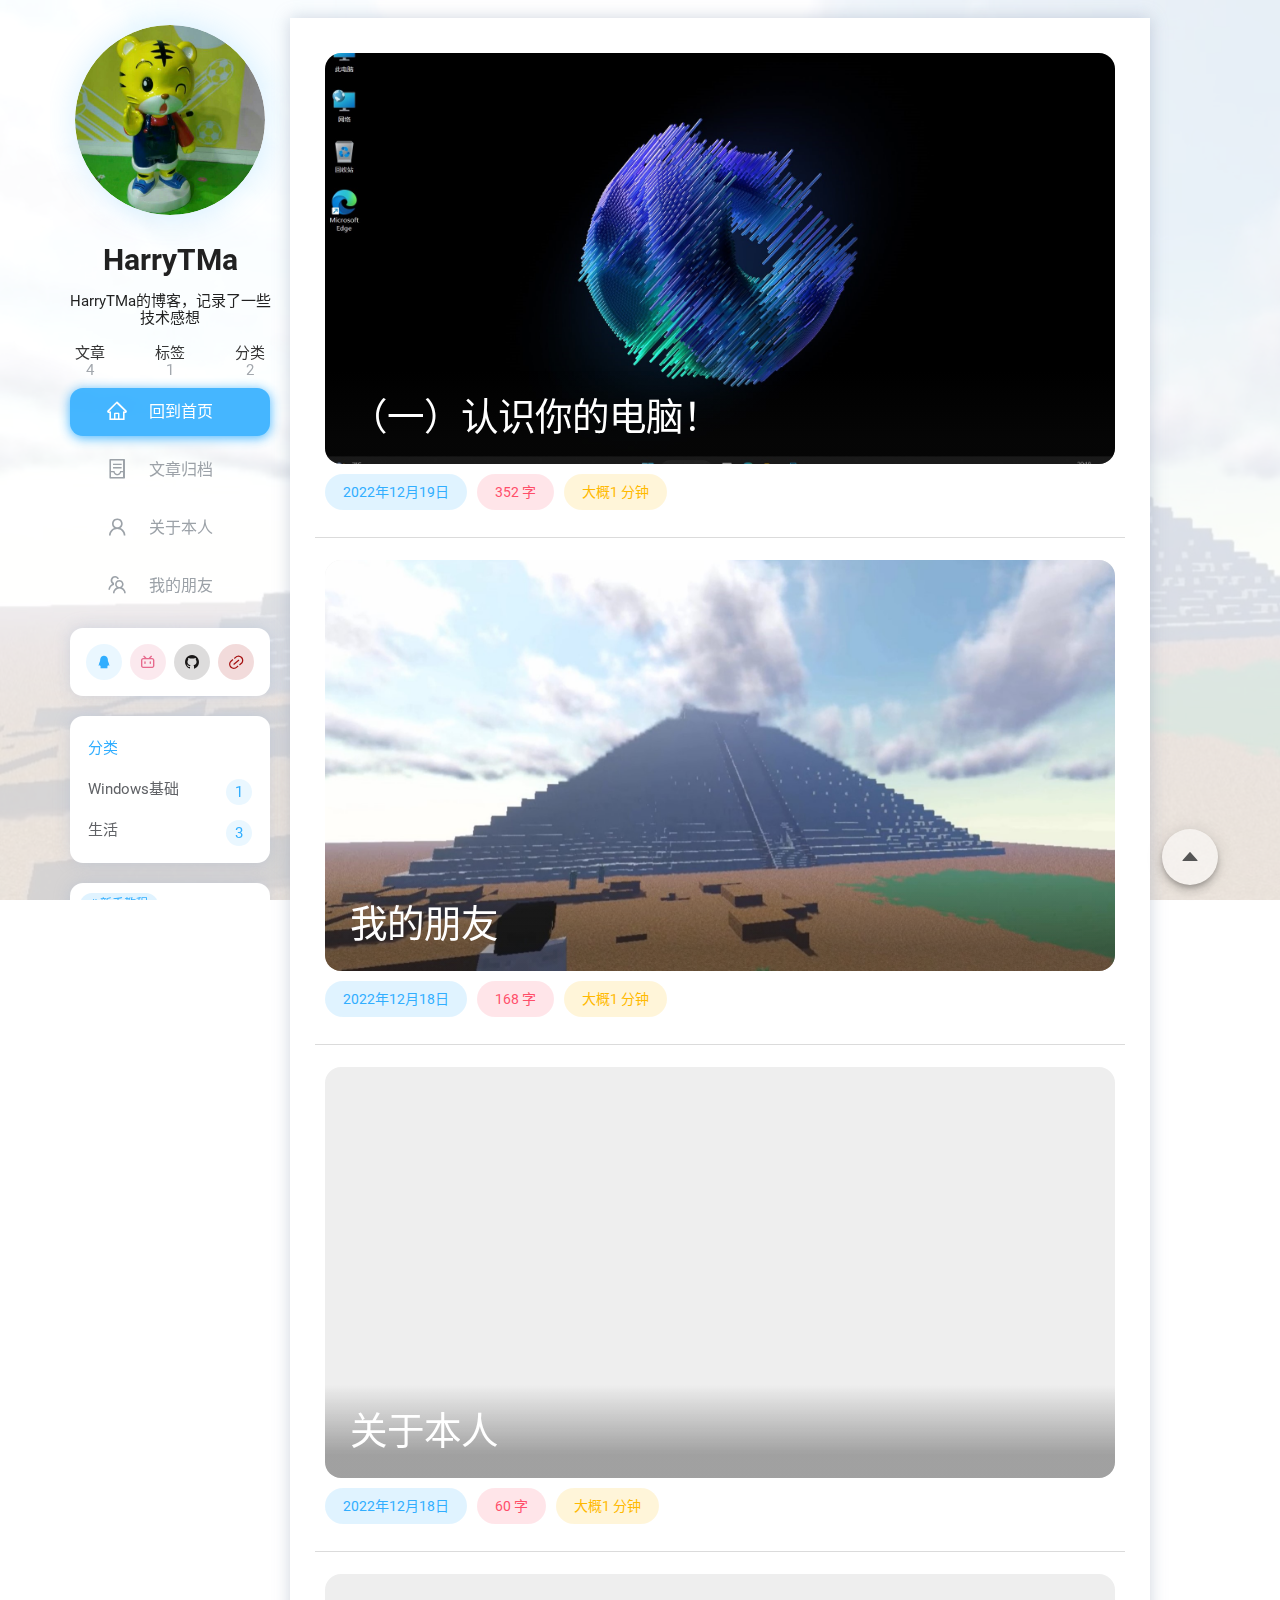
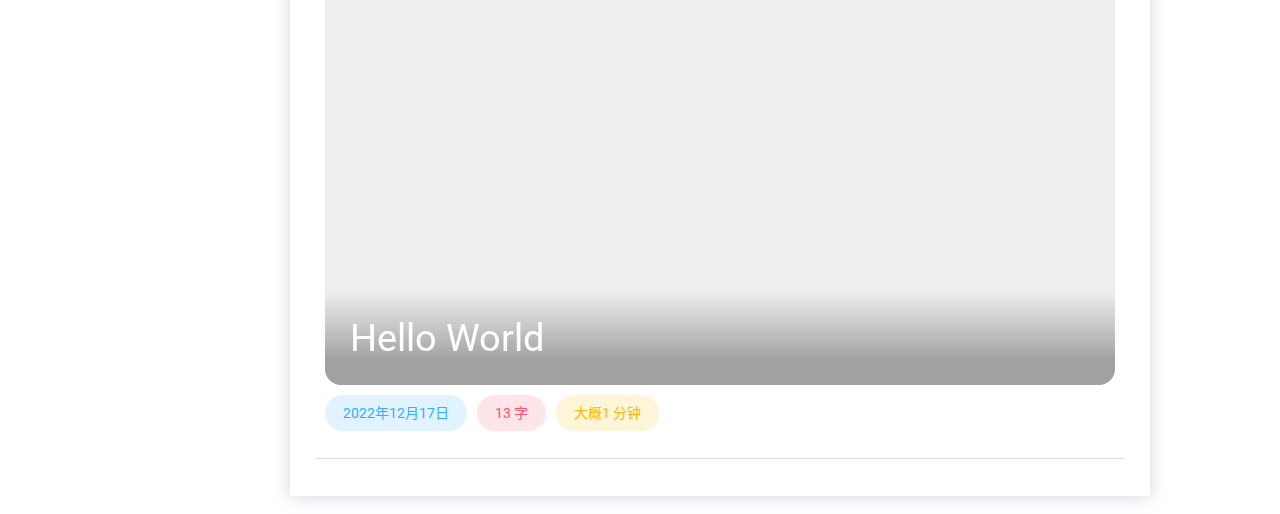
<file: index.html>
<!DOCTYPE html>
<html  lang="zh-cn"><head><meta charset="UTF-8" /><meta http-equiv="X-UA-Compatible" content="IE=edge" /><meta name="viewport" content="width=device-width, initial-scale=1.0" />
<link rel="stylesheet" href="/css/layout.css">
<title> HarryTMa的博客</title><link rel="stylesheet" href="/lib/mdui/mdui.min.css" /><script src="/lib/mdui/mdui.min.js"></script><script src="/lib/lazysizes.min.js"></script><script src="/lib/smooth-scrolling.js/index.js"></script><link rel="stylesheet" href="/lib/atom-one-dark.min.css" /><script src="/lib/highlight.min.js"></script><link rel="stylesheet" href="/lib/iconfont/iconfont.css" crossorigin /><link rel="stylesheet" href="/lib/katex.min.css" /><link rel="shortcut icon" href="/images/default-avatar.jpg" type="image/png" /><meta name="generator" content="Hexo 6.3.0"></head><body><div class="kira-background" style="background-image: url('/images/bg.jpg')"></div><div class="kira-header"><a class="kira-drawer-button mdui-ripple" title="导航栏" onclick="document.querySelector('.kira-sidebar-modal').classList.add('show');document.querySelector('.kira-sidebar#sidebar').classList.add('show');"><i class="kirafont icon-menu"></i></a><a href="/" title="HarryTMa的博客"><img src="/images/default-avatar.jpg" alt="HarryTMa"/></a></div><div class="kira-body"><div class="kira-sidebar" id="sidebar"><div class="kira-avatar mdui-ripple"><a href="/images/default-avatar.jpg" title="HarryTMa"><img src="/images/default-avatar.jpg" alt="HarryTMa" /></a></div><div style="text-align:center;"><table><tr><td width="5%"></td><td><h1 style="margin:0%;">HarryTMa</h1><p>HarryTMa的博客，记录了一些技术感想</p></td><td width="5%"></td></tr></table></div><div class="kira-count"><div><span>文章</span>4</div><div><span>标签</span>1</div><div><span>分类</span>2</div></div><div class="kira-list"><a class="kira-list-item mdui-ripple true" href="/"title="回到首页"><i class="kirafont icon-home"></i><div class="kira-list-item-content">回到首页</div></a><a class="kira-list-item mdui-ripple false" href="/archive.html"title="文章归档"><i class="kirafont icon-container"></i><div class="kira-list-item-content">文章归档</div></a><a class="kira-list-item mdui-ripple false" href="/2022/12/18/Life-Me"title="关于本人"><i class="kirafont icon-user"></i><div class="kira-list-item-content">关于本人</div></a><a class="kira-list-item mdui-ripple false" href="/2022/12/18/Life-Friends"title="我的朋友"><i class="kirafont icon-team"></i><div class="kira-list-item-content">我的朋友</div></a></div><aside id="kira-sidebar"> <div class="kira-widget-wrap"><div class="kira-widget kira-social"><a class="mdui-ripple" href="tencent://AddContact/?fromId=45&fromSubId=1&subcmd=all&uin=2563272978&website=www.oicqzone.com" target="_blank" mdui-tooltip="{content: 'QQ'}" style="color: rgb(49, 174, 255); background-color: rgba(49, 174, 255, .1);"><i class="kirafont icon-QQ"></i> </a><a class="mdui-ripple" href="https://space.bilibili.com/1837540737" target="_blank" mdui-tooltip="{content: '哔哩哔哩'}" style="color: rgb(231, 106, 141); background-color: rgba(231, 106, 141, .15);"><i class="kirafont icon-bilibili"></i> </a><a class="mdui-ripple" href="https://github.com/HarryTMa/" target="_blank" mdui-tooltip="{content: 'GitHub'}" style="color: rgb(25, 23, 23); background-color: rgba(25, 23, 23, .15);"><i class="kirafont icon-github"></i> </a><a class="mdui-ripple" href="https://www.zhihu.com/people/harry-76-78-54" target="_blank" mdui-tooltip="{content: '知乎'}" style="color: rgb(165, 15, 15); background-color: rgba(165, 15, 15, .15);"><i class="kirafont icon-link"></i> </a></div></div>  <div class="kira-widget-wrap"><h3 class="kira-widget-title">分类</h3><div class="kira-widget"><ul class="category-list">  <li class="category-list-item"><a class="category-list-link" href="/categories/Windows基础/">Windows基础</a><span class="category-list-count">1</span></li><li class="category-list-item"><a class="category-list-link" href="/categories/生活/">生活</a><span class="category-list-count">3</span></li></ul></div></div>  <div class="kira-widget-wrap"><div id="randomtagcloud" class="kira-widget tagcloud kira-rainbow"><a href="/tags/%E6%96%B0%E6%89%8B%E6%95%99%E7%A8%8B/" style="font-size: 10px;">新手教程</a></div></div> </aside><div class="kira-copyright">&copy; 2023 <a href="/">HarryTMa</a> Powered by <a href="http://hexo.io/" target="_blank">Hexo</a> & <a href="https://github.com/ch1ny/kira-hexo/" target="_blank">Kira-Hexo</a><br /></div></div><div class="kira-sidebar-modal" id="sidebar-modal" onclick="(function(self) {self.classList.remove('show');document.querySelector('.kira-sidebar.show#sidebar').classList.remove('show');})(this)"></div><div class="kira-content"><div id="kira-top-header"></div><div class="kira-main-content"><div class="kira-posts"><div class="kira-post"><a href="/2022/12/19/Basic-1-ExploreYourPc/"> <div class="kira-post-cover mdui-ripple" style="padding-bottom: '56.25%'"><img data-src="/images/SnapShot/Win11/Desktop.jpg" data-sizes="auto" alt="（一）认识你的电脑！" class="lazyload kira-post-cover-image" /><h1>（一）认识你的电脑！</h1></div></a><div class="kira-post-meta kira-rainbow"><a><i class="kirafont icon-calendar-fill"></i>2022年12月19日</a><a><i class="kirafont icon-areachart"></i>352 字</a><a><i class="kirafont icon-time-circle-fill"></i>大概1 分钟</a></div></div><div class="kira-hr"></div><div class="kira-post"><a href="/2022/12/18/Life-Friends/"> <div class="kira-post-cover mdui-ripple" style="padding-bottom: '56.25%'"><img data-src="/images/bg.jpg" data-sizes="auto" alt="我的朋友" class="lazyload" /><h1>我的朋友</h1></div></a><div class="kira-post-meta kira-rainbow"><a><i class="kirafont icon-calendar-fill"></i>2022年12月18日</a><a><i class="kirafont icon-areachart"></i>168 字</a><a><i class="kirafont icon-time-circle-fill"></i>大概1 分钟</a></div></div><div class="kira-hr"></div><div class="kira-post"><a href="/2022/12/18/Life-Me/"> <div class="kira-post-cover mdui-ripple" style="padding-bottom: '56.25%'"><img data-src="/images/default-avatar.jpg" data-sizes="auto" alt="关于本人" class="lazyload kira-post-cover-image" /><h1>关于本人</h1></div></a><div class="kira-post-meta kira-rainbow"><a><i class="kirafont icon-calendar-fill"></i>2022年12月18日</a><a><i class="kirafont icon-areachart"></i>60 字</a><a><i class="kirafont icon-time-circle-fill"></i>大概1 分钟</a></div></div><div class="kira-hr"></div><div class="kira-post"><a href="/2022/12/17/Life-HelloWorld/"> <div class="kira-post-cover mdui-ripple" style="padding-bottom: '56.25%'"><img data-src="/images/bg.jpg" data-sizes="auto" alt="Hello World" class="lazyload" /><h1>Hello World</h1></div></a><div class="kira-post-meta kira-rainbow"><a><i class="kirafont icon-calendar-fill"></i>2022年12月17日</a><a><i class="kirafont icon-areachart"></i>13 字</a><a><i class="kirafont icon-time-circle-fill"></i>大概1 分钟</a></div></div><div class="kira-hr"></div></div></div></div><div class="kira-right-column"><a onclick="document.querySelector('#kira-top-header').scrollIntoView({behavior: 'smooth'});" class="kira-backtotop" aria-label="回到顶部" title="回到顶部"><button class="mdui-fab mdui-ripple"><i class="kirafont icon-caret-up"></i></button></a></div></div></body></html>
</file>
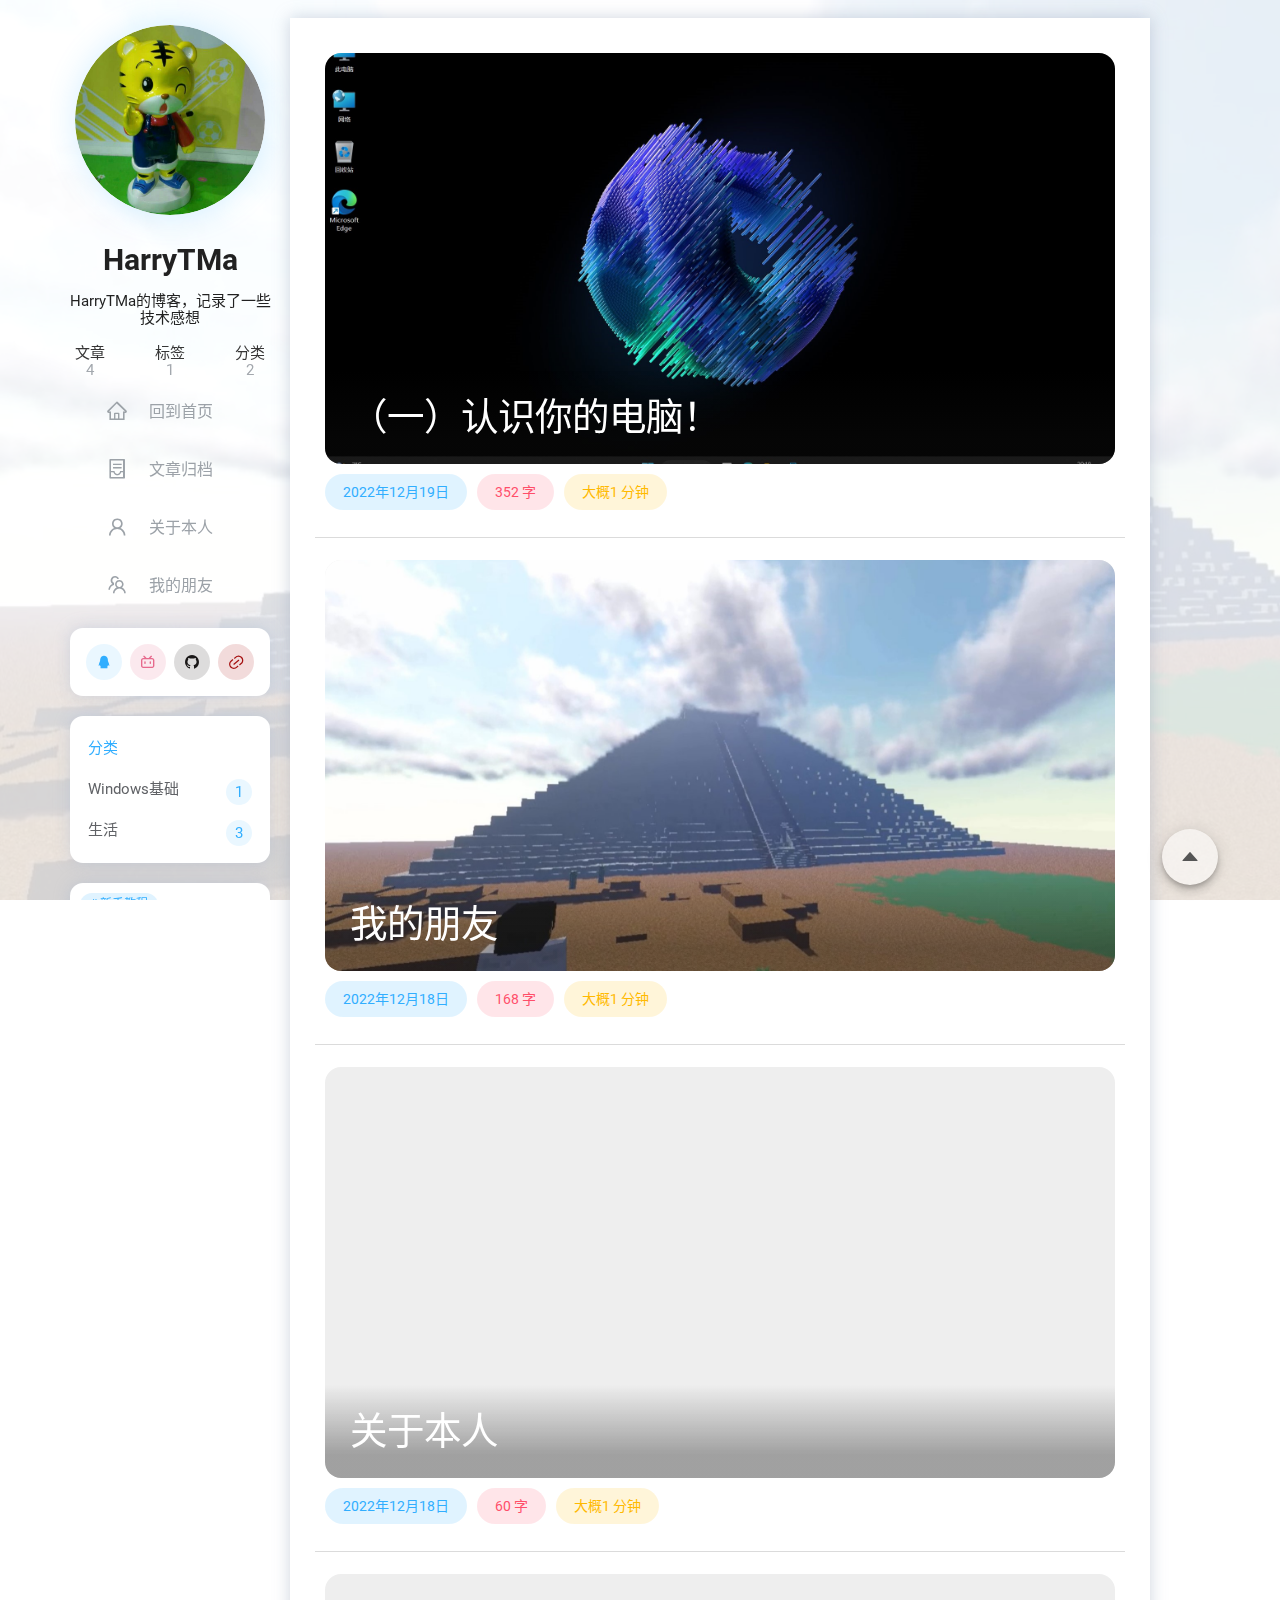
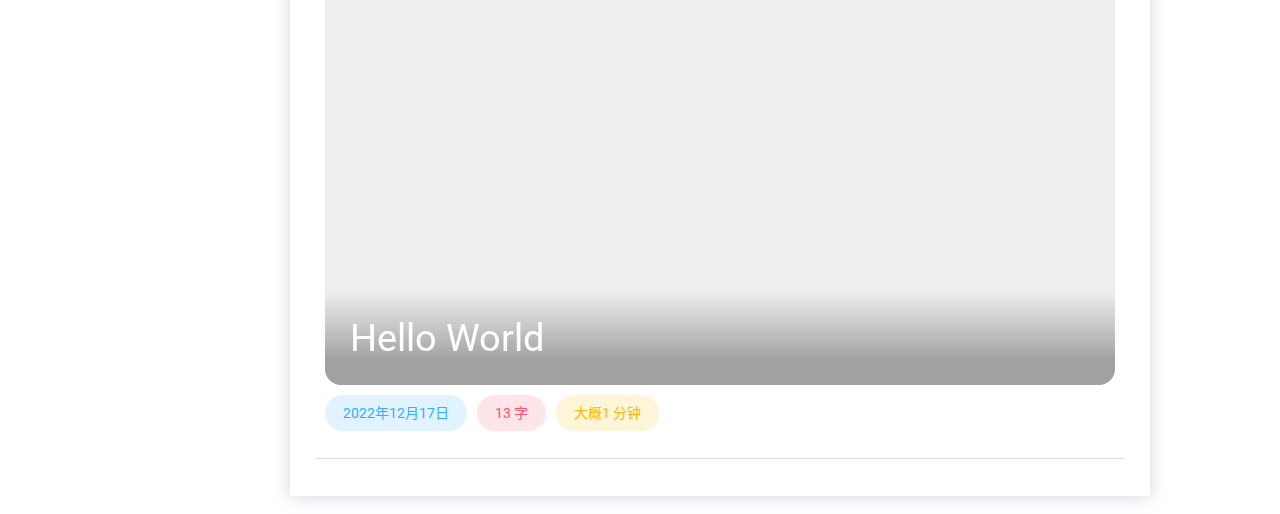
<file: archives/index.html>
<!DOCTYPE html>
<html  lang="zh-cn"><head><meta charset="UTF-8" /><meta http-equiv="X-UA-Compatible" content="IE=edge" /><meta name="viewport" content="width=device-width, initial-scale=1.0" />
<link rel="stylesheet" href="/css/layout.css">
<title> 文章归档 -  HarryTMa的博客</title><link rel="stylesheet" href="/lib/mdui/mdui.min.css" /><script src="/lib/mdui/mdui.min.js"></script><script src="/lib/lazysizes.min.js"></script><script src="/lib/smooth-scrolling.js/index.js"></script><link rel="stylesheet" href="/lib/atom-one-dark.min.css" /><script src="/lib/highlight.min.js"></script><link rel="stylesheet" href="/lib/iconfont/iconfont.css" crossorigin /><link rel="stylesheet" href="/lib/katex.min.css" /><link rel="shortcut icon" href="/images/default-avatar.jpg" type="image/png" /><meta name="generator" content="Hexo 6.3.0"></head><body><div class="kira-background" style="background-image: url('/images/bg.jpg')"></div><div class="kira-header"><a class="kira-drawer-button mdui-ripple" title="导航栏" onclick="document.querySelector('.kira-sidebar-modal').classList.add('show');document.querySelector('.kira-sidebar#sidebar').classList.add('show');"><i class="kirafont icon-menu"></i></a><a href="/" title="HarryTMa的博客"><img src="/images/default-avatar.jpg" alt="HarryTMa"/></a></div><div class="kira-body"><div class="kira-sidebar" id="sidebar"><div class="kira-avatar mdui-ripple"><a href="/images/default-avatar.jpg" title="HarryTMa"><img src="/images/default-avatar.jpg" alt="HarryTMa" /></a></div><div style="text-align:center;"><table><tr><td width="5%"></td><td><h1 style="margin:0%;">HarryTMa</h1><p>HarryTMa的博客，记录了一些技术感想</p></td><td width="5%"></td></tr></table></div><div class="kira-count"><div><span>文章</span>4</div><div><span>标签</span>1</div><div><span>分类</span>2</div></div><div class="kira-list"><a class="kira-list-item mdui-ripple false" href="/"title="回到首页"><i class="kirafont icon-home"></i><div class="kira-list-item-content">回到首页</div></a><a class="kira-list-item mdui-ripple false" href="/archive.html"title="文章归档"><i class="kirafont icon-container"></i><div class="kira-list-item-content">文章归档</div></a><a class="kira-list-item mdui-ripple false" href="/2022/12/18/Life-Me"title="关于本人"><i class="kirafont icon-user"></i><div class="kira-list-item-content">关于本人</div></a><a class="kira-list-item mdui-ripple false" href="/2022/12/18/Life-Friends"title="我的朋友"><i class="kirafont icon-team"></i><div class="kira-list-item-content">我的朋友</div></a></div><aside id="kira-sidebar"> <div class="kira-widget-wrap"><div class="kira-widget kira-social"><a class="mdui-ripple" href="tencent://AddContact/?fromId=45&fromSubId=1&subcmd=all&uin=2563272978&website=www.oicqzone.com" target="_blank" mdui-tooltip="{content: 'QQ'}" style="color: rgb(49, 174, 255); background-color: rgba(49, 174, 255, .1);"><i class="kirafont icon-QQ"></i> </a><a class="mdui-ripple" href="https://space.bilibili.com/1837540737" target="_blank" mdui-tooltip="{content: '哔哩哔哩'}" style="color: rgb(231, 106, 141); background-color: rgba(231, 106, 141, .15);"><i class="kirafont icon-bilibili"></i> </a><a class="mdui-ripple" href="https://github.com/HarryTMa/" target="_blank" mdui-tooltip="{content: 'GitHub'}" style="color: rgb(25, 23, 23); background-color: rgba(25, 23, 23, .15);"><i class="kirafont icon-github"></i> </a><a class="mdui-ripple" href="https://www.zhihu.com/people/harry-76-78-54" target="_blank" mdui-tooltip="{content: '知乎'}" style="color: rgb(165, 15, 15); background-color: rgba(165, 15, 15, .15);"><i class="kirafont icon-link"></i> </a></div></div>  <div class="kira-widget-wrap"><h3 class="kira-widget-title">分类</h3><div class="kira-widget"><ul class="category-list">  <li class="category-list-item"><a class="category-list-link" href="/categories/Windows基础/">Windows基础</a><span class="category-list-count">1</span></li><li class="category-list-item"><a class="category-list-link" href="/categories/生活/">生活</a><span class="category-list-count">3</span></li></ul></div></div>  <div class="kira-widget-wrap"><div id="randomtagcloud" class="kira-widget tagcloud kira-rainbow"><a href="/tags/%E6%96%B0%E6%89%8B%E6%95%99%E7%A8%8B/" style="font-size: 10px;">新手教程</a></div></div> </aside><div class="kira-copyright">&copy; 2023 <a href="/">HarryTMa</a> Powered by <a href="http://hexo.io/" target="_blank">Hexo</a> & <a href="https://github.com/ch1ny/kira-hexo/" target="_blank">Kira-Hexo</a><br /></div></div><div class="kira-sidebar-modal" id="sidebar-modal" onclick="(function(self) {self.classList.remove('show');document.querySelector('.kira-sidebar.show#sidebar').classList.remove('show');})(this)"></div><div class="kira-content"><div id="kira-top-header"></div><div class="kira-main-content"><div class="kira-posts"><div class="kira-post"><a href="/2022/12/19/Basic-1-ExploreYourPc/"> <div class="kira-post-cover mdui-ripple" style="padding-bottom: '56.25%'"><img data-src="/images/SnapShot/Win11/Desktop.jpg" data-sizes="auto" alt="（一）认识你的电脑！" class="lazyload kira-post-cover-image" /><h1>（一）认识你的电脑！</h1></div></a><div class="kira-post-meta kira-rainbow"><a><i class="kirafont icon-calendar-fill"></i>2022年12月19日</a><a><i class="kirafont icon-areachart"></i>352 字</a><a><i class="kirafont icon-time-circle-fill"></i>大概1 分钟</a></div></div><div class="kira-hr"></div><div class="kira-post"><a href="/2022/12/18/Life-Friends/"> <div class="kira-post-cover mdui-ripple" style="padding-bottom: '56.25%'"><img data-src="/images/bg.jpg" data-sizes="auto" alt="我的朋友" class="lazyload" /><h1>我的朋友</h1></div></a><div class="kira-post-meta kira-rainbow"><a><i class="kirafont icon-calendar-fill"></i>2022年12月18日</a><a><i class="kirafont icon-areachart"></i>168 字</a><a><i class="kirafont icon-time-circle-fill"></i>大概1 分钟</a></div></div><div class="kira-hr"></div><div class="kira-post"><a href="/2022/12/18/Life-Me/"> <div class="kira-post-cover mdui-ripple" style="padding-bottom: '56.25%'"><img data-src="/images/default-avatar.jpg" data-sizes="auto" alt="关于本人" class="lazyload kira-post-cover-image" /><h1>关于本人</h1></div></a><div class="kira-post-meta kira-rainbow"><a><i class="kirafont icon-calendar-fill"></i>2022年12月18日</a><a><i class="kirafont icon-areachart"></i>60 字</a><a><i class="kirafont icon-time-circle-fill"></i>大概1 分钟</a></div></div><div class="kira-hr"></div><div class="kira-post"><a href="/2022/12/17/Life-HelloWorld/"> <div class="kira-post-cover mdui-ripple" style="padding-bottom: '56.25%'"><img data-src="/images/bg.jpg" data-sizes="auto" alt="Hello World" class="lazyload" /><h1>Hello World</h1></div></a><div class="kira-post-meta kira-rainbow"><a><i class="kirafont icon-calendar-fill"></i>2022年12月17日</a><a><i class="kirafont icon-areachart"></i>13 字</a><a><i class="kirafont icon-time-circle-fill"></i>大概1 分钟</a></div></div><div class="kira-hr"></div></div></div></div><div class="kira-right-column"><a onclick="document.querySelector('#kira-top-header').scrollIntoView({behavior: 'smooth'});" class="kira-backtotop" aria-label="回到顶部" title="回到顶部"><button class="mdui-fab mdui-ripple"><i class="kirafont icon-caret-up"></i></button></a></div></div></body></html>
</file>
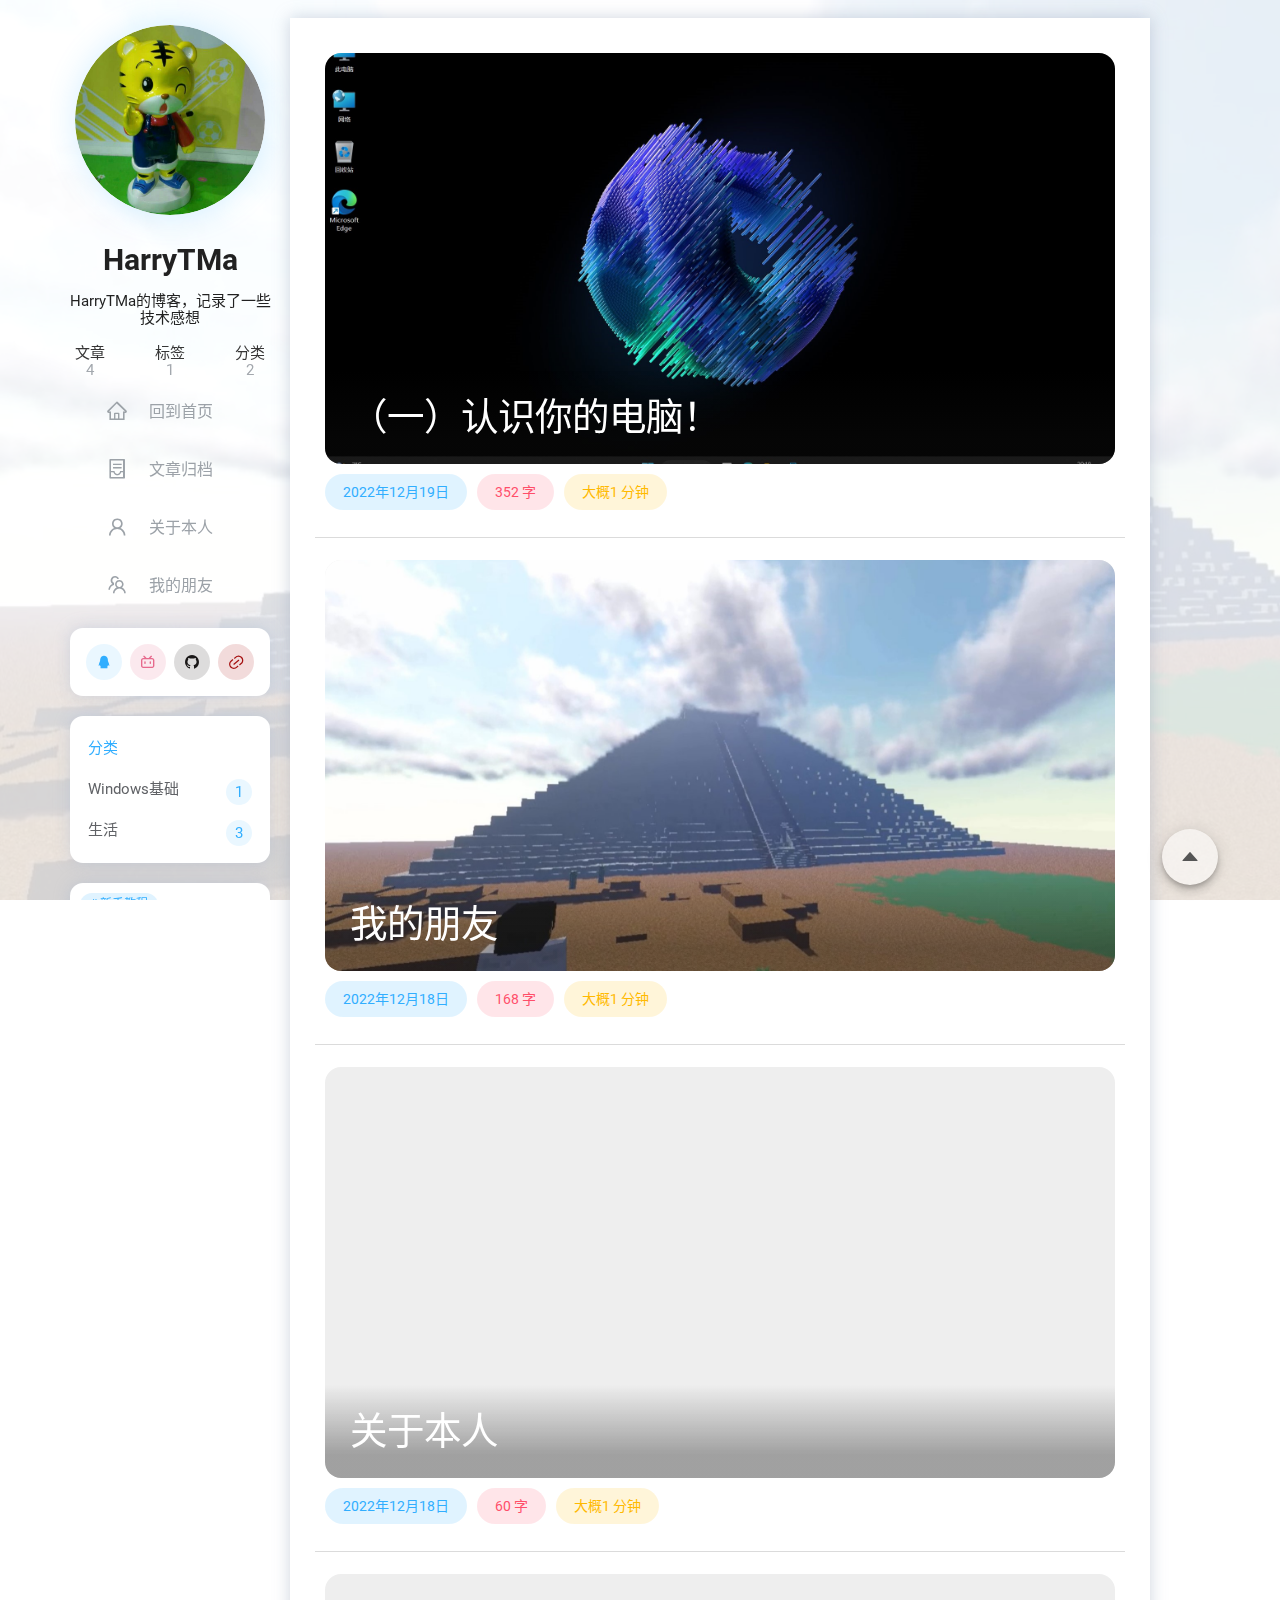
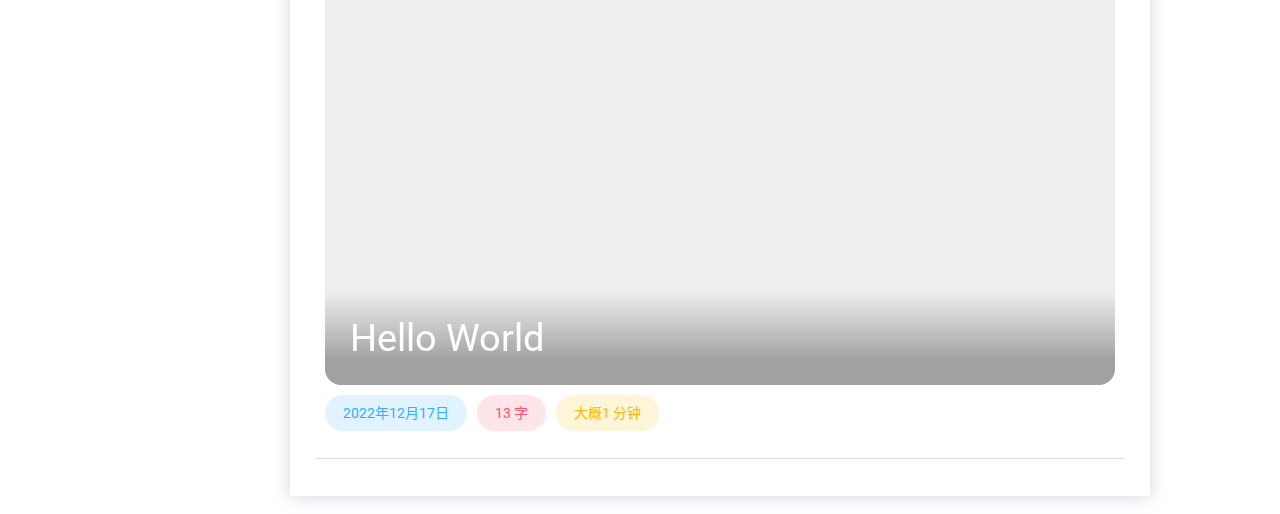
<file: archives/2022/index.html>
<!DOCTYPE html>
<html  lang="zh-cn"><head><meta charset="UTF-8" /><meta http-equiv="X-UA-Compatible" content="IE=edge" /><meta name="viewport" content="width=device-width, initial-scale=1.0" />
<link rel="stylesheet" href="/css/layout.css">
<title> 文章归档：2022 -  HarryTMa的博客</title><link rel="stylesheet" href="/lib/mdui/mdui.min.css" /><script src="/lib/mdui/mdui.min.js"></script><script src="/lib/lazysizes.min.js"></script><script src="/lib/smooth-scrolling.js/index.js"></script><link rel="stylesheet" href="/lib/atom-one-dark.min.css" /><script src="/lib/highlight.min.js"></script><link rel="stylesheet" href="/lib/iconfont/iconfont.css" crossorigin /><link rel="stylesheet" href="/lib/katex.min.css" /><link rel="shortcut icon" href="/images/default-avatar.jpg" type="image/png" /><meta name="generator" content="Hexo 6.3.0"></head><body><div class="kira-background" style="background-image: url('/images/bg.jpg')"></div><div class="kira-header"><a class="kira-drawer-button mdui-ripple" title="导航栏" onclick="document.querySelector('.kira-sidebar-modal').classList.add('show');document.querySelector('.kira-sidebar#sidebar').classList.add('show');"><i class="kirafont icon-menu"></i></a><a href="/" title="HarryTMa的博客"><img src="/images/default-avatar.jpg" alt="HarryTMa"/></a></div><div class="kira-body"><div class="kira-sidebar" id="sidebar"><div class="kira-avatar mdui-ripple"><a href="/images/default-avatar.jpg" title="HarryTMa"><img src="/images/default-avatar.jpg" alt="HarryTMa" /></a></div><div style="text-align:center;"><table><tr><td width="5%"></td><td><h1 style="margin:0%;">HarryTMa</h1><p>HarryTMa的博客，记录了一些技术感想</p></td><td width="5%"></td></tr></table></div><div class="kira-count"><div><span>文章</span>4</div><div><span>标签</span>1</div><div><span>分类</span>2</div></div><div class="kira-list"><a class="kira-list-item mdui-ripple false" href="/"title="回到首页"><i class="kirafont icon-home"></i><div class="kira-list-item-content">回到首页</div></a><a class="kira-list-item mdui-ripple false" href="/archive.html"title="文章归档"><i class="kirafont icon-container"></i><div class="kira-list-item-content">文章归档</div></a><a class="kira-list-item mdui-ripple false" href="/2022/12/18/Life-Me"title="关于本人"><i class="kirafont icon-user"></i><div class="kira-list-item-content">关于本人</div></a><a class="kira-list-item mdui-ripple false" href="/2022/12/18/Life-Friends"title="我的朋友"><i class="kirafont icon-team"></i><div class="kira-list-item-content">我的朋友</div></a></div><aside id="kira-sidebar"> <div class="kira-widget-wrap"><div class="kira-widget kira-social"><a class="mdui-ripple" href="tencent://AddContact/?fromId=45&fromSubId=1&subcmd=all&uin=2563272978&website=www.oicqzone.com" target="_blank" mdui-tooltip="{content: 'QQ'}" style="color: rgb(49, 174, 255); background-color: rgba(49, 174, 255, .1);"><i class="kirafont icon-QQ"></i> </a><a class="mdui-ripple" href="https://space.bilibili.com/1837540737" target="_blank" mdui-tooltip="{content: '哔哩哔哩'}" style="color: rgb(231, 106, 141); background-color: rgba(231, 106, 141, .15);"><i class="kirafont icon-bilibili"></i> </a><a class="mdui-ripple" href="https://github.com/HarryTMa/" target="_blank" mdui-tooltip="{content: 'GitHub'}" style="color: rgb(25, 23, 23); background-color: rgba(25, 23, 23, .15);"><i class="kirafont icon-github"></i> </a><a class="mdui-ripple" href="https://www.zhihu.com/people/harry-76-78-54" target="_blank" mdui-tooltip="{content: '知乎'}" style="color: rgb(165, 15, 15); background-color: rgba(165, 15, 15, .15);"><i class="kirafont icon-link"></i> </a></div></div>  <div class="kira-widget-wrap"><h3 class="kira-widget-title">分类</h3><div class="kira-widget"><ul class="category-list">  <li class="category-list-item"><a class="category-list-link" href="/categories/Windows基础/">Windows基础</a><span class="category-list-count">1</span></li><li class="category-list-item"><a class="category-list-link" href="/categories/生活/">生活</a><span class="category-list-count">3</span></li></ul></div></div>  <div class="kira-widget-wrap"><div id="randomtagcloud" class="kira-widget tagcloud kira-rainbow"><a href="/tags/%E6%96%B0%E6%89%8B%E6%95%99%E7%A8%8B/" style="font-size: 10px;">新手教程</a></div></div> </aside><div class="kira-copyright">&copy; 2023 <a href="/">HarryTMa</a> Powered by <a href="http://hexo.io/" target="_blank">Hexo</a> & <a href="https://github.com/ch1ny/kira-hexo/" target="_blank">Kira-Hexo</a><br /></div></div><div class="kira-sidebar-modal" id="sidebar-modal" onclick="(function(self) {self.classList.remove('show');document.querySelector('.kira-sidebar.show#sidebar').classList.remove('show');})(this)"></div><div class="kira-content"><div id="kira-top-header"></div><div class="kira-main-content"><div class="kira-posts"><div class="kira-post"><a href="/2022/12/19/Basic-1-ExploreYourPc/"> <div class="kira-post-cover mdui-ripple" style="padding-bottom: '56.25%'"><img data-src="/images/SnapShot/Win11/Desktop.jpg" data-sizes="auto" alt="（一）认识你的电脑！" class="lazyload kira-post-cover-image" /><h1>（一）认识你的电脑！</h1></div></a><div class="kira-post-meta kira-rainbow"><a><i class="kirafont icon-calendar-fill"></i>2022年12月19日</a><a><i class="kirafont icon-areachart"></i>352 字</a><a><i class="kirafont icon-time-circle-fill"></i>大概1 分钟</a></div></div><div class="kira-hr"></div><div class="kira-post"><a href="/2022/12/18/Life-Friends/"> <div class="kira-post-cover mdui-ripple" style="padding-bottom: '56.25%'"><img data-src="/images/bg.jpg" data-sizes="auto" alt="我的朋友" class="lazyload" /><h1>我的朋友</h1></div></a><div class="kira-post-meta kira-rainbow"><a><i class="kirafont icon-calendar-fill"></i>2022年12月18日</a><a><i class="kirafont icon-areachart"></i>168 字</a><a><i class="kirafont icon-time-circle-fill"></i>大概1 分钟</a></div></div><div class="kira-hr"></div><div class="kira-post"><a href="/2022/12/18/Life-Me/"> <div class="kira-post-cover mdui-ripple" style="padding-bottom: '56.25%'"><img data-src="/images/default-avatar.jpg" data-sizes="auto" alt="关于本人" class="lazyload kira-post-cover-image" /><h1>关于本人</h1></div></a><div class="kira-post-meta kira-rainbow"><a><i class="kirafont icon-calendar-fill"></i>2022年12月18日</a><a><i class="kirafont icon-areachart"></i>60 字</a><a><i class="kirafont icon-time-circle-fill"></i>大概1 分钟</a></div></div><div class="kira-hr"></div><div class="kira-post"><a href="/2022/12/17/Life-HelloWorld/"> <div class="kira-post-cover mdui-ripple" style="padding-bottom: '56.25%'"><img data-src="/images/bg.jpg" data-sizes="auto" alt="Hello World" class="lazyload" /><h1>Hello World</h1></div></a><div class="kira-post-meta kira-rainbow"><a><i class="kirafont icon-calendar-fill"></i>2022年12月17日</a><a><i class="kirafont icon-areachart"></i>13 字</a><a><i class="kirafont icon-time-circle-fill"></i>大概1 分钟</a></div></div><div class="kira-hr"></div></div></div></div><div class="kira-right-column"><a onclick="document.querySelector('#kira-top-header').scrollIntoView({behavior: 'smooth'});" class="kira-backtotop" aria-label="回到顶部" title="回到顶部"><button class="mdui-fab mdui-ripple"><i class="kirafont icon-caret-up"></i></button></a></div></div></body></html>
</file>
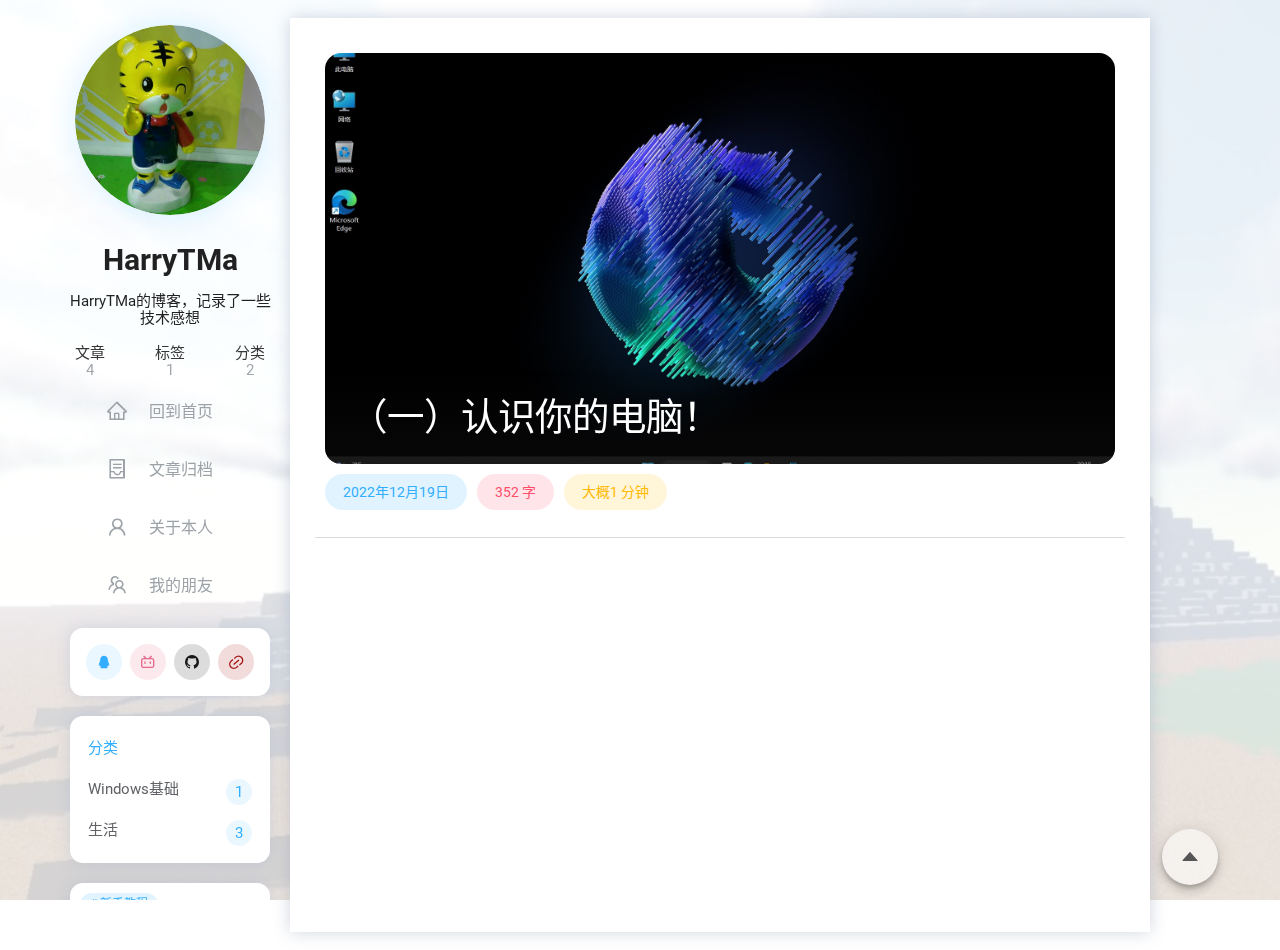
<file: categories/Windows基础/index.html>
<!DOCTYPE html>
<html  lang="zh-cn"><head><meta charset="UTF-8" /><meta http-equiv="X-UA-Compatible" content="IE=edge" /><meta name="viewport" content="width=device-width, initial-scale=1.0" />
<link rel="stylesheet" href="/css/layout.css">
<title> 分类：Windows基础 -  HarryTMa的博客</title><link rel="stylesheet" href="/lib/mdui/mdui.min.css" /><script src="/lib/mdui/mdui.min.js"></script><script src="/lib/lazysizes.min.js"></script><script src="/lib/smooth-scrolling.js/index.js"></script><link rel="stylesheet" href="/lib/atom-one-dark.min.css" /><script src="/lib/highlight.min.js"></script><link rel="stylesheet" href="/lib/iconfont/iconfont.css" crossorigin /><link rel="stylesheet" href="/lib/katex.min.css" /><link rel="shortcut icon" href="/images/default-avatar.jpg" type="image/png" /><meta name="generator" content="Hexo 6.3.0"></head><body><div class="kira-background" style="background-image: url('/images/bg.jpg')"></div><div class="kira-header"><a class="kira-drawer-button mdui-ripple" title="导航栏" onclick="document.querySelector('.kira-sidebar-modal').classList.add('show');document.querySelector('.kira-sidebar#sidebar').classList.add('show');"><i class="kirafont icon-menu"></i></a><a href="/" title="HarryTMa的博客"><img src="/images/default-avatar.jpg" alt="HarryTMa"/></a></div><div class="kira-body"><div class="kira-sidebar" id="sidebar"><div class="kira-avatar mdui-ripple"><a href="/images/default-avatar.jpg" title="HarryTMa"><img src="/images/default-avatar.jpg" alt="HarryTMa" /></a></div><div style="text-align:center;"><table><tr><td width="5%"></td><td><h1 style="margin:0%;">HarryTMa</h1><p>HarryTMa的博客，记录了一些技术感想</p></td><td width="5%"></td></tr></table></div><div class="kira-count"><div><span>文章</span>4</div><div><span>标签</span>1</div><div><span>分类</span>2</div></div><div class="kira-list"><a class="kira-list-item mdui-ripple false" href="/"title="回到首页"><i class="kirafont icon-home"></i><div class="kira-list-item-content">回到首页</div></a><a class="kira-list-item mdui-ripple false" href="/archive.html"title="文章归档"><i class="kirafont icon-container"></i><div class="kira-list-item-content">文章归档</div></a><a class="kira-list-item mdui-ripple false" href="/2022/12/18/Life-Me"title="关于本人"><i class="kirafont icon-user"></i><div class="kira-list-item-content">关于本人</div></a><a class="kira-list-item mdui-ripple false" href="/2022/12/18/Life-Friends"title="我的朋友"><i class="kirafont icon-team"></i><div class="kira-list-item-content">我的朋友</div></a></div><aside id="kira-sidebar"> <div class="kira-widget-wrap"><div class="kira-widget kira-social"><a class="mdui-ripple" href="tencent://AddContact/?fromId=45&fromSubId=1&subcmd=all&uin=2563272978&website=www.oicqzone.com" target="_blank" mdui-tooltip="{content: 'QQ'}" style="color: rgb(49, 174, 255); background-color: rgba(49, 174, 255, .1);"><i class="kirafont icon-QQ"></i> </a><a class="mdui-ripple" href="https://space.bilibili.com/1837540737" target="_blank" mdui-tooltip="{content: '哔哩哔哩'}" style="color: rgb(231, 106, 141); background-color: rgba(231, 106, 141, .15);"><i class="kirafont icon-bilibili"></i> </a><a class="mdui-ripple" href="https://github.com/HarryTMa/" target="_blank" mdui-tooltip="{content: 'GitHub'}" style="color: rgb(25, 23, 23); background-color: rgba(25, 23, 23, .15);"><i class="kirafont icon-github"></i> </a><a class="mdui-ripple" href="https://www.zhihu.com/people/harry-76-78-54" target="_blank" mdui-tooltip="{content: '知乎'}" style="color: rgb(165, 15, 15); background-color: rgba(165, 15, 15, .15);"><i class="kirafont icon-link"></i> </a></div></div>  <div class="kira-widget-wrap"><h3 class="kira-widget-title">分类</h3><div class="kira-widget"><ul class="category-list">  <li class="category-list-item"><a class="category-list-link" href="/categories/Windows基础/">Windows基础</a><span class="category-list-count">1</span></li><li class="category-list-item"><a class="category-list-link" href="/categories/生活/">生活</a><span class="category-list-count">3</span></li></ul></div></div>  <div class="kira-widget-wrap"><div id="randomtagcloud" class="kira-widget tagcloud kira-rainbow"><a href="/tags/%E6%96%B0%E6%89%8B%E6%95%99%E7%A8%8B/" style="font-size: 10px;">新手教程</a></div></div> </aside><div class="kira-copyright">&copy; 2023 <a href="/">HarryTMa</a> Powered by <a href="http://hexo.io/" target="_blank">Hexo</a> & <a href="https://github.com/ch1ny/kira-hexo/" target="_blank">Kira-Hexo</a><br /></div></div><div class="kira-sidebar-modal" id="sidebar-modal" onclick="(function(self) {self.classList.remove('show');document.querySelector('.kira-sidebar.show#sidebar').classList.remove('show');})(this)"></div><div class="kira-content"><div id="kira-top-header"></div><div class="kira-main-content"><div class="kira-posts"><div class="kira-post"><a href="/2022/12/19/Basic-1-ExploreYourPc/"> <div class="kira-post-cover mdui-ripple" style="padding-bottom: '56.25%'"><img data-src="/images/SnapShot/Win11/Desktop.jpg" data-sizes="auto" alt="（一）认识你的电脑！" class="lazyload kira-post-cover-image" /><h1>（一）认识你的电脑！</h1></div></a><div class="kira-post-meta kira-rainbow"><a><i class="kirafont icon-calendar-fill"></i>2022年12月19日</a><a><i class="kirafont icon-areachart"></i>352 字</a><a><i class="kirafont icon-time-circle-fill"></i>大概1 分钟</a></div></div><div class="kira-hr"></div></div></div></div><div class="kira-right-column"><a onclick="document.querySelector('#kira-top-header').scrollIntoView({behavior: 'smooth'});" class="kira-backtotop" aria-label="回到顶部" title="回到顶部"><button class="mdui-fab mdui-ripple"><i class="kirafont icon-caret-up"></i></button></a></div></div></body></html>
</file>
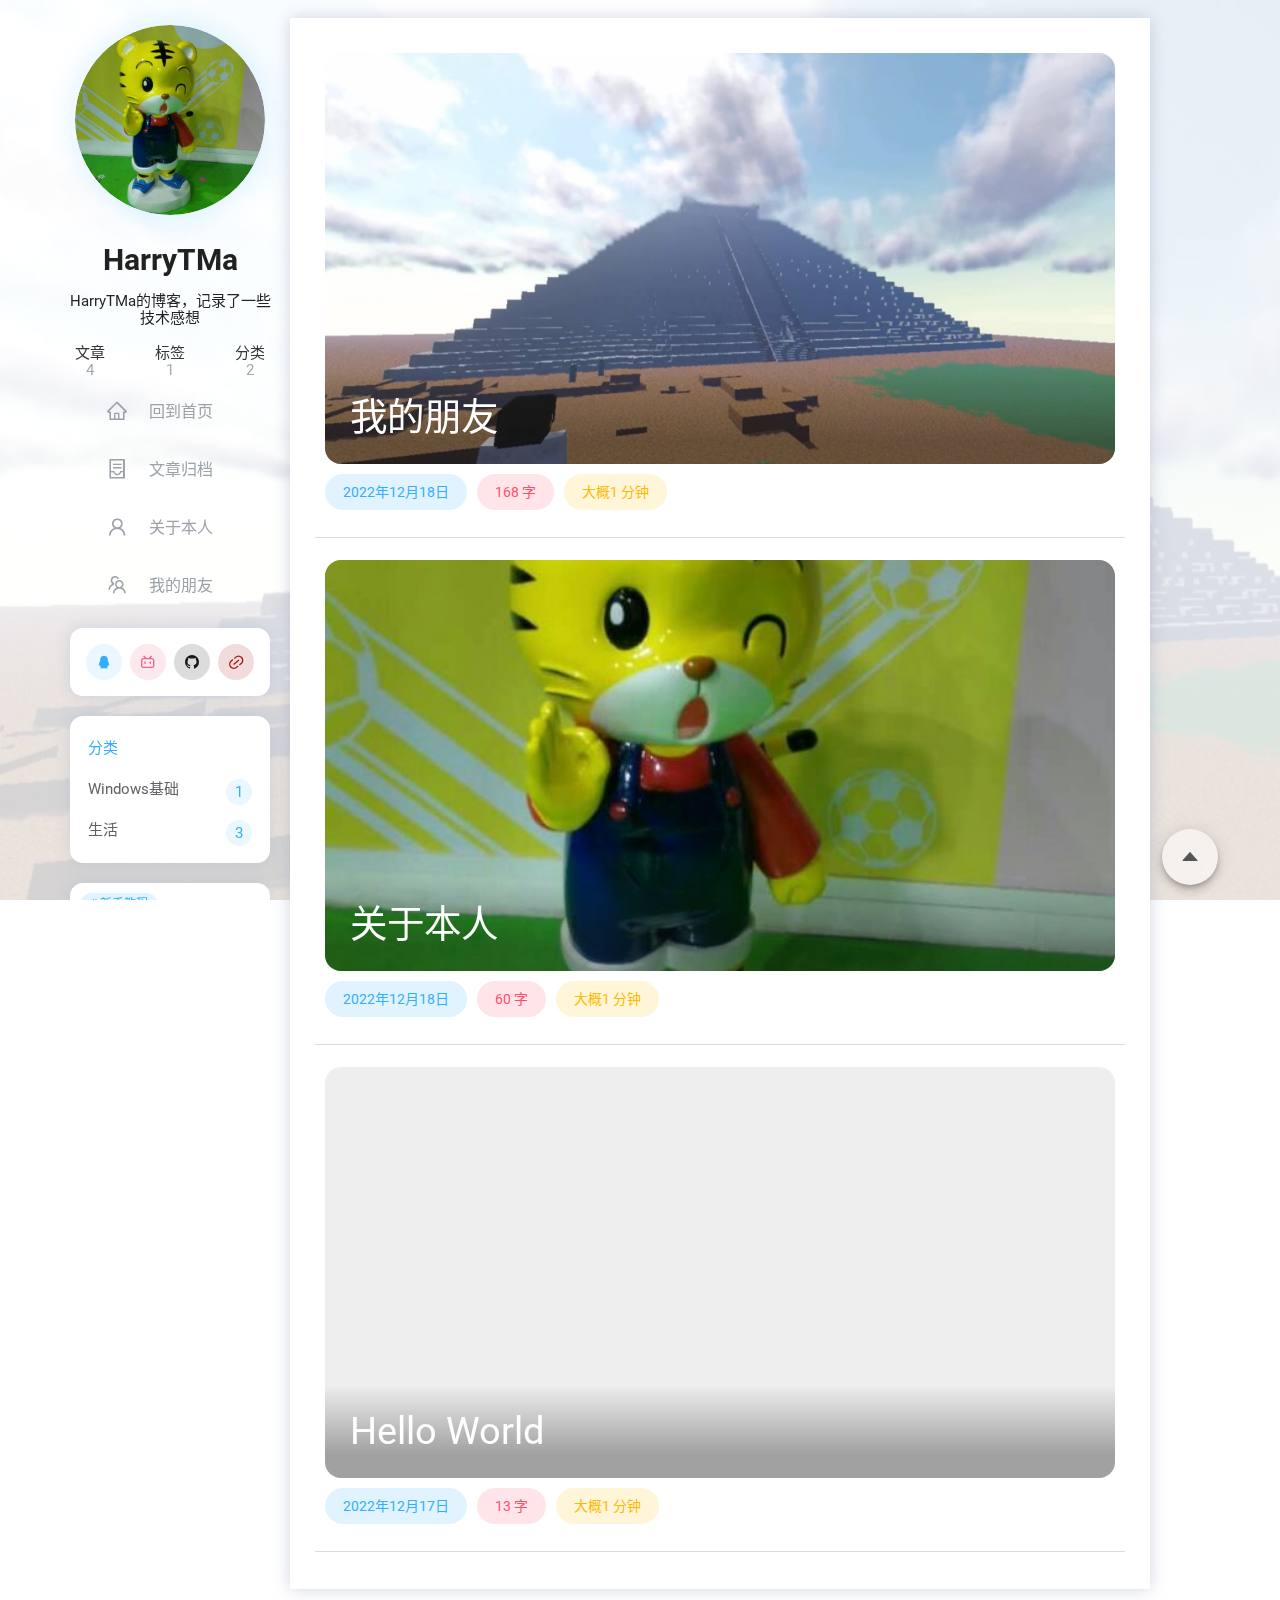
<file: categories/生活/index.html>
<!DOCTYPE html>
<html  lang="zh-cn"><head><meta charset="UTF-8" /><meta http-equiv="X-UA-Compatible" content="IE=edge" /><meta name="viewport" content="width=device-width, initial-scale=1.0" />
<link rel="stylesheet" href="/css/layout.css">
<title> 分类：生活 -  HarryTMa的博客</title><link rel="stylesheet" href="/lib/mdui/mdui.min.css" /><script src="/lib/mdui/mdui.min.js"></script><script src="/lib/lazysizes.min.js"></script><script src="/lib/smooth-scrolling.js/index.js"></script><link rel="stylesheet" href="/lib/atom-one-dark.min.css" /><script src="/lib/highlight.min.js"></script><link rel="stylesheet" href="/lib/iconfont/iconfont.css" crossorigin /><link rel="stylesheet" href="/lib/katex.min.css" /><link rel="shortcut icon" href="/images/default-avatar.jpg" type="image/png" /><meta name="generator" content="Hexo 6.3.0"></head><body><div class="kira-background" style="background-image: url('/images/bg.jpg')"></div><div class="kira-header"><a class="kira-drawer-button mdui-ripple" title="导航栏" onclick="document.querySelector('.kira-sidebar-modal').classList.add('show');document.querySelector('.kira-sidebar#sidebar').classList.add('show');"><i class="kirafont icon-menu"></i></a><a href="/" title="HarryTMa的博客"><img src="/images/default-avatar.jpg" alt="HarryTMa"/></a></div><div class="kira-body"><div class="kira-sidebar" id="sidebar"><div class="kira-avatar mdui-ripple"><a href="/images/default-avatar.jpg" title="HarryTMa"><img src="/images/default-avatar.jpg" alt="HarryTMa" /></a></div><div style="text-align:center;"><table><tr><td width="5%"></td><td><h1 style="margin:0%;">HarryTMa</h1><p>HarryTMa的博客，记录了一些技术感想</p></td><td width="5%"></td></tr></table></div><div class="kira-count"><div><span>文章</span>4</div><div><span>标签</span>1</div><div><span>分类</span>2</div></div><div class="kira-list"><a class="kira-list-item mdui-ripple false" href="/"title="回到首页"><i class="kirafont icon-home"></i><div class="kira-list-item-content">回到首页</div></a><a class="kira-list-item mdui-ripple false" href="/archive.html"title="文章归档"><i class="kirafont icon-container"></i><div class="kira-list-item-content">文章归档</div></a><a class="kira-list-item mdui-ripple false" href="/2022/12/18/Life-Me"title="关于本人"><i class="kirafont icon-user"></i><div class="kira-list-item-content">关于本人</div></a><a class="kira-list-item mdui-ripple false" href="/2022/12/18/Life-Friends"title="我的朋友"><i class="kirafont icon-team"></i><div class="kira-list-item-content">我的朋友</div></a></div><aside id="kira-sidebar"> <div class="kira-widget-wrap"><div class="kira-widget kira-social"><a class="mdui-ripple" href="tencent://AddContact/?fromId=45&fromSubId=1&subcmd=all&uin=2563272978&website=www.oicqzone.com" target="_blank" mdui-tooltip="{content: 'QQ'}" style="color: rgb(49, 174, 255); background-color: rgba(49, 174, 255, .1);"><i class="kirafont icon-QQ"></i> </a><a class="mdui-ripple" href="https://space.bilibili.com/1837540737" target="_blank" mdui-tooltip="{content: '哔哩哔哩'}" style="color: rgb(231, 106, 141); background-color: rgba(231, 106, 141, .15);"><i class="kirafont icon-bilibili"></i> </a><a class="mdui-ripple" href="https://github.com/HarryTMa/" target="_blank" mdui-tooltip="{content: 'GitHub'}" style="color: rgb(25, 23, 23); background-color: rgba(25, 23, 23, .15);"><i class="kirafont icon-github"></i> </a><a class="mdui-ripple" href="https://www.zhihu.com/people/harry-76-78-54" target="_blank" mdui-tooltip="{content: '知乎'}" style="color: rgb(165, 15, 15); background-color: rgba(165, 15, 15, .15);"><i class="kirafont icon-link"></i> </a></div></div>  <div class="kira-widget-wrap"><h3 class="kira-widget-title">分类</h3><div class="kira-widget"><ul class="category-list">  <li class="category-list-item"><a class="category-list-link" href="/categories/Windows基础/">Windows基础</a><span class="category-list-count">1</span></li><li class="category-list-item"><a class="category-list-link" href="/categories/生活/">生活</a><span class="category-list-count">3</span></li></ul></div></div>  <div class="kira-widget-wrap"><div id="randomtagcloud" class="kira-widget tagcloud kira-rainbow"><a href="/tags/%E6%96%B0%E6%89%8B%E6%95%99%E7%A8%8B/" style="font-size: 10px;">新手教程</a></div></div> </aside><div class="kira-copyright">&copy; 2023 <a href="/">HarryTMa</a> Powered by <a href="http://hexo.io/" target="_blank">Hexo</a> & <a href="https://github.com/ch1ny/kira-hexo/" target="_blank">Kira-Hexo</a><br /></div></div><div class="kira-sidebar-modal" id="sidebar-modal" onclick="(function(self) {self.classList.remove('show');document.querySelector('.kira-sidebar.show#sidebar').classList.remove('show');})(this)"></div><div class="kira-content"><div id="kira-top-header"></div><div class="kira-main-content"><div class="kira-posts"><div class="kira-post"><a href="/2022/12/18/Life-Friends/"> <div class="kira-post-cover mdui-ripple" style="padding-bottom: '56.25%'"><img data-src="/images/bg.jpg" data-sizes="auto" alt="我的朋友" class="lazyload" /><h1>我的朋友</h1></div></a><div class="kira-post-meta kira-rainbow"><a><i class="kirafont icon-calendar-fill"></i>2022年12月18日</a><a><i class="kirafont icon-areachart"></i>168 字</a><a><i class="kirafont icon-time-circle-fill"></i>大概1 分钟</a></div></div><div class="kira-hr"></div><div class="kira-post"><a href="/2022/12/18/Life-Me/"> <div class="kira-post-cover mdui-ripple" style="padding-bottom: '56.25%'"><img data-src="/images/default-avatar.jpg" data-sizes="auto" alt="关于本人" class="lazyload kira-post-cover-image" /><h1>关于本人</h1></div></a><div class="kira-post-meta kira-rainbow"><a><i class="kirafont icon-calendar-fill"></i>2022年12月18日</a><a><i class="kirafont icon-areachart"></i>60 字</a><a><i class="kirafont icon-time-circle-fill"></i>大概1 分钟</a></div></div><div class="kira-hr"></div><div class="kira-post"><a href="/2022/12/17/Life-HelloWorld/"> <div class="kira-post-cover mdui-ripple" style="padding-bottom: '56.25%'"><img data-src="/images/bg.jpg" data-sizes="auto" alt="Hello World" class="lazyload" /><h1>Hello World</h1></div></a><div class="kira-post-meta kira-rainbow"><a><i class="kirafont icon-calendar-fill"></i>2022年12月17日</a><a><i class="kirafont icon-areachart"></i>13 字</a><a><i class="kirafont icon-time-circle-fill"></i>大概1 分钟</a></div></div><div class="kira-hr"></div></div></div></div><div class="kira-right-column"><a onclick="document.querySelector('#kira-top-header').scrollIntoView({behavior: 'smooth'});" class="kira-backtotop" aria-label="回到顶部" title="回到顶部"><button class="mdui-fab mdui-ripple"><i class="kirafont icon-caret-up"></i></button></a></div></div></body></html>
</file>
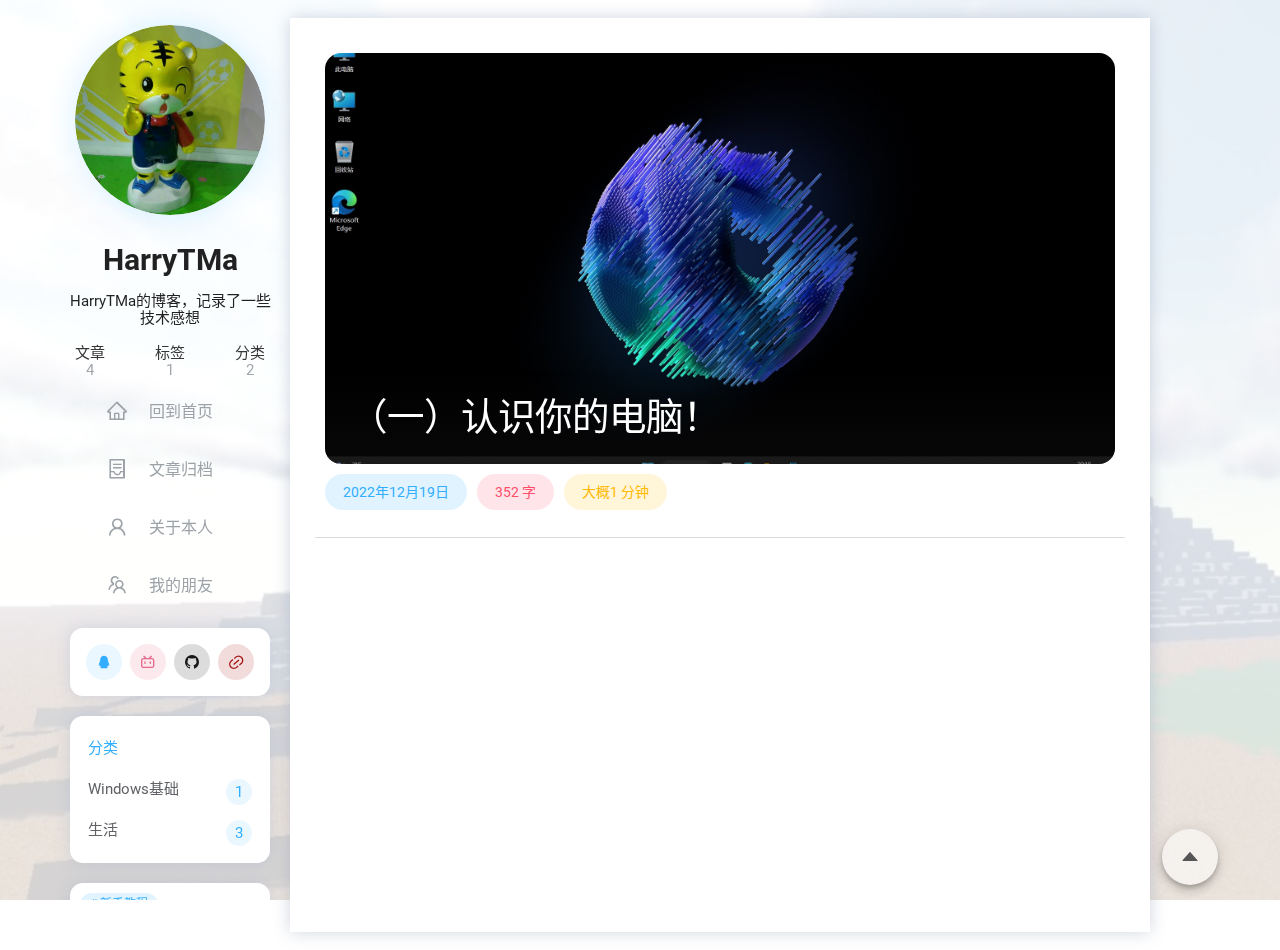
<file: tags/新手教程/index.html>
<!DOCTYPE html>
<html  lang="zh-cn"><head><meta charset="UTF-8" /><meta http-equiv="X-UA-Compatible" content="IE=edge" /><meta name="viewport" content="width=device-width, initial-scale=1.0" />
<link rel="stylesheet" href="/css/layout.css">
<title> 标签：新手教程 -  HarryTMa的博客</title><link rel="stylesheet" href="/lib/mdui/mdui.min.css" /><script src="/lib/mdui/mdui.min.js"></script><script src="/lib/lazysizes.min.js"></script><script src="/lib/smooth-scrolling.js/index.js"></script><link rel="stylesheet" href="/lib/atom-one-dark.min.css" /><script src="/lib/highlight.min.js"></script><link rel="stylesheet" href="/lib/iconfont/iconfont.css" crossorigin /><link rel="stylesheet" href="/lib/katex.min.css" /><link rel="shortcut icon" href="/images/default-avatar.jpg" type="image/png" /><meta name="generator" content="Hexo 6.3.0"></head><body><div class="kira-background" style="background-image: url('/images/bg.jpg')"></div><div class="kira-header"><a class="kira-drawer-button mdui-ripple" title="导航栏" onclick="document.querySelector('.kira-sidebar-modal').classList.add('show');document.querySelector('.kira-sidebar#sidebar').classList.add('show');"><i class="kirafont icon-menu"></i></a><a href="/" title="HarryTMa的博客"><img src="/images/default-avatar.jpg" alt="HarryTMa"/></a></div><div class="kira-body"><div class="kira-sidebar" id="sidebar"><div class="kira-avatar mdui-ripple"><a href="/images/default-avatar.jpg" title="HarryTMa"><img src="/images/default-avatar.jpg" alt="HarryTMa" /></a></div><div style="text-align:center;"><table><tr><td width="5%"></td><td><h1 style="margin:0%;">HarryTMa</h1><p>HarryTMa的博客，记录了一些技术感想</p></td><td width="5%"></td></tr></table></div><div class="kira-count"><div><span>文章</span>4</div><div><span>标签</span>1</div><div><span>分类</span>2</div></div><div class="kira-list"><a class="kira-list-item mdui-ripple false" href="/"title="回到首页"><i class="kirafont icon-home"></i><div class="kira-list-item-content">回到首页</div></a><a class="kira-list-item mdui-ripple false" href="/archive.html"title="文章归档"><i class="kirafont icon-container"></i><div class="kira-list-item-content">文章归档</div></a><a class="kira-list-item mdui-ripple false" href="/2022/12/18/Life-Me"title="关于本人"><i class="kirafont icon-user"></i><div class="kira-list-item-content">关于本人</div></a><a class="kira-list-item mdui-ripple false" href="/2022/12/18/Life-Friends"title="我的朋友"><i class="kirafont icon-team"></i><div class="kira-list-item-content">我的朋友</div></a></div><aside id="kira-sidebar"> <div class="kira-widget-wrap"><div class="kira-widget kira-social"><a class="mdui-ripple" href="tencent://AddContact/?fromId=45&fromSubId=1&subcmd=all&uin=2563272978&website=www.oicqzone.com" target="_blank" mdui-tooltip="{content: 'QQ'}" style="color: rgb(49, 174, 255); background-color: rgba(49, 174, 255, .1);"><i class="kirafont icon-QQ"></i> </a><a class="mdui-ripple" href="https://space.bilibili.com/1837540737" target="_blank" mdui-tooltip="{content: '哔哩哔哩'}" style="color: rgb(231, 106, 141); background-color: rgba(231, 106, 141, .15);"><i class="kirafont icon-bilibili"></i> </a><a class="mdui-ripple" href="https://github.com/HarryTMa/" target="_blank" mdui-tooltip="{content: 'GitHub'}" style="color: rgb(25, 23, 23); background-color: rgba(25, 23, 23, .15);"><i class="kirafont icon-github"></i> </a><a class="mdui-ripple" href="https://www.zhihu.com/people/harry-76-78-54" target="_blank" mdui-tooltip="{content: '知乎'}" style="color: rgb(165, 15, 15); background-color: rgba(165, 15, 15, .15);"><i class="kirafont icon-link"></i> </a></div></div>  <div class="kira-widget-wrap"><h3 class="kira-widget-title">分类</h3><div class="kira-widget"><ul class="category-list">  <li class="category-list-item"><a class="category-list-link" href="/categories/Windows基础/">Windows基础</a><span class="category-list-count">1</span></li><li class="category-list-item"><a class="category-list-link" href="/categories/生活/">生活</a><span class="category-list-count">3</span></li></ul></div></div>  <div class="kira-widget-wrap"><div id="randomtagcloud" class="kira-widget tagcloud kira-rainbow"><a href="/tags/%E6%96%B0%E6%89%8B%E6%95%99%E7%A8%8B/" style="font-size: 10px;">新手教程</a></div></div> </aside><div class="kira-copyright">&copy; 2023 <a href="/">HarryTMa</a> Powered by <a href="http://hexo.io/" target="_blank">Hexo</a> & <a href="https://github.com/ch1ny/kira-hexo/" target="_blank">Kira-Hexo</a><br /></div></div><div class="kira-sidebar-modal" id="sidebar-modal" onclick="(function(self) {self.classList.remove('show');document.querySelector('.kira-sidebar.show#sidebar').classList.remove('show');})(this)"></div><div class="kira-content"><div id="kira-top-header"></div><div class="kira-main-content"><div class="kira-posts"><div class="kira-post"><a href="/2022/12/19/Basic-1-ExploreYourPc/"> <div class="kira-post-cover mdui-ripple" style="padding-bottom: '56.25%'"><img data-src="/images/SnapShot/Win11/Desktop.jpg" data-sizes="auto" alt="（一）认识你的电脑！" class="lazyload kira-post-cover-image" /><h1>（一）认识你的电脑！</h1></div></a><div class="kira-post-meta kira-rainbow"><a><i class="kirafont icon-calendar-fill"></i>2022年12月19日</a><a><i class="kirafont icon-areachart"></i>352 字</a><a><i class="kirafont icon-time-circle-fill"></i>大概1 分钟</a></div></div><div class="kira-hr"></div></div></div></div><div class="kira-right-column"><a onclick="document.querySelector('#kira-top-header').scrollIntoView({behavior: 'smooth'});" class="kira-backtotop" aria-label="回到顶部" title="回到顶部"><button class="mdui-fab mdui-ripple"><i class="kirafont icon-caret-up"></i></button></a></div></div></body></html>
</file>
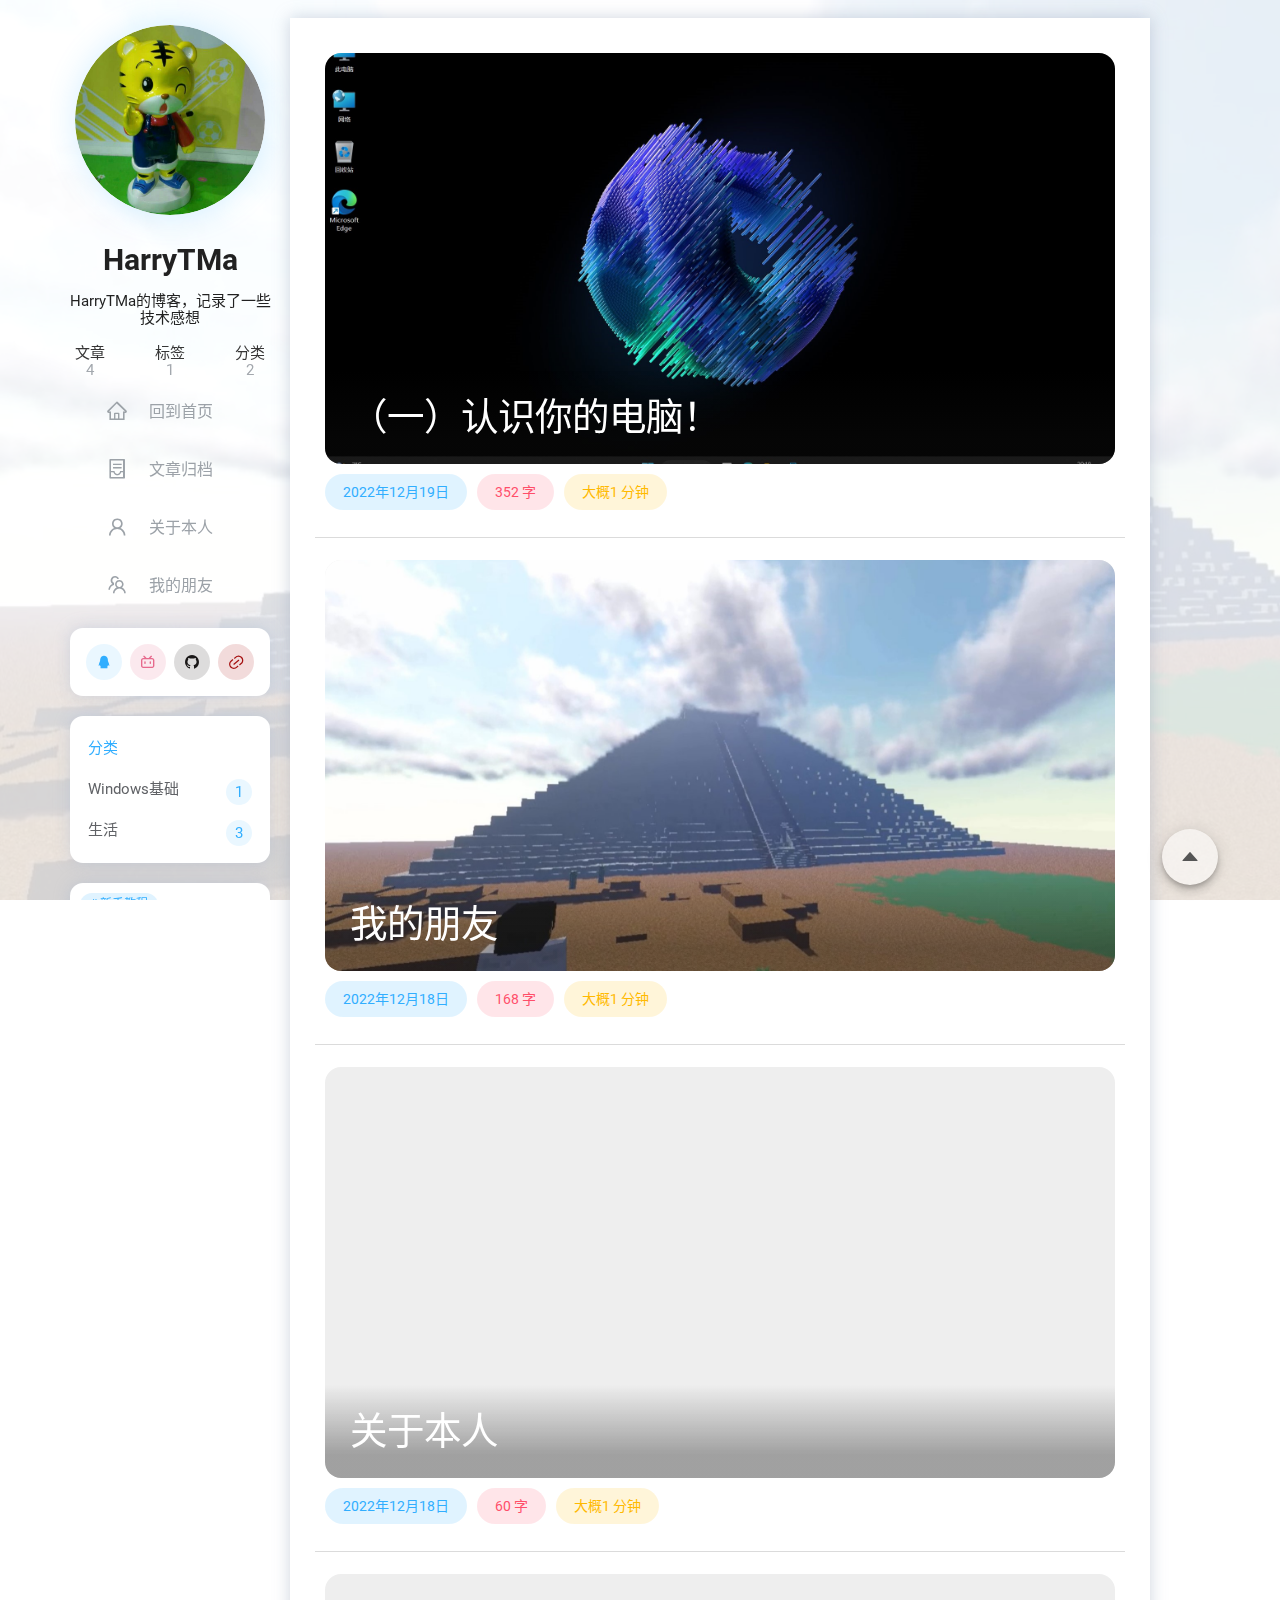
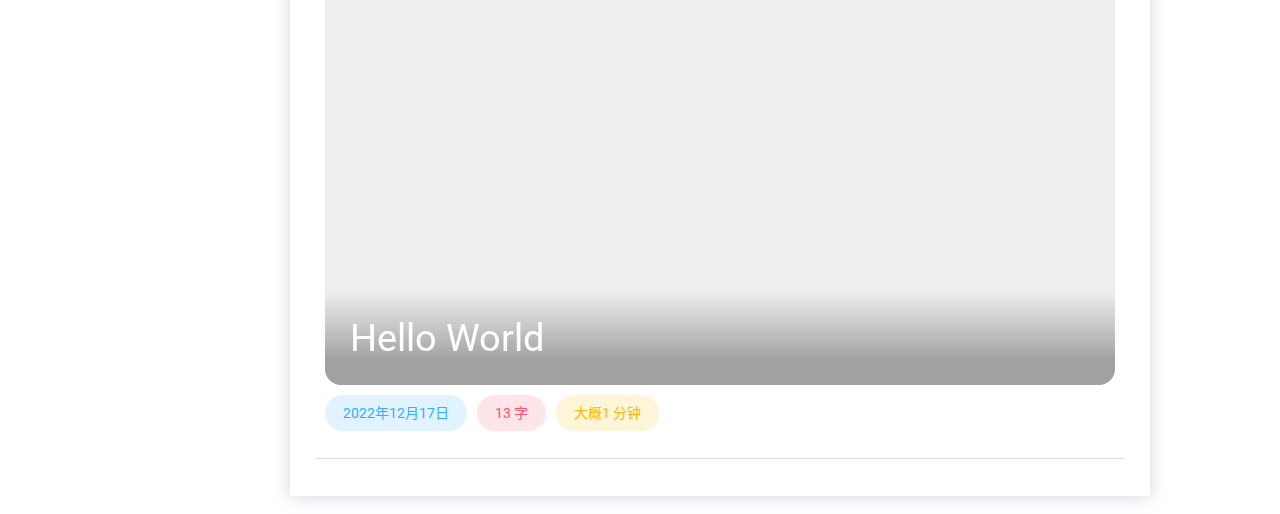
<file: archives/2022/12/index.html>
<!DOCTYPE html>
<html  lang="zh-cn"><head><meta charset="UTF-8" /><meta http-equiv="X-UA-Compatible" content="IE=edge" /><meta name="viewport" content="width=device-width, initial-scale=1.0" />
<link rel="stylesheet" href="/css/layout.css">
<title> 文章归档：2022/12 -  HarryTMa的博客</title><link rel="stylesheet" href="/lib/mdui/mdui.min.css" /><script src="/lib/mdui/mdui.min.js"></script><script src="/lib/lazysizes.min.js"></script><script src="/lib/smooth-scrolling.js/index.js"></script><link rel="stylesheet" href="/lib/atom-one-dark.min.css" /><script src="/lib/highlight.min.js"></script><link rel="stylesheet" href="/lib/iconfont/iconfont.css" crossorigin /><link rel="stylesheet" href="/lib/katex.min.css" /><link rel="shortcut icon" href="/images/default-avatar.jpg" type="image/png" /><meta name="generator" content="Hexo 6.3.0"></head><body><div class="kira-background" style="background-image: url('/images/bg.jpg')"></div><div class="kira-header"><a class="kira-drawer-button mdui-ripple" title="导航栏" onclick="document.querySelector('.kira-sidebar-modal').classList.add('show');document.querySelector('.kira-sidebar#sidebar').classList.add('show');"><i class="kirafont icon-menu"></i></a><a href="/" title="HarryTMa的博客"><img src="/images/default-avatar.jpg" alt="HarryTMa"/></a></div><div class="kira-body"><div class="kira-sidebar" id="sidebar"><div class="kira-avatar mdui-ripple"><a href="/images/default-avatar.jpg" title="HarryTMa"><img src="/images/default-avatar.jpg" alt="HarryTMa" /></a></div><div style="text-align:center;"><table><tr><td width="5%"></td><td><h1 style="margin:0%;">HarryTMa</h1><p>HarryTMa的博客，记录了一些技术感想</p></td><td width="5%"></td></tr></table></div><div class="kira-count"><div><span>文章</span>4</div><div><span>标签</span>1</div><div><span>分类</span>2</div></div><div class="kira-list"><a class="kira-list-item mdui-ripple false" href="/"title="回到首页"><i class="kirafont icon-home"></i><div class="kira-list-item-content">回到首页</div></a><a class="kira-list-item mdui-ripple false" href="/archive.html"title="文章归档"><i class="kirafont icon-container"></i><div class="kira-list-item-content">文章归档</div></a><a class="kira-list-item mdui-ripple false" href="/2022/12/18/Life-Me"title="关于本人"><i class="kirafont icon-user"></i><div class="kira-list-item-content">关于本人</div></a><a class="kira-list-item mdui-ripple false" href="/2022/12/18/Life-Friends"title="我的朋友"><i class="kirafont icon-team"></i><div class="kira-list-item-content">我的朋友</div></a></div><aside id="kira-sidebar"> <div class="kira-widget-wrap"><div class="kira-widget kira-social"><a class="mdui-ripple" href="tencent://AddContact/?fromId=45&fromSubId=1&subcmd=all&uin=2563272978&website=www.oicqzone.com" target="_blank" mdui-tooltip="{content: 'QQ'}" style="color: rgb(49, 174, 255); background-color: rgba(49, 174, 255, .1);"><i class="kirafont icon-QQ"></i> </a><a class="mdui-ripple" href="https://space.bilibili.com/1837540737" target="_blank" mdui-tooltip="{content: '哔哩哔哩'}" style="color: rgb(231, 106, 141); background-color: rgba(231, 106, 141, .15);"><i class="kirafont icon-bilibili"></i> </a><a class="mdui-ripple" href="https://github.com/HarryTMa/" target="_blank" mdui-tooltip="{content: 'GitHub'}" style="color: rgb(25, 23, 23); background-color: rgba(25, 23, 23, .15);"><i class="kirafont icon-github"></i> </a><a class="mdui-ripple" href="https://www.zhihu.com/people/harry-76-78-54" target="_blank" mdui-tooltip="{content: '知乎'}" style="color: rgb(165, 15, 15); background-color: rgba(165, 15, 15, .15);"><i class="kirafont icon-link"></i> </a></div></div>  <div class="kira-widget-wrap"><h3 class="kira-widget-title">分类</h3><div class="kira-widget"><ul class="category-list">  <li class="category-list-item"><a class="category-list-link" href="/categories/Windows基础/">Windows基础</a><span class="category-list-count">1</span></li><li class="category-list-item"><a class="category-list-link" href="/categories/生活/">生活</a><span class="category-list-count">3</span></li></ul></div></div>  <div class="kira-widget-wrap"><div id="randomtagcloud" class="kira-widget tagcloud kira-rainbow"><a href="/tags/%E6%96%B0%E6%89%8B%E6%95%99%E7%A8%8B/" style="font-size: 10px;">新手教程</a></div></div> </aside><div class="kira-copyright">&copy; 2023 <a href="/">HarryTMa</a> Powered by <a href="http://hexo.io/" target="_blank">Hexo</a> & <a href="https://github.com/ch1ny/kira-hexo/" target="_blank">Kira-Hexo</a><br /></div></div><div class="kira-sidebar-modal" id="sidebar-modal" onclick="(function(self) {self.classList.remove('show');document.querySelector('.kira-sidebar.show#sidebar').classList.remove('show');})(this)"></div><div class="kira-content"><div id="kira-top-header"></div><div class="kira-main-content"><div class="kira-posts"><div class="kira-post"><a href="/2022/12/19/Basic-1-ExploreYourPc/"> <div class="kira-post-cover mdui-ripple" style="padding-bottom: '56.25%'"><img data-src="/images/SnapShot/Win11/Desktop.jpg" data-sizes="auto" alt="（一）认识你的电脑！" class="lazyload kira-post-cover-image" /><h1>（一）认识你的电脑！</h1></div></a><div class="kira-post-meta kira-rainbow"><a><i class="kirafont icon-calendar-fill"></i>2022年12月19日</a><a><i class="kirafont icon-areachart"></i>352 字</a><a><i class="kirafont icon-time-circle-fill"></i>大概1 分钟</a></div></div><div class="kira-hr"></div><div class="kira-post"><a href="/2022/12/18/Life-Friends/"> <div class="kira-post-cover mdui-ripple" style="padding-bottom: '56.25%'"><img data-src="/images/bg.jpg" data-sizes="auto" alt="我的朋友" class="lazyload" /><h1>我的朋友</h1></div></a><div class="kira-post-meta kira-rainbow"><a><i class="kirafont icon-calendar-fill"></i>2022年12月18日</a><a><i class="kirafont icon-areachart"></i>168 字</a><a><i class="kirafont icon-time-circle-fill"></i>大概1 分钟</a></div></div><div class="kira-hr"></div><div class="kira-post"><a href="/2022/12/18/Life-Me/"> <div class="kira-post-cover mdui-ripple" style="padding-bottom: '56.25%'"><img data-src="/images/default-avatar.jpg" data-sizes="auto" alt="关于本人" class="lazyload kira-post-cover-image" /><h1>关于本人</h1></div></a><div class="kira-post-meta kira-rainbow"><a><i class="kirafont icon-calendar-fill"></i>2022年12月18日</a><a><i class="kirafont icon-areachart"></i>60 字</a><a><i class="kirafont icon-time-circle-fill"></i>大概1 分钟</a></div></div><div class="kira-hr"></div><div class="kira-post"><a href="/2022/12/17/Life-HelloWorld/"> <div class="kira-post-cover mdui-ripple" style="padding-bottom: '56.25%'"><img data-src="/images/bg.jpg" data-sizes="auto" alt="Hello World" class="lazyload" /><h1>Hello World</h1></div></a><div class="kira-post-meta kira-rainbow"><a><i class="kirafont icon-calendar-fill"></i>2022年12月17日</a><a><i class="kirafont icon-areachart"></i>13 字</a><a><i class="kirafont icon-time-circle-fill"></i>大概1 分钟</a></div></div><div class="kira-hr"></div></div></div></div><div class="kira-right-column"><a onclick="document.querySelector('#kira-top-header').scrollIntoView({behavior: 'smooth'});" class="kira-backtotop" aria-label="回到顶部" title="回到顶部"><button class="mdui-fab mdui-ripple"><i class="kirafont icon-caret-up"></i></button></a></div></div></body></html>
</file>
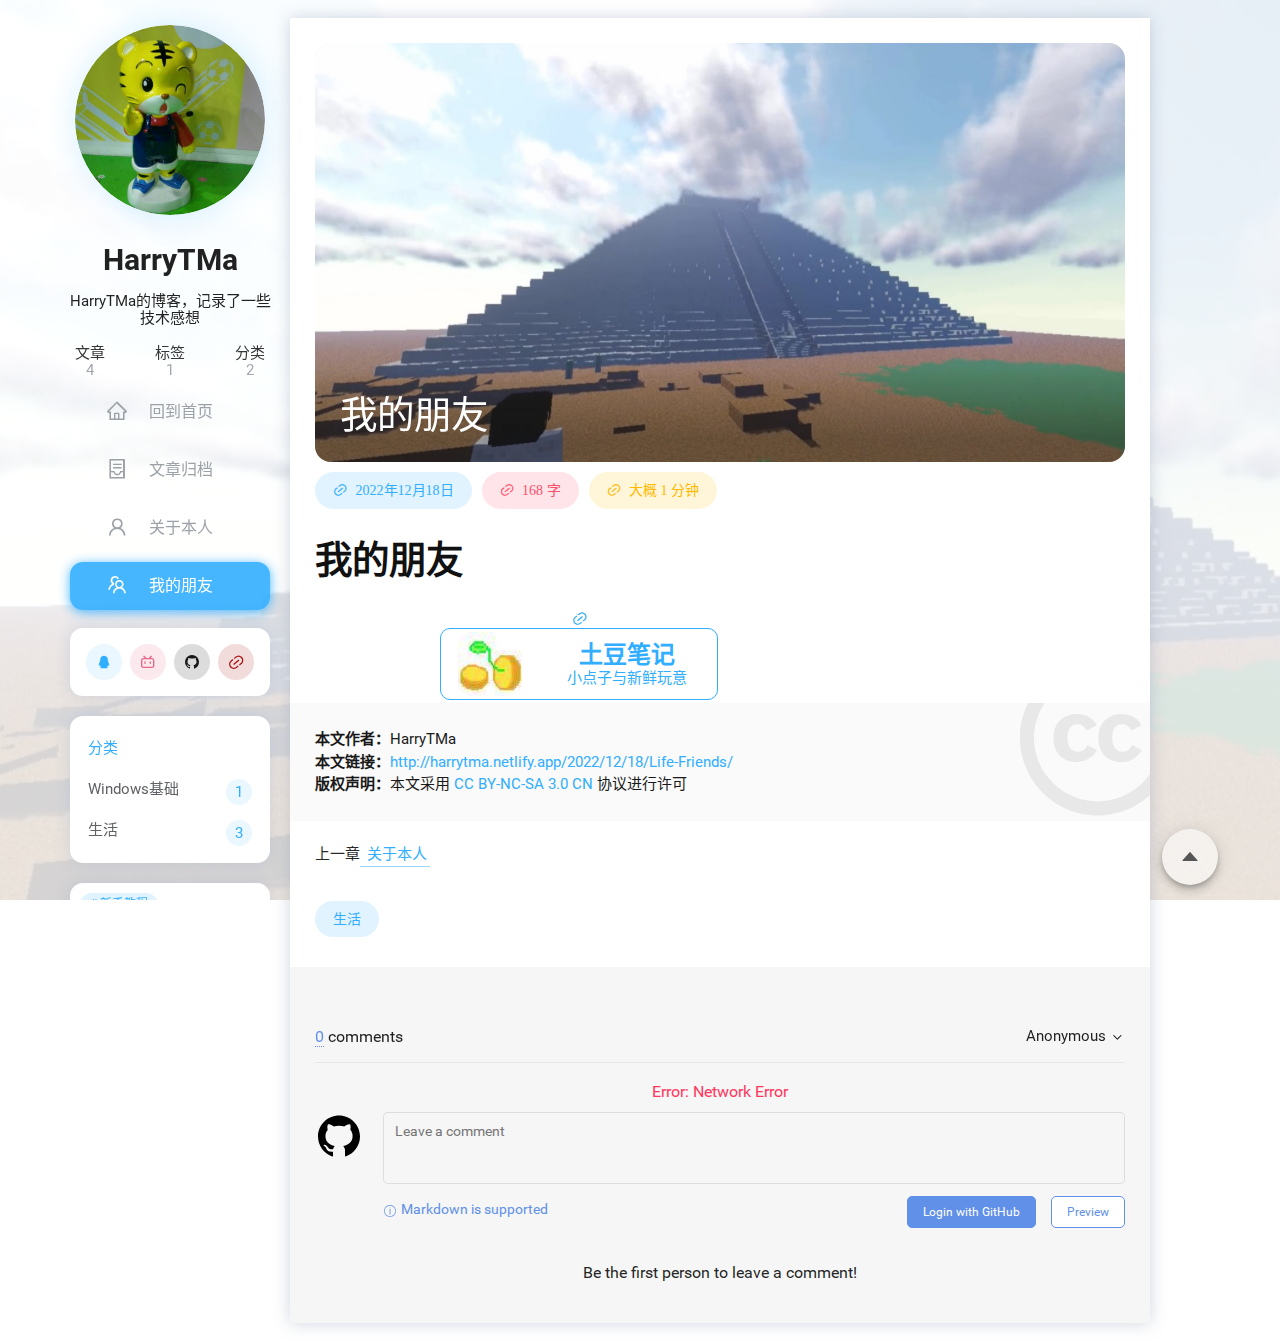
<file: 2022/12/18/Life-Friends/index.html>
<!DOCTYPE html>
<html  lang="zh-cn"><head><meta charset="UTF-8" /><meta http-equiv="X-UA-Compatible" content="IE=edge" /><meta name="viewport" content="width=device-width, initial-scale=1.0" />
<link rel="stylesheet" href="/css/layout.css">
<title> 我的朋友 -  HarryTMa的博客</title><link rel="stylesheet" href="/lib/mdui/mdui.min.css" /><script src="/lib/mdui/mdui.min.js"></script><script src="/lib/lazysizes.min.js"></script><script src="/lib/smooth-scrolling.js/index.js"></script><link rel="stylesheet" href="/lib/atom-one-dark.min.css" /><script src="/lib/highlight.min.js"></script><link rel="stylesheet" href="/lib/iconfont/iconfont.css" crossorigin /><link rel="stylesheet" href="/lib/katex.min.css" /><link rel="shortcut icon" href="/images/default-avatar.jpg" type="image/png" /><meta name="generator" content="Hexo 6.3.0"></head><body><div class="kira-background" style="background-image: url('/images/bg.jpg')"></div><div class="kira-header"><a class="kira-drawer-button mdui-ripple" title="导航栏" onclick="document.querySelector('.kira-sidebar-modal').classList.add('show');document.querySelector('.kira-sidebar#sidebar').classList.add('show');"><i class="kirafont icon-menu"></i></a><a href="/" title="HarryTMa的博客"><img src="/images/default-avatar.jpg" alt="HarryTMa"/></a></div><div class="kira-body"><div class="kira-sidebar" id="sidebar"><div class="kira-avatar mdui-ripple"><a href="/images/default-avatar.jpg" title="HarryTMa"><img src="/images/default-avatar.jpg" alt="HarryTMa" /></a></div><div style="text-align:center;"><table><tr><td width="5%"></td><td><h1 style="margin:0%;">HarryTMa</h1><p>HarryTMa的博客，记录了一些技术感想</p></td><td width="5%"></td></tr></table></div><div class="kira-count"><div><span>文章</span>4</div><div><span>标签</span>1</div><div><span>分类</span>2</div></div><div class="kira-list"><a class="kira-list-item mdui-ripple false" href="/"title="回到首页"><i class="kirafont icon-home"></i><div class="kira-list-item-content">回到首页</div></a><a class="kira-list-item mdui-ripple false" href="/archive.html"title="文章归档"><i class="kirafont icon-container"></i><div class="kira-list-item-content">文章归档</div></a><a class="kira-list-item mdui-ripple false" href="/2022/12/18/Life-Me"title="关于本人"><i class="kirafont icon-user"></i><div class="kira-list-item-content">关于本人</div></a><a class="kira-list-item mdui-ripple true" href="/2022/12/18/Life-Friends"title="我的朋友"><i class="kirafont icon-team"></i><div class="kira-list-item-content">我的朋友</div></a></div><aside id="kira-sidebar"> <div class="kira-widget-wrap"><div class="kira-widget kira-social"><a class="mdui-ripple" href="tencent://AddContact/?fromId=45&fromSubId=1&subcmd=all&uin=2563272978&website=www.oicqzone.com" target="_blank" mdui-tooltip="{content: 'QQ'}" style="color: rgb(49, 174, 255); background-color: rgba(49, 174, 255, .1);"><i class="kirafont icon-QQ"></i> </a><a class="mdui-ripple" href="https://space.bilibili.com/1837540737" target="_blank" mdui-tooltip="{content: '哔哩哔哩'}" style="color: rgb(231, 106, 141); background-color: rgba(231, 106, 141, .15);"><i class="kirafont icon-bilibili"></i> </a><a class="mdui-ripple" href="https://github.com/HarryTMa/" target="_blank" mdui-tooltip="{content: 'GitHub'}" style="color: rgb(25, 23, 23); background-color: rgba(25, 23, 23, .15);"><i class="kirafont icon-github"></i> </a><a class="mdui-ripple" href="https://www.zhihu.com/people/harry-76-78-54" target="_blank" mdui-tooltip="{content: '知乎'}" style="color: rgb(165, 15, 15); background-color: rgba(165, 15, 15, .15);"><i class="kirafont icon-link"></i> </a></div></div>  <div class="kira-widget-wrap"><h3 class="kira-widget-title">分类</h3><div class="kira-widget"><ul class="category-list">  <li class="category-list-item"><a class="category-list-link" href="/categories/Windows基础/">Windows基础</a><span class="category-list-count">1</span></li><li class="category-list-item"><a class="category-list-link" href="/categories/生活/">生活</a><span class="category-list-count">3</span></li></ul></div></div>  <div class="kira-widget-wrap"><div id="randomtagcloud" class="kira-widget tagcloud kira-rainbow"><a href="/tags/%E6%96%B0%E6%89%8B%E6%95%99%E7%A8%8B/" style="font-size: 10px;">新手教程</a></div></div> </aside><div class="kira-copyright">&copy; 2023 <a href="/">HarryTMa</a> Powered by <a href="http://hexo.io/" target="_blank">Hexo</a> & <a href="https://github.com/ch1ny/kira-hexo/" target="_blank">Kira-Hexo</a><br /></div></div><div class="kira-sidebar-modal" id="sidebar-modal" onclick="(function(self) {self.classList.remove('show');document.querySelector('.kira-sidebar.show#sidebar').classList.remove('show');})(this)"></div><div class="kira-content"><div id="kira-top-header"></div><div class="kira-main-content">
<link rel="stylesheet" href="/css/kira-image.css">
<script src="/js/kira-image.js"></script><div class="kira-image"><div class="kira-image-modal"><div class="kira-image-header"><div class="kira-image-counter"></div><div class="kira-image-title"></div><div class="kira-image-operation"><div class="kira-image-operation-button" id="kira-image-operation-button-zoom"><i class="kirafont icon-zoom-in"></i></div><div class="kira-image-operation-button" id="kira-image-operation-button-close"><i class="kirafont icon-close"></i></div></div></div><div class="kira-image-container"><div class="kira-image-prev-button-panel"><div class="kira-image-exchange-button"><i class="kirafont icon-left"></i></div></div><div class="kira-image-list"><div class="kira-image-prev"><img /></div><div class="kira-image-now"><img /></div><div class="kira-image-next"><img /></div></div><div class="kira-image-next-button-panel"><div class="kira-image-exchange-button"><i class="kirafont icon-right"></i></div></div></div></div></div><div class="kira-post"><article><div class="kira-post-cover" style="padding-bottom: '56.25%'"><img data-src="/images/bg.jpg" data-sizes="auto" alt="我的朋友" class="lazyload  kira-post-cover-image" /><h1>我的朋友</h1></div><div class="kira-post-meta kira-rainbow" style="margin:10px 0!important;"><a><i class="kirafont icon-calendar-fill"></i>2022年12月18日</a><a><i class="kirafont icon-areachart"></i>168 字</a><a><i class="kirafont icon-time-circle-fill"></i>大概 1 分钟</a></div><style>.rn{border:1px solid;border-radius:10px;}</style>
<h1><span id="我的朋友"> 我的朋友</span></h1>
<div style="text-align:center;position:relative;width:100%;"><table width="100%" id="Friends"><tbody></tbody></table></div><script>[
[["土豆笔记","https://potatonotes.netlify.app","小点子与新鲜玩意","potato.jpg"],],
].forEach((e)=>{var u=document.getElementById("Friends"),w=u.tBodies[0].insertRow(-1),n=(a,b)=>a.insertCell(b),m=(E)=>document.createElement(E),p=(a,b)=>a.appendChild(b),s,q;if(u.offsetWidth<570){s="0";q="50%"}else{s="15%";q="35%";}n(w,0).width=s;var y=n(w,1),z=n(w,2);y.width=z.width=q;var f=(c,g)=>{if(g){var a=m("a"),d=m("div"),t=m("table"),i=m("img"),b=m("b");a.href=g[1];a.target="_blank";p(c,a);d.classList.add("rn");p(a,d);t.width="100%";p(d,t);var r=t.createTBody().insertRow(0);i.src="/images/friends/"+g[3];i.alt=g[0];i.width=i.height=64;p(n(r,0),i);l=n(r,1);b.style.fontSize="1.5rem";b.innerText=g[0];p(l,b);p(l,m("br"));l.innerHTML+=g[2]}};f(y,e[0]);f(z,e[1]);n(w,3).width=s})</script></article> <div class="kira-post-copyright"><strong>本文作者：</strong>HarryTMa<br><strong>本文链接：</strong><a href="http://harrytma.netlify.app/2022/12/18/Life-Friends/" title="http:&#x2F;&#x2F;harrytma.netlify.app&#x2F;2022&#x2F;12&#x2F;18&#x2F;Life-Friends&#x2F;" target="_blank" rel="noopener">http:&#x2F;&#x2F;harrytma.netlify.app&#x2F;2022&#x2F;12&#x2F;18&#x2F;Life-Friends&#x2F;</a><br> <strong>版权声明：</strong>本文采用 <a href="https://creativecommons.org/licenses/by-nc-sa/3.0/cn/deed.zh" target="_blank">CC BY-NC-SA 3.0 CN</a> 协议进行许可 </div>  <div class="kira-post-nav"><nav class="post-nav">                     <div class="old"><span>上一章</span><a href="/2022/12/18/Life-Me/"> 关于本人</a></div>              </nav></div><div class="kira-post-meta kira-rainbow"><a class="kirafont icon-appstore-fill -link" href="/categories/%E7%94%9F%E6%B4%BB/">生活</a>   </div><div class="kira-post-footer"><link rel="stylesheet" href="/lib/gitalk/gitalk.css" /><div id="gitalk"></div><script src="/lib/gitalk/gitalk.min.js"></script><script type="text/javascript">var gitalk = new Gitalk({clientID: '493a47e2fecb4ea9a428',clientSecret: 'a3a24122dbe0c8749e6072d82bbabb6e69db6f42',id: '我的朋友',repo: 'blog_comments',owner: 'HarryTMa',admin: ['HarryTMa'],title: 'Comments',});gitalk.render('gitalk');</script></div></div></div></div><div class="kira-right-column"><a onclick="document.querySelector('#kira-top-header').scrollIntoView({behavior: 'smooth'});" class="kira-backtotop" aria-label="回到顶部" title="回到顶部"><button class="mdui-fab mdui-ripple"><i class="kirafont icon-caret-up"></i></button></a></div></div></body></html>
</file>
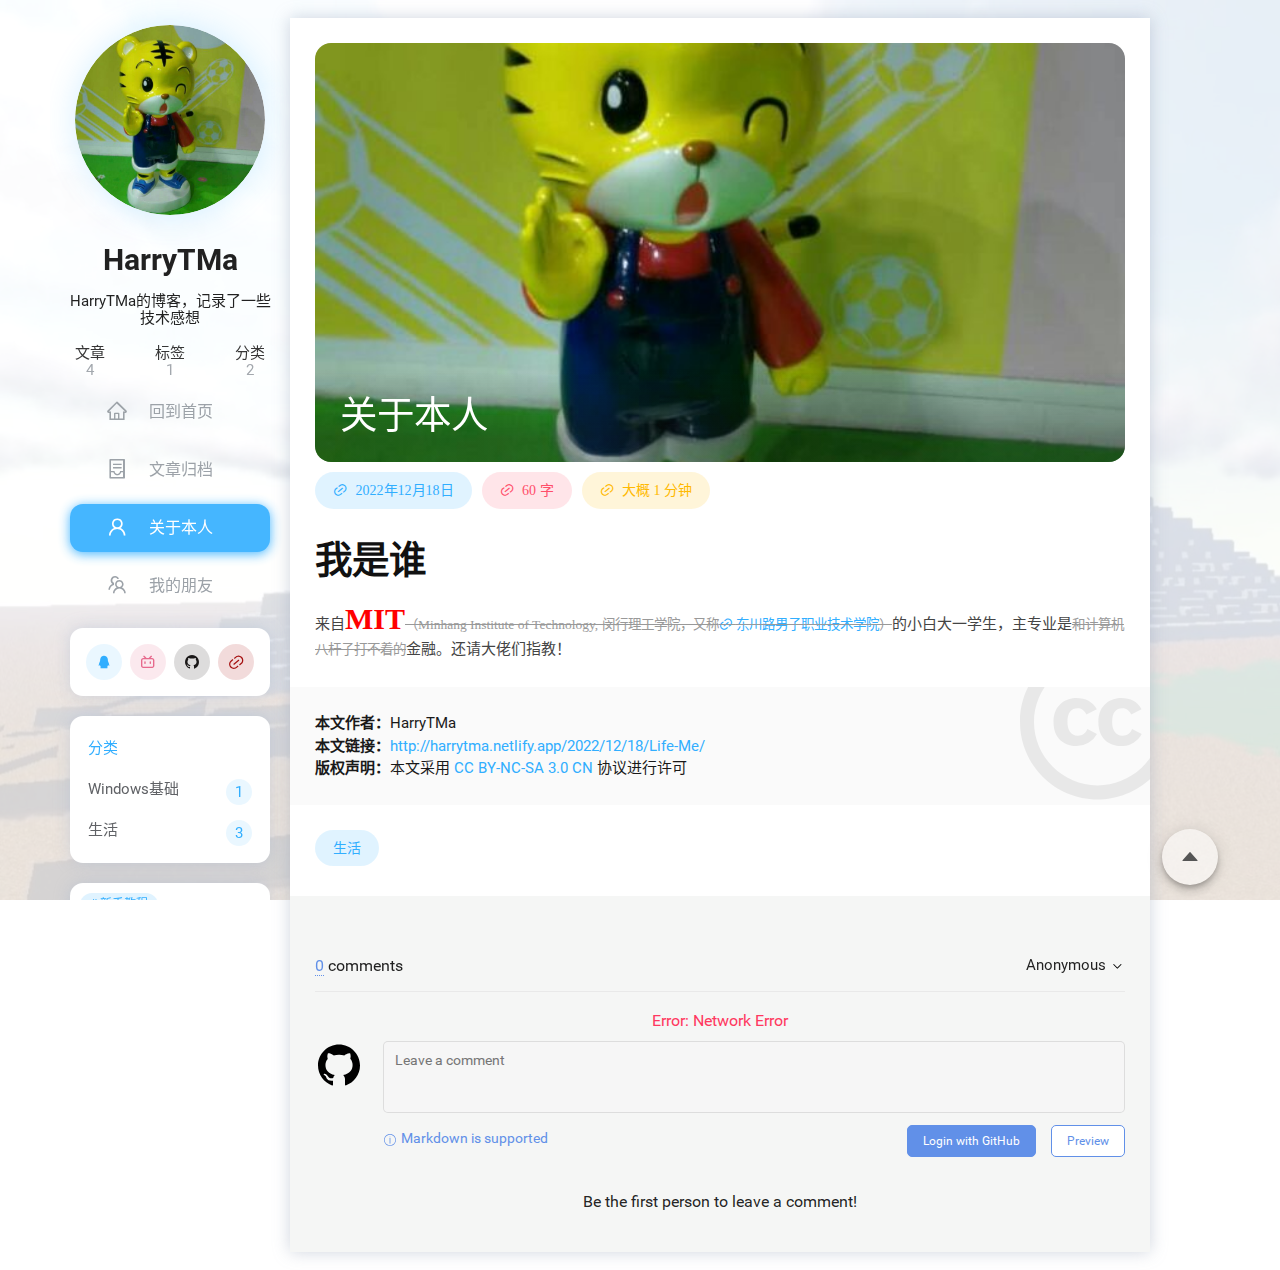
<file: 2022/12/18/Life-Me/index.html>
<!DOCTYPE html>
<html  lang="zh-cn"><head><meta charset="UTF-8" /><meta http-equiv="X-UA-Compatible" content="IE=edge" /><meta name="viewport" content="width=device-width, initial-scale=1.0" />
<link rel="stylesheet" href="/css/layout.css">
<title> 关于本人 -  HarryTMa的博客</title><link rel="stylesheet" href="/lib/mdui/mdui.min.css" /><script src="/lib/mdui/mdui.min.js"></script><script src="/lib/lazysizes.min.js"></script><script src="/lib/smooth-scrolling.js/index.js"></script><link rel="stylesheet" href="/lib/atom-one-dark.min.css" /><script src="/lib/highlight.min.js"></script><link rel="stylesheet" href="/lib/iconfont/iconfont.css" crossorigin /><link rel="stylesheet" href="/lib/katex.min.css" /><link rel="shortcut icon" href="/images/default-avatar.jpg" type="image/png" /><meta name="generator" content="Hexo 6.3.0"></head><body><div class="kira-background" style="background-image: url('/images/bg.jpg')"></div><div class="kira-header"><a class="kira-drawer-button mdui-ripple" title="导航栏" onclick="document.querySelector('.kira-sidebar-modal').classList.add('show');document.querySelector('.kira-sidebar#sidebar').classList.add('show');"><i class="kirafont icon-menu"></i></a><a href="/" title="HarryTMa的博客"><img src="/images/default-avatar.jpg" alt="HarryTMa"/></a></div><div class="kira-body"><div class="kira-sidebar" id="sidebar"><div class="kira-avatar mdui-ripple"><a href="/images/default-avatar.jpg" title="HarryTMa"><img src="/images/default-avatar.jpg" alt="HarryTMa" /></a></div><div style="text-align:center;"><table><tr><td width="5%"></td><td><h1 style="margin:0%;">HarryTMa</h1><p>HarryTMa的博客，记录了一些技术感想</p></td><td width="5%"></td></tr></table></div><div class="kira-count"><div><span>文章</span>4</div><div><span>标签</span>1</div><div><span>分类</span>2</div></div><div class="kira-list"><a class="kira-list-item mdui-ripple false" href="/"title="回到首页"><i class="kirafont icon-home"></i><div class="kira-list-item-content">回到首页</div></a><a class="kira-list-item mdui-ripple false" href="/archive.html"title="文章归档"><i class="kirafont icon-container"></i><div class="kira-list-item-content">文章归档</div></a><a class="kira-list-item mdui-ripple true" href="/2022/12/18/Life-Me"title="关于本人"><i class="kirafont icon-user"></i><div class="kira-list-item-content">关于本人</div></a><a class="kira-list-item mdui-ripple false" href="/2022/12/18/Life-Friends"title="我的朋友"><i class="kirafont icon-team"></i><div class="kira-list-item-content">我的朋友</div></a></div><aside id="kira-sidebar"> <div class="kira-widget-wrap"><div class="kira-widget kira-social"><a class="mdui-ripple" href="tencent://AddContact/?fromId=45&fromSubId=1&subcmd=all&uin=2563272978&website=www.oicqzone.com" target="_blank" mdui-tooltip="{content: 'QQ'}" style="color: rgb(49, 174, 255); background-color: rgba(49, 174, 255, .1);"><i class="kirafont icon-QQ"></i> </a><a class="mdui-ripple" href="https://space.bilibili.com/1837540737" target="_blank" mdui-tooltip="{content: '哔哩哔哩'}" style="color: rgb(231, 106, 141); background-color: rgba(231, 106, 141, .15);"><i class="kirafont icon-bilibili"></i> </a><a class="mdui-ripple" href="https://github.com/HarryTMa/" target="_blank" mdui-tooltip="{content: 'GitHub'}" style="color: rgb(25, 23, 23); background-color: rgba(25, 23, 23, .15);"><i class="kirafont icon-github"></i> </a><a class="mdui-ripple" href="https://www.zhihu.com/people/harry-76-78-54" target="_blank" mdui-tooltip="{content: '知乎'}" style="color: rgb(165, 15, 15); background-color: rgba(165, 15, 15, .15);"><i class="kirafont icon-link"></i> </a></div></div>  <div class="kira-widget-wrap"><h3 class="kira-widget-title">分类</h3><div class="kira-widget"><ul class="category-list">  <li class="category-list-item"><a class="category-list-link" href="/categories/Windows基础/">Windows基础</a><span class="category-list-count">1</span></li><li class="category-list-item"><a class="category-list-link" href="/categories/生活/">生活</a><span class="category-list-count">3</span></li></ul></div></div>  <div class="kira-widget-wrap"><div id="randomtagcloud" class="kira-widget tagcloud kira-rainbow"><a href="/tags/%E6%96%B0%E6%89%8B%E6%95%99%E7%A8%8B/" style="font-size: 10px;">新手教程</a></div></div> </aside><div class="kira-copyright">&copy; 2023 <a href="/">HarryTMa</a> Powered by <a href="http://hexo.io/" target="_blank">Hexo</a> & <a href="https://github.com/ch1ny/kira-hexo/" target="_blank">Kira-Hexo</a><br /></div></div><div class="kira-sidebar-modal" id="sidebar-modal" onclick="(function(self) {self.classList.remove('show');document.querySelector('.kira-sidebar.show#sidebar').classList.remove('show');})(this)"></div><div class="kira-content"><div id="kira-top-header"></div><div class="kira-main-content">
<link rel="stylesheet" href="/css/kira-image.css">
<script src="/js/kira-image.js"></script><div class="kira-image"><div class="kira-image-modal"><div class="kira-image-header"><div class="kira-image-counter"></div><div class="kira-image-title"></div><div class="kira-image-operation"><div class="kira-image-operation-button" id="kira-image-operation-button-zoom"><i class="kirafont icon-zoom-in"></i></div><div class="kira-image-operation-button" id="kira-image-operation-button-close"><i class="kirafont icon-close"></i></div></div></div><div class="kira-image-container"><div class="kira-image-prev-button-panel"><div class="kira-image-exchange-button"><i class="kirafont icon-left"></i></div></div><div class="kira-image-list"><div class="kira-image-prev"><img /></div><div class="kira-image-now"><img /></div><div class="kira-image-next"><img /></div></div><div class="kira-image-next-button-panel"><div class="kira-image-exchange-button"><i class="kirafont icon-right"></i></div></div></div></div></div><div class="kira-post"><article><div class="kira-post-cover"><img data-src="/images/default-avatar.jpg" data-sizes="auto" alt="关于本人" class="lazyload  kira-post-cover-image" /><h1>关于本人</h1></div><div class="kira-post-meta kira-rainbow" style="margin:10px 0!important;"><a><i class="kirafont icon-calendar-fill"></i>2022年12月18日</a><a><i class="kirafont icon-areachart"></i>60 字</a><a><i class="kirafont icon-time-circle-fill"></i>大概 1 分钟</a></div><h1><span id="我是谁"> 我是谁</span></h1>
<p>来自<b style="color:red;font-size:200%">MIT</b><del>（Minhang Institute of Technology, 闵行理工学院，又称<a target="_blank" rel="noopener" href="https://www.baidu.com/s?ie=UTF-8&wd=%E4%B8%9C%E5%B7%9D%E8%B7%AF%E7%94%B7%E5%AD%90%E8%81%8C%E4%B8%9A%E6%8A%80%E6%9C%AF%E5%AD%A6%E9%99%A2">东川路男子职业技术学院</a>）</del>的小白大一学生，主专业是<del>和计算机八杆子打不着的</del>金融。还请大佬们指教！</p>
</article> <div class="kira-post-copyright"><strong>本文作者：</strong>HarryTMa<br><strong>本文链接：</strong><a href="http://harrytma.netlify.app/2022/12/18/Life-Me/" title="http:&#x2F;&#x2F;harrytma.netlify.app&#x2F;2022&#x2F;12&#x2F;18&#x2F;Life-Me&#x2F;" target="_blank" rel="noopener">http:&#x2F;&#x2F;harrytma.netlify.app&#x2F;2022&#x2F;12&#x2F;18&#x2F;Life-Me&#x2F;</a><br> <strong>版权声明：</strong>本文采用 <a href="https://creativecommons.org/licenses/by-nc-sa/3.0/cn/deed.zh" target="_blank">CC BY-NC-SA 3.0 CN</a> 协议进行许可 </div>  <div class="kira-post-meta kira-rainbow"><a class="kirafont icon-appstore-fill -link" href="/categories/%E7%94%9F%E6%B4%BB/">生活</a>   </div><div class="kira-post-footer"><link rel="stylesheet" href="/lib/gitalk/gitalk.css" /><div id="gitalk"></div><script src="/lib/gitalk/gitalk.min.js"></script><script type="text/javascript">var gitalk = new Gitalk({clientID: '493a47e2fecb4ea9a428',clientSecret: 'a3a24122dbe0c8749e6072d82bbabb6e69db6f42',id: '关于本人',repo: 'blog_comments',owner: 'HarryTMa',admin: ['HarryTMa'],title: 'Comments',});gitalk.render('gitalk');</script></div></div></div></div><div class="kira-right-column"><a onclick="document.querySelector('#kira-top-header').scrollIntoView({behavior: 'smooth'});" class="kira-backtotop" aria-label="回到顶部" title="回到顶部"><button class="mdui-fab mdui-ripple"><i class="kirafont icon-caret-up"></i></button></a></div></div></body></html>
</file>
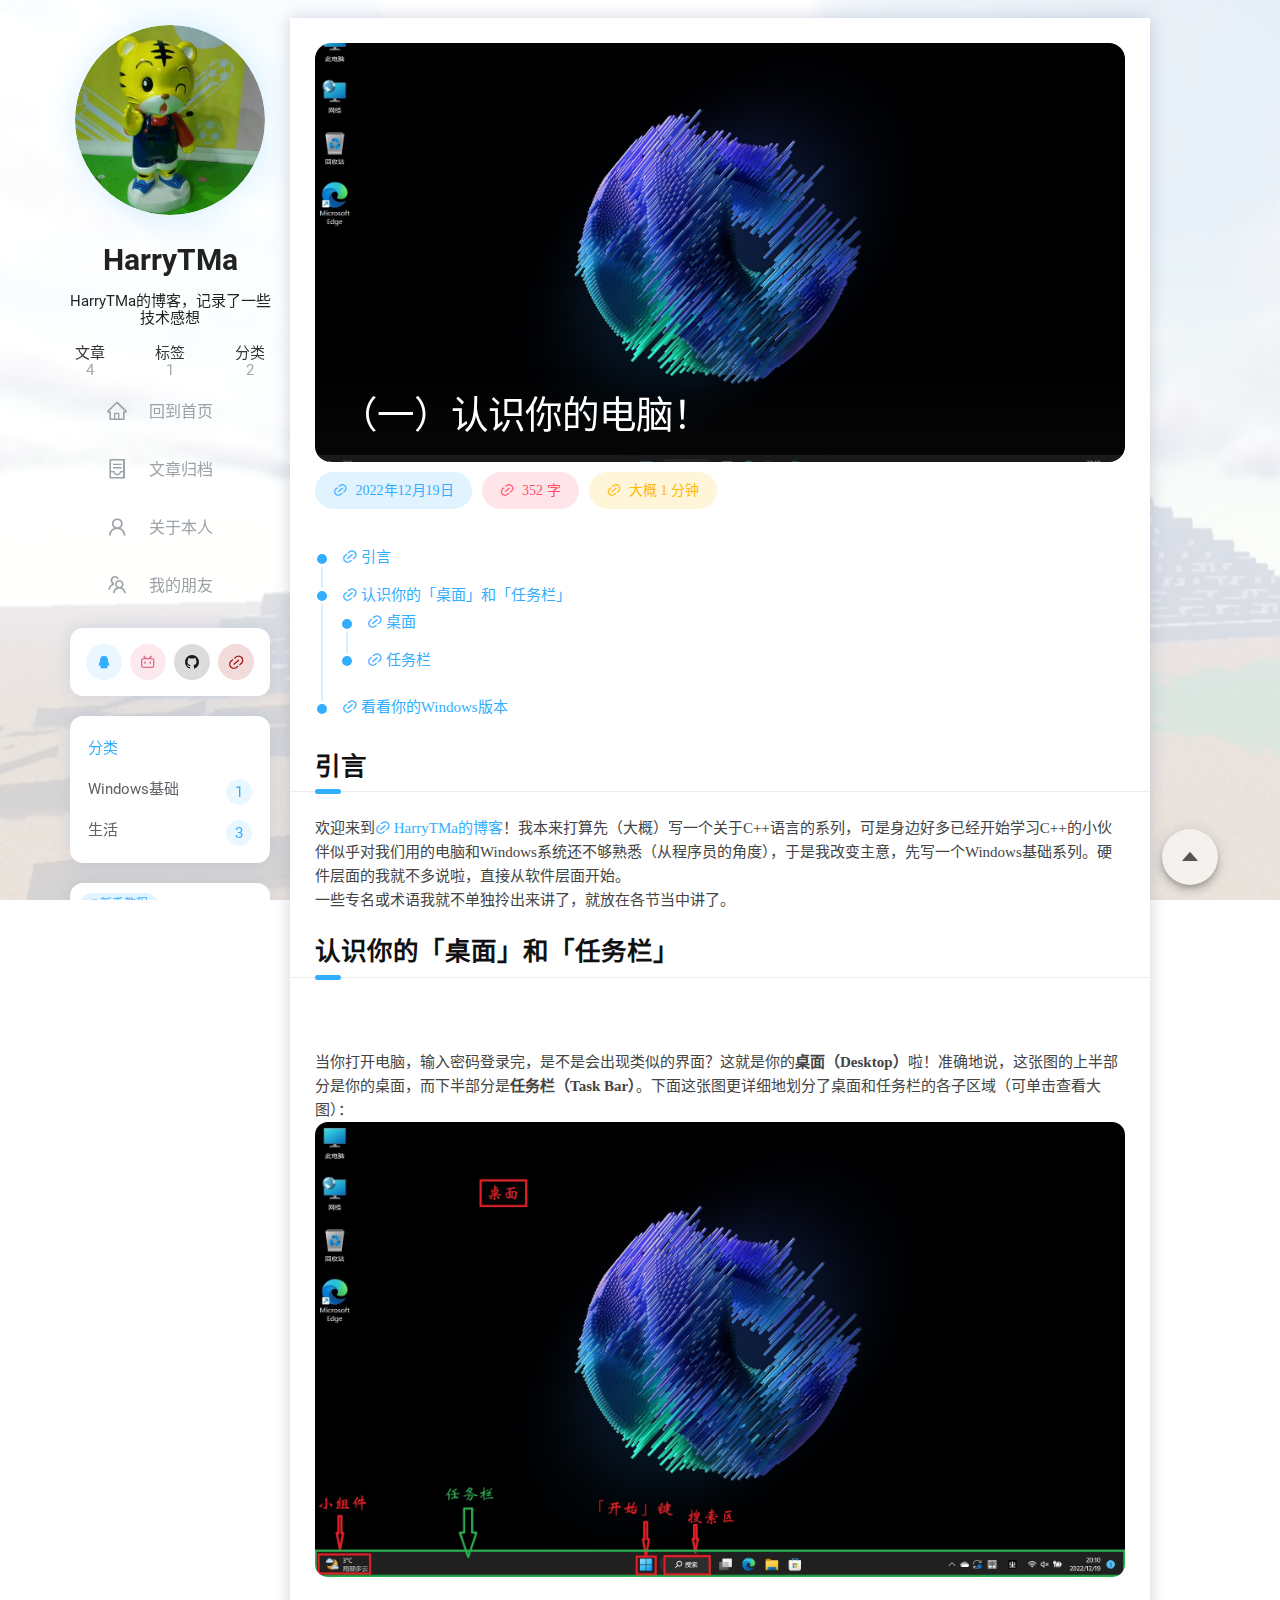
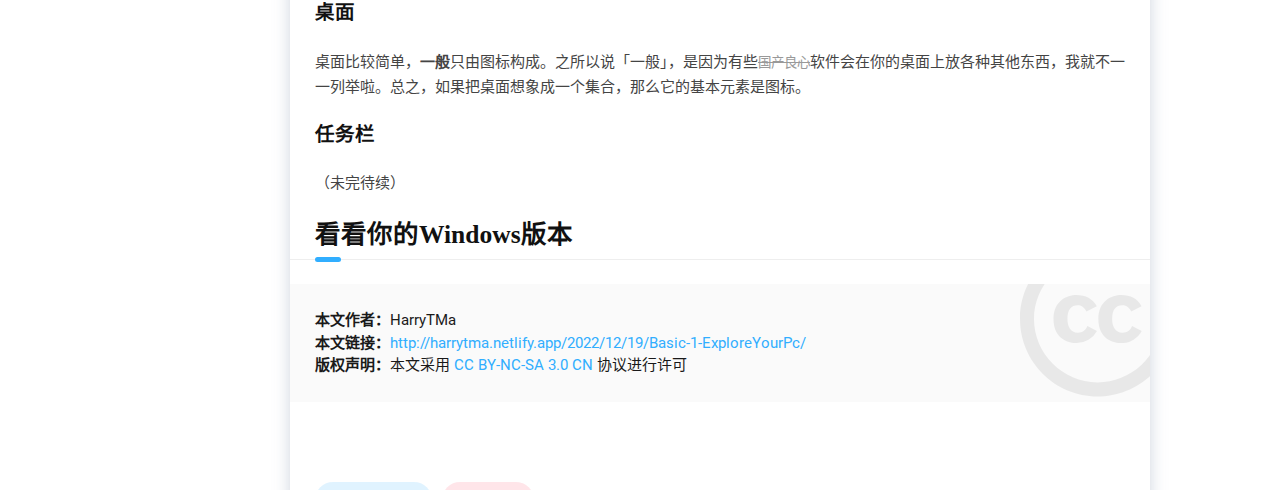
<file: 2022/12/19/Basic-1-ExploreYourPc/index.html>
<!DOCTYPE html>
<html  lang="zh-cn"><head><meta charset="UTF-8" /><meta http-equiv="X-UA-Compatible" content="IE=edge" /><meta name="viewport" content="width=device-width, initial-scale=1.0" />
<link rel="stylesheet" href="/css/layout.css">
<title> （一）认识你的电脑！ -  HarryTMa的博客</title><link rel="stylesheet" href="/lib/mdui/mdui.min.css" /><script src="/lib/mdui/mdui.min.js"></script><script src="/lib/lazysizes.min.js"></script><script src="/lib/smooth-scrolling.js/index.js"></script><link rel="stylesheet" href="/lib/atom-one-dark.min.css" /><script src="/lib/highlight.min.js"></script><link rel="stylesheet" href="/lib/iconfont/iconfont.css" crossorigin /><link rel="stylesheet" href="/lib/katex.min.css" /><link rel="shortcut icon" href="/images/default-avatar.jpg" type="image/png" /><meta name="generator" content="Hexo 6.3.0"></head><body><div class="kira-background" style="background-image: url('/images/bg.jpg')"></div><div class="kira-header"><a class="kira-drawer-button mdui-ripple" title="导航栏" onclick="document.querySelector('.kira-sidebar-modal').classList.add('show');document.querySelector('.kira-sidebar#sidebar').classList.add('show');"><i class="kirafont icon-menu"></i></a><a href="/" title="HarryTMa的博客"><img src="/images/default-avatar.jpg" alt="HarryTMa"/></a></div><div class="kira-body"><div class="kira-sidebar" id="sidebar"><div class="kira-avatar mdui-ripple"><a href="/images/default-avatar.jpg" title="HarryTMa"><img src="/images/default-avatar.jpg" alt="HarryTMa" /></a></div><div style="text-align:center;"><table><tr><td width="5%"></td><td><h1 style="margin:0%;">HarryTMa</h1><p>HarryTMa的博客，记录了一些技术感想</p></td><td width="5%"></td></tr></table></div><div class="kira-count"><div><span>文章</span>4</div><div><span>标签</span>1</div><div><span>分类</span>2</div></div><div class="kira-list"><a class="kira-list-item mdui-ripple false" href="/"title="回到首页"><i class="kirafont icon-home"></i><div class="kira-list-item-content">回到首页</div></a><a class="kira-list-item mdui-ripple false" href="/archive.html"title="文章归档"><i class="kirafont icon-container"></i><div class="kira-list-item-content">文章归档</div></a><a class="kira-list-item mdui-ripple false" href="/2022/12/18/Life-Me"title="关于本人"><i class="kirafont icon-user"></i><div class="kira-list-item-content">关于本人</div></a><a class="kira-list-item mdui-ripple false" href="/2022/12/18/Life-Friends"title="我的朋友"><i class="kirafont icon-team"></i><div class="kira-list-item-content">我的朋友</div></a></div><aside id="kira-sidebar"> <div class="kira-widget-wrap"><div class="kira-widget kira-social"><a class="mdui-ripple" href="tencent://AddContact/?fromId=45&fromSubId=1&subcmd=all&uin=2563272978&website=www.oicqzone.com" target="_blank" mdui-tooltip="{content: 'QQ'}" style="color: rgb(49, 174, 255); background-color: rgba(49, 174, 255, .1);"><i class="kirafont icon-QQ"></i> </a><a class="mdui-ripple" href="https://space.bilibili.com/1837540737" target="_blank" mdui-tooltip="{content: '哔哩哔哩'}" style="color: rgb(231, 106, 141); background-color: rgba(231, 106, 141, .15);"><i class="kirafont icon-bilibili"></i> </a><a class="mdui-ripple" href="https://github.com/HarryTMa/" target="_blank" mdui-tooltip="{content: 'GitHub'}" style="color: rgb(25, 23, 23); background-color: rgba(25, 23, 23, .15);"><i class="kirafont icon-github"></i> </a><a class="mdui-ripple" href="https://www.zhihu.com/people/harry-76-78-54" target="_blank" mdui-tooltip="{content: '知乎'}" style="color: rgb(165, 15, 15); background-color: rgba(165, 15, 15, .15);"><i class="kirafont icon-link"></i> </a></div></div>  <div class="kira-widget-wrap"><h3 class="kira-widget-title">分类</h3><div class="kira-widget"><ul class="category-list">  <li class="category-list-item"><a class="category-list-link" href="/categories/Windows基础/">Windows基础</a><span class="category-list-count">1</span></li><li class="category-list-item"><a class="category-list-link" href="/categories/生活/">生活</a><span class="category-list-count">3</span></li></ul></div></div>  <div class="kira-widget-wrap"><div id="randomtagcloud" class="kira-widget tagcloud kira-rainbow"><a href="/tags/%E6%96%B0%E6%89%8B%E6%95%99%E7%A8%8B/" style="font-size: 10px;">新手教程</a></div></div> </aside><div class="kira-copyright">&copy; 2023 <a href="/">HarryTMa</a> Powered by <a href="http://hexo.io/" target="_blank">Hexo</a> & <a href="https://github.com/ch1ny/kira-hexo/" target="_blank">Kira-Hexo</a><br /></div></div><div class="kira-sidebar-modal" id="sidebar-modal" onclick="(function(self) {self.classList.remove('show');document.querySelector('.kira-sidebar.show#sidebar').classList.remove('show');})(this)"></div><div class="kira-content"><div id="kira-top-header"></div><div class="kira-main-content">
<link rel="stylesheet" href="/css/kira-image.css">
<script src="/js/kira-image.js"></script><div class="kira-image"><div class="kira-image-modal"><div class="kira-image-header"><div class="kira-image-counter"></div><div class="kira-image-title"></div><div class="kira-image-operation"><div class="kira-image-operation-button" id="kira-image-operation-button-zoom"><i class="kirafont icon-zoom-in"></i></div><div class="kira-image-operation-button" id="kira-image-operation-button-close"><i class="kirafont icon-close"></i></div></div></div><div class="kira-image-container"><div class="kira-image-prev-button-panel"><div class="kira-image-exchange-button"><i class="kirafont icon-left"></i></div></div><div class="kira-image-list"><div class="kira-image-prev"><img /></div><div class="kira-image-now"><img /></div><div class="kira-image-next"><img /></div></div><div class="kira-image-next-button-panel"><div class="kira-image-exchange-button"><i class="kirafont icon-right"></i></div></div></div></div></div><div class="kira-post"><article><div class="kira-post-cover"><img data-src="/images/SnapShot/Win11/Desktop.jpg" data-sizes="auto" alt="（一）认识你的电脑！" class="lazyload  kira-post-cover-image" /><h1>（一）认识你的电脑！</h1></div><div class="kira-post-meta kira-rainbow" style="margin:10px 0!important;"><a><i class="kirafont icon-calendar-fill"></i>2022年12月19日</a><a><i class="kirafont icon-areachart"></i>352 字</a><a><i class="kirafont icon-time-circle-fill"></i>大概 1 分钟</a></div><p><ul class="markdownIt-TOC">
<li><a href="#%E5%BC%95%E8%A8%80">引言</a></li>
<li><a href="#%E8%AE%A4%E8%AF%86%E4%BD%A0%E7%9A%84%E6%A1%8C%E9%9D%A2%E5%92%8C%E4%BB%BB%E5%8A%A1%E6%A0%8F">认识你的「桌面」和「任务栏」</a>
<ul>
<li><a href="#%E6%A1%8C%E9%9D%A2">桌面</a></li>
<li><a href="#%E4%BB%BB%E5%8A%A1%E6%A0%8F">任务栏</a></li>
</ul>
</li>
<li><a href="#%E7%9C%8B%E7%9C%8B%E4%BD%A0%E7%9A%84windows%E7%89%88%E6%9C%AC">看看你的Windows版本</a></li>
</ul>
</p>
<h2><span id="引言"> 引言</span></h2>
<p>欢迎来到<a href="/">HarryTMa的博客</a>！我本来打算先（大概）写一个关于C++语言的系列，可是身边好多已经开始学习C++的小伙伴似乎对我们用的电脑和Windows系统还不够熟悉（从程序员的角度），于是我改变主意，先写一个Windows基础系列。硬件层面的我就不多说啦，直接从软件层面开始。<br>
一些专名或术语我就不单独拎出来讲了，就放在各节当中讲了。</p>
<h2><span id="认识你的桌面和任务栏"> 认识你的「桌面」和「任务栏」</span></h2>
<p><img data-fancybox="gallery" data-sizes="auto" data-src="/images/SnapShot/Win11/Desktop.jpg" alt="Windows 11桌面与任务栏" class="lazyload"><br>
当你打开电脑，输入密码登录完，是不是会出现类似的界面？这就是你的<strong>桌面（Desktop）</strong>啦！准确地说，这张图的上半部分是你的桌面，而下半部分是<strong>任务栏（Task Bar）</strong>。下面这张图更详细地划分了桌面和任务栏的各子区域（可单击查看大图）：<br>
<img data-fancybox="gallery" data-sizes="auto" data-src="/images/SnapShot/Win11/Desktop_Detail.jpg" alt="Windows 11桌面与任务栏（详细）" class="lazyload"></p>
<h3><span id="桌面"> 桌面</span></h3>
<p>桌面比较简单，<strong>一般</strong>只由图标构成。之所以说「一般」，是因为有些<del>国产良心</del>软件会在你的桌面上放各种其他东西，我就不一一列举啦。总之，如果把桌面想象成一个集合，那么它的基本元素是图标。</p>
<h3><span id="任务栏"> 任务栏</span></h3>
<p>（未完待续）</p>
<h2><span id="看看你的windows版本"> 看看你的Windows版本</span></h2>
</article> <div class="kira-post-copyright"><strong>本文作者：</strong>HarryTMa<br><strong>本文链接：</strong><a href="http://harrytma.netlify.app/2022/12/19/Basic-1-ExploreYourPc/" title="http:&#x2F;&#x2F;harrytma.netlify.app&#x2F;2022&#x2F;12&#x2F;19&#x2F;Basic-1-ExploreYourPc&#x2F;" target="_blank" rel="noopener">http:&#x2F;&#x2F;harrytma.netlify.app&#x2F;2022&#x2F;12&#x2F;19&#x2F;Basic-1-ExploreYourPc&#x2F;</a><br> <strong>版权声明：</strong>本文采用 <a href="https://creativecommons.org/licenses/by-nc-sa/3.0/cn/deed.zh" target="_blank">CC BY-NC-SA 3.0 CN</a> 协议进行许可 </div>  <div class="kira-post-nav"><nav class="post-nav">                     </nav></div><div class="kira-post-meta kira-rainbow"><a class="kirafont icon-appstore-fill -link" href="/categories/Windows%E5%9F%BA%E7%A1%80/">Windows基础</a>   <a class="kirafont icon-tag-fill -none-link" href="/tags/%E6%96%B0%E6%89%8B%E6%95%99%E7%A8%8B/" rel="tag">新手教程</a>  </div><div class="kira-post-footer"><link rel="stylesheet" href="/lib/gitalk/gitalk.css" /><div id="gitalk"></div><script src="/lib/gitalk/gitalk.min.js"></script><script type="text/javascript">var gitalk = new Gitalk({clientID: '493a47e2fecb4ea9a428',clientSecret: 'a3a24122dbe0c8749e6072d82bbabb6e69db6f42',id: '（一）认识你的电脑！',repo: 'blog_comments',owner: 'HarryTMa',admin: ['HarryTMa'],title: 'Comments',});gitalk.render('gitalk');</script></div></div></div></div><div class="kira-right-column"><a onclick="document.querySelector('#kira-top-header').scrollIntoView({behavior: 'smooth'});" class="kira-backtotop" aria-label="回到顶部" title="回到顶部"><button class="mdui-fab mdui-ripple"><i class="kirafont icon-caret-up"></i></button></a></div></div></body></html>
</file>
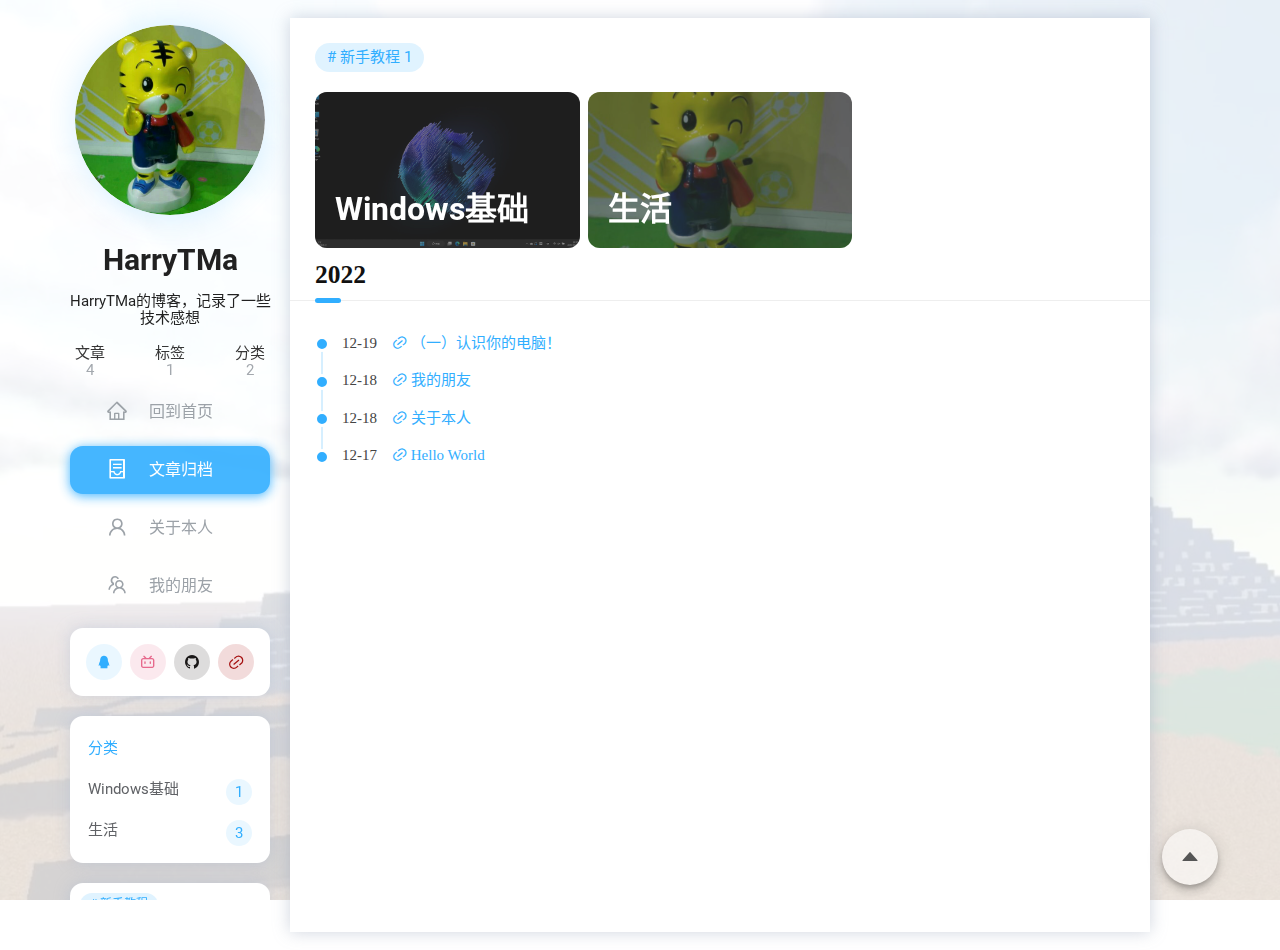
<file: archive.html>
<!DOCTYPE html>
<html  lang="zh-cn"><head><meta charset="UTF-8" /><meta http-equiv="X-UA-Compatible" content="IE=edge" /><meta name="viewport" content="width=device-width, initial-scale=1.0" />
<link rel="stylesheet" href="/css/layout.css">
<title> 文章归档 -  HarryTMa的博客</title><link rel="stylesheet" href="/lib/mdui/mdui.min.css" /><script src="/lib/mdui/mdui.min.js"></script><script src="/lib/lazysizes.min.js"></script><script src="/lib/smooth-scrolling.js/index.js"></script><link rel="stylesheet" href="/lib/atom-one-dark.min.css" /><script src="/lib/highlight.min.js"></script><link rel="stylesheet" href="/lib/iconfont/iconfont.css" crossorigin /><link rel="stylesheet" href="/lib/katex.min.css" /><link rel="shortcut icon" href="/images/default-avatar.jpg" type="image/png" /><meta name="generator" content="Hexo 6.3.0"></head><body><div class="kira-background" style="background-image: url('/images/bg.jpg')"></div><div class="kira-header"><a class="kira-drawer-button mdui-ripple" title="导航栏" onclick="document.querySelector('.kira-sidebar-modal').classList.add('show');document.querySelector('.kira-sidebar#sidebar').classList.add('show');"><i class="kirafont icon-menu"></i></a><a href="/" title="HarryTMa的博客"><img src="/images/default-avatar.jpg" alt="HarryTMa"/></a></div><div class="kira-body"><div class="kira-sidebar" id="sidebar"><div class="kira-avatar mdui-ripple"><a href="/images/default-avatar.jpg" title="HarryTMa"><img src="/images/default-avatar.jpg" alt="HarryTMa" /></a></div><div style="text-align:center;"><table><tr><td width="5%"></td><td><h1 style="margin:0%;">HarryTMa</h1><p>HarryTMa的博客，记录了一些技术感想</p></td><td width="5%"></td></tr></table></div><div class="kira-count"><div><span>文章</span>4</div><div><span>标签</span>1</div><div><span>分类</span>2</div></div><div class="kira-list"><a class="kira-list-item mdui-ripple false" href="/"title="回到首页"><i class="kirafont icon-home"></i><div class="kira-list-item-content">回到首页</div></a><a class="kira-list-item mdui-ripple true" href="/archive.html"title="文章归档"><i class="kirafont icon-container"></i><div class="kira-list-item-content">文章归档</div></a><a class="kira-list-item mdui-ripple false" href="/2022/12/18/Life-Me"title="关于本人"><i class="kirafont icon-user"></i><div class="kira-list-item-content">关于本人</div></a><a class="kira-list-item mdui-ripple false" href="/2022/12/18/Life-Friends"title="我的朋友"><i class="kirafont icon-team"></i><div class="kira-list-item-content">我的朋友</div></a></div><aside id="kira-sidebar"> <div class="kira-widget-wrap"><div class="kira-widget kira-social"><a class="mdui-ripple" href="tencent://AddContact/?fromId=45&fromSubId=1&subcmd=all&uin=2563272978&website=www.oicqzone.com" target="_blank" mdui-tooltip="{content: 'QQ'}" style="color: rgb(49, 174, 255); background-color: rgba(49, 174, 255, .1);"><i class="kirafont icon-QQ"></i> </a><a class="mdui-ripple" href="https://space.bilibili.com/1837540737" target="_blank" mdui-tooltip="{content: '哔哩哔哩'}" style="color: rgb(231, 106, 141); background-color: rgba(231, 106, 141, .15);"><i class="kirafont icon-bilibili"></i> </a><a class="mdui-ripple" href="https://github.com/HarryTMa/" target="_blank" mdui-tooltip="{content: 'GitHub'}" style="color: rgb(25, 23, 23); background-color: rgba(25, 23, 23, .15);"><i class="kirafont icon-github"></i> </a><a class="mdui-ripple" href="https://www.zhihu.com/people/harry-76-78-54" target="_blank" mdui-tooltip="{content: '知乎'}" style="color: rgb(165, 15, 15); background-color: rgba(165, 15, 15, .15);"><i class="kirafont icon-link"></i> </a></div></div>  <div class="kira-widget-wrap"><h3 class="kira-widget-title">分类</h3><div class="kira-widget"><ul class="category-list">  <li class="category-list-item"><a class="category-list-link" href="/categories/Windows基础/">Windows基础</a><span class="category-list-count">1</span></li><li class="category-list-item"><a class="category-list-link" href="/categories/生活/">生活</a><span class="category-list-count">3</span></li></ul></div></div>  <div class="kira-widget-wrap"><div id="randomtagcloud" class="kira-widget tagcloud kira-rainbow"><a href="/tags/%E6%96%B0%E6%89%8B%E6%95%99%E7%A8%8B/" style="font-size: 10px;">新手教程</a></div></div> </aside><div class="kira-copyright">&copy; 2023 <a href="/">HarryTMa</a> Powered by <a href="http://hexo.io/" target="_blank">Hexo</a> & <a href="https://github.com/ch1ny/kira-hexo/" target="_blank">Kira-Hexo</a><br /></div></div><div class="kira-sidebar-modal" id="sidebar-modal" onclick="(function(self) {self.classList.remove('show');document.querySelector('.kira-sidebar.show#sidebar').classList.remove('show');})(this)"></div><div class="kira-content"><div id="kira-top-header"></div><div class="kira-main-content"><section class="kira-archives"><div class="tagcloud kira-rainbow"><a class="mdui-ripple -unordered list-link" href="/tags/%E6%96%B0%E6%89%8B%E6%95%99%E7%A8%8B/" rel="tag">新手教程<span class="mdui-ripple -unordered list-count">1</span></a></div><div class="categories kira-rainbow-fill">      <a class="mdui-ripple" href="/categories/Windows%E5%9F%BA%E7%A1%80/"><div class="bg" style="background-image:url('/images/SnapShot/Win11/Desktop.jpg')"></div><h1>Windows基础</h1></a>          <a class="mdui-ripple" href="/categories/%E7%94%9F%E6%B4%BB/"><div class="bg" style="background-image:url('/images/default-avatar.jpg')"></div><h1>生活</h1></a></div><article> <h2>2022</h2><ul><li><span>12-19</span><a href="/2022/12/19/Basic-1-ExploreYourPc/" >（一）认识你的电脑！</a></li><li><span>12-18</span><a href="/2022/12/18/Life-Friends/" >我的朋友</a></li><li><span>12-18</span><a href="/2022/12/18/Life-Me/" >关于本人</a></li><li><span>12-17</span><a href="/2022/12/17/Life-HelloWorld/" >Hello World</a></li></ul></article></section></div></div><div class="kira-right-column"><a onclick="document.querySelector('#kira-top-header').scrollIntoView({behavior: 'smooth'});" class="kira-backtotop" aria-label="回到顶部" title="回到顶部"><button class="mdui-fab mdui-ripple"><i class="kirafont icon-caret-up"></i></button></a></div></div></body></html>
</file>
<file: css/layout.css>
body {
  width: 100%;
  margin: auto !important;
  height: 100vh;
  position: absolute;
  left: 0;
  top: 0;
}
* {
  scrollbar-width: none;
}
::-webkit-scrollbar {
  display: none;
}
a {
  text-decoration: none;
}
*::selection {
  background: #31aeff;
  color: #fff;
  text-shadow: none;
}
* {
  outline: none;
}
img::selection {
  background: rgba(255,78,106,0.15);
}
figure.highlight table tbody tr td.gutter {
  user-select: none;
}
figure.highlight table tbody tr td.code pre *::selection {
  background: #ff4e6a;
}
.kira-background {
  opacity: 0.2;
  background-size: cover;
  height: 100vh;
  width: 100%;
  position: fixed;
  top: 0;
  left: 0;
  z-index: -1;
}
.kira-header {
  height: 0;
  display: none;
}
#kira-top-header {
  position: absolute;
  width: 100%;
  height: 0;
  left: 0;
  top: -2vh;
}
.kira-body {
  display: flex;
  justify-content: center;
}
.kira-rainbow a:nth-child(7n+1) {
  background-color: rgba(49,174,255,0.15);
  color: #31aeff;
}
.kira-rainbow a:nth-child(7n+2) {
  background-color: rgba(255,78,106,0.15);
  color: #ff4e6a;
}
.kira-rainbow a:nth-child(7n+3) {
  background-color: rgba(255,185,0,0.15);
  color: #ffb900;
}
.kira-rainbow a:nth-child(7n+4) {
  background-color: rgba(51,213,122,0.15);
  color: #33d57a;
}
.kira-rainbow a:nth-child(7n+5) {
  background-color: rgba(0,219,255,0.15);
  color: #00dbff;
}
.kira-rainbow a:nth-child(7n+6) {
  background-color: rgba(255,69,0,0.15);
  color: #ff4500;
}
.kira-rainbow a:nth-child(7n+7) {
  background-color: rgba(144,144,255,0.15);
  color: #9090ff;
}
.kira-rainbow-fill a {
  color: #fff;
}
article {
  color: #444;
  font-family: microsoft yahei;
}
article p {
  line-height: 24px;
}
article .highlight {
  padding: 0 0.5em;
  background: #282c34;
  color: #abb2bf;
  margin: 25px 0;
  border-radius: 13px;
  overflow: auto;
}
article .highlight .gutter {
  border-right: 1px solid #35393b;
}
article pre {
  border-radius: 13px;
  overflow: hidden;
  -webkit-box-sizing: border-box;
  box-sizing: border-box;
  margin: 0;
  padding: 0 6px 0 0;
  position: relative;
  background: #282c34;
  line-height: 1.3em;
}
article pre code {
  position: relative;
  border: none;
  border-radius: 0;
  font-size: 100%;
  font-family: Consolas;
}
article pre code:after {
  color: #5c6370;
  position: absolute;
  top: 0.5em;
  bottom: 0.5em;
  left: 0;
  text-align: left;
  clip: rect(-100px 2em 9999px 0);
  clip: rect(-100px 5ch 9999px 0);
  overflow: hidden;
  padding: 1px 0;
  padding-left: 12px;
  background: #282c34;
}
article pre:before {
  background: #282c34;
  height: 32px;
  margin-bottom: 0;
  display: block;
}
article pre:after {
  position: absolute;
  border-radius: 50%;
  background: #ff5f56;
  width: 12px;
  height: 12px;
  top: 0;
  left: 12px;
  margin-top: 12px;
  -webkit-box-shadow: 20px 0 #ffbd2e, 40px 0 #27c93f;
  box-shadow: 20px 0 #ffbd2e, 40px 0 #27c93f;
}
article a {
  -webkit-transition: color 0.35s ease-out;
  transition: color 0.35s ease-out;
  color: #31aeff;
  text-decoration: none;
  word-wrap: break-word;
}
article a:before {
  font-family: "kirafont";
  content: '\ec7f\ ';
}
article a:hover,
article a:focus {
  color: #31aeff;
}
article a:hover {
  text-decoration: underline;
}
article a.CodePenLink {
  transition: 0.2s;
  padding: 0.2em;
  color: #31aeff;
  border-bottom: 1px solid rgba(49,174,255,0.5);
}
article a.CodePenLink:hover {
  text-shadow: 0px 0px 5px rgba(49,174,255,0.4);
  text-decoration: none;
  border-bottom: 1px solid #31aeff;
}
article p {
  margin: 25px 0;
  position: relative;
}
article p:after {
  content: '';
  clear: both;
  display: block;
}
article del {
  color: #999;
  font-size: 0.9em;
}
article > table.kira-album {
  margin: -5px;
  max-width: calc(100% + 10px);
}
article > table.kira-album + .kira-album {
  margin-top: 5px;
}
article > table.kira-album,
article > table.kira-album thead,
article > table.kira-album th,
article > table.kira-album td {
  border: none;
  box-shadow: none;
}
article > table.kira-album * {
  background-color: transparent !important;
}
article > table.kira-album th,
article > table.kira-album td {
  padding: 5px;
  height: 300px;
}
article > table.kira-album th a:after,
article > table.kira-album td a:after {
  display: none;
}
@media screen and (max-width: 1024px) {
  article > table.kira-album th,
  article > table.kira-album td {
    height: 100px;
  }
}
article > table.kira-album img {
  width: 100%;
  height: 100%;
  object-fit: cover;
}
.justified-gallery {
  margin: -10px;
  width: calc(100% + 20px);
}
.jg-entry {
  border-radius: 10px;
  overflow: hidden;
}
article img {
  display: block;
  border-radius: 13px;
  margin: 0 auto;
}
article img:not(.kira-post-cover-image) {
  cursor: pointer;
  transition: all 0.3s ease;
}
article img:not(.kira-post-cover-image):hover {
  box-shadow: 0 0 10px rgba(49,174,255,0.3);
  transform: scale(1.01, 1.01);
  border-radius: 0;
}
article img:not(.kira-post-cover-image):active {
  transform: scale(1, 1);
}
article img.lazyload,
article img.lazyloading {
  opacity: 0;
  transition: opacity 400ms ease-out;
}
article img.lazyloaded {
  opacity: 1;
}
article h1,
article h2,
article h3,
article h4,
article h5,
article h6 {
  color: #111;
  margin: 25px 0;
}
article h4,
article h5,
article h6 {
  position: relative;
}
article h4:before,
article h5:before,
article h6:before {
  display: inline-block;
  width: 1em;
  content: '#';
  color: #31aeff;
}
article h1 {
  font-size: 2.5em;
}
article h2 {
  font-size: 1.7em;
  position: relative;
  padding-bottom: 10px;
}
article h2:before {
  content: '';
  width: 100%;
  padding: 0px 25px;
  border-bottom: 1px solid #eee;
  position: absolute;
  bottom: -1px;
  left: -25px;
  box-sizing: unset;
}
article h2:after {
  transition: all 0.35s ease-out;
  content: '';
  position: absolute;
  background: #31aeff;
  width: 1em;
  height: 5px;
  bottom: -3px;
  left: 0;
  border-radius: 10px;
}
article h2:hover:after {
  width: 2em;
}
article h3 {
  font-size: 1.3em;
}
article h4 {
  font-size: 1.15em;
}
article h5 {
  font-size: 1em;
}
article h6 {
  font-size: 0.9em;
}
article blockquote {
  color: #666;
  margin: 25px 0;
  padding: 0.1em 2.2em;
  background-color: #f8f8f8;
  line-height: 28px;
  position: relative;
  border-radius: 10px;
  border: 1px solid #eee;
  font-family: sf pro sc, sf pro display, sf pro icons, aos icons, pingfang sc, helvetica neue, helvetica, arial, sans-serif;
}
article blockquote:before {
  content: '\201C';
  top: 15px;
  left: 10px;
  position: absolute;
  color: #888;
  font-size: 3em;
}
article blockquote:after {
  content: '\201D';
  bottom: -8px;
  right: 10px;
  position: absolute;
  color: #888;
  font-size: 3em;
}
article hr {
  display: block;
  border: 0;
  border-top: 1px dashed #ccc;
  margin: 25px 0;
  padding: 0;
}
article sub,
article sup {
  font-size: 75%;
  line-height: 0;
  position: relative;
  vertical-align: baseline;
}
article sup {
  top: -0.5em;
}
article sub {
  bottom: -0.25em;
}
article ul {
  padding: 0 0 0 2em;
  margin-top: 0;
}
article ul .mdui-checkbox {
  padding-left: 22px;
  height: 18px;
}
article ul .mdui-checkbox-icon {
  top: 4px;
}
article ol {
  padding: 0 0 0 2.5em;
  margin-top: 0;
}
article > ol {
  list-style-type: none;
  counter-reset: item;
}
article > ol > li {
  position: relative;
}
article > ol > li::before {
  content: counter(item);
  counter-increment: item;
  position: absolute;
  top: 0.2rem;
  left: -2.5em;
  height: 1.6rem;
  width: 1.6rem;
  text-align: center;
  border-radius: 8px;
  line-height: 1.6rem;
  background-color: rgba(49,174,255,0.1);
  color: #31aeff;
}
article li {
  line-height: 2rem;
}
article li p {
  margin: 0 !important;
}
article dd {
  margin: 0 0 0 2em;
}
article > table {
  color: #5b6064;
  border-spacing: 0;
  border-collapse: collapse;
  max-width: 100%;
  overflow: auto;
  white-space: nowrap;
  margin: 25px auto;
  background: transparent;
  display: block;
}
article > table::-webkit-scrollbar {
  width: 6px;
  height: 6px;
}
article > table::-webkit-scrollbar-thumb {
  background-color: #888;
}
article > table thead {
  border-bottom: 1px solid #eee;
  background-color: #f8f8f8;
}
article > table thead tr {
  background-color: #f8f8f8;
}
article > table th {
  border: 1px solid #eee;
  padding: 13px 26px;
  font-weight: 400;
}
article > table td {
  border: 1px solid #eee;
  padding: 13px 26px;
}
article > table tr {
  background-color: #fff;
}
article > table tr:nth-child(2n) {
  background-color: #f8f8f8;
}
article img,
article canvas,
article iframe,
article video,
article svg,
article select,
article textarea {
  width: auto;
  max-width: 100%;
}
details ul {
  padding-left: 1.7em;
}
summary {
  cursor: pointer;
}
summary i {
  margin-right: 0.3em;
  width: 24px;
}
summary .remove {
  display: none;
}
details[open] > summary .add {
  display: none;
}
details[open] > summary .remove {
  display: inline-block;
}
article ul {
  list-style: none;
  padding-left: 0 !important;
}
article ul li {
  position: relative;
  padding: 10px 0;
  padding-left: 25px;
  line-height: 1rem;
}
article ul li::before {
  content: '';
  width: 10px;
  height: 10px;
  background: #31aeff;
  display: inline-block;
  vertical-align: middle;
  margin-right: 12px;
  margin-left: -26px;
  border-radius: 100%;
  border: 3px solid #fff;
  z-index: 3;
  position: relative;
}
article ul li::after {
  content: '';
  height: 100%;
  width: 1.5px;
  background: rgba(49,174,255,0.2);
  position: absolute;
  left: 6.25px;
  top: 20px;
}
article ul li:last-child:after {
  display: none;
}
article ul span {
  margin-right: 15px;
}
article .mdui-btn {
  background-color: #31aeff;
  color: #fff;
  border-radius: 10px;
}
article .mdui-btn:focus,
article .mdui-btn:hover {
  background-color: #31aeff;
  color: #fff;
}
font.douyin {
  text-shadow: -2px 0 rgba(0,255,255,0.5), 2px 0 rgba(255,0,0,0.5);
  animation: shake-it 0.5s reverse infinite cubic-bezier(0.68, -0.55, 0.27, 1.55);
}
.aplayer {
  -webkit-box-shadow: 0 0 0 1px #eee !important;
  box-shadow: 0 0 0 1px #eee !important;
  border-radius: 10px !important;
  margin: 25px 0 !important;
  height: 90px;
}
.aplayer .aplayer-info {
  padding: 9px 7px 0 10px !important;
}
.aplayer .aplayer-info .aplayer-controller .aplayer-bar-wrap {
  margin-left: 1px !important;
  padding-right: 3px;
}
.aplayer .aplayer-info .aplayer-controller .aplayer-bar-wrap .aplayer-bar,
.aplayer .aplayer-info .aplayer-controller .aplayer-bar-wrap .aplayer-bar .aplayer-loaded,
.aplayer .aplayer-info .aplayer-controller .aplayer-bar-wrap .aplayer-bar .aplayer-played {
  height: 6px !important;
  border-radius: 10px !important;
}
.aplayer .aplayer-info .aplayer-controller .aplayer-bar-wrap .aplayer-bar .aplayer-played .aplayer-thumb {
  height: 12px !important;
  width: 12px !important;
  right: 3px !important;
  -webkit-box-shadow: 0 0 5px 0 rgba(0,0,0,0.18) !important;
  box-shadow: 0 0 5px 0 rgba(0,0,0,0.18) !important;
  -webkit-transition: all 0.35s ease-out;
  transition: all 0.35s ease-out;
}
.aplayer .aplayer-info .aplayer-controller .aplayer-volume-wrap .aplayer-volume-bar-wrap .aplayer-volume-bar,
.aplayer .aplayer-info .aplayer-controller .aplayer-volume-wrap .aplayer-volume-bar-wrap .aplayer-volume-bar .aplayer-volume {
  border-radius: 10px;
  width: 6px;
}
.aplayer .aplayer-info .aplayer-controller .aplayer-volume-wrap .aplayer-volume-bar-wrap .aplayer-volume-bar {
  right: 10.5px;
}
.aplayer .aplayer-list ol li {
  border-top: none !important;
}
.aplayer .aplayer-list ol li.aplayer-list-light {
  background: #f8f8f8 !important;
}
.justified-gallery > a > .jg-caption,
.justified-gallery > div > .jg-caption,
.justified-gallery > figure > .jg-caption {
  background-color: transparent;
}
.justified-gallery > a > .jg-caption,
.justified-gallery > div > .jg-caption,
.justified-gallery > figure > .jg-caption {
  padding: 10px;
  transition: all 0.35s ease-out !important;
}
.justified-gallery > a > .jg-caption.jg-caption-visible,
.justified-gallery > div > .jg-caption.jg-caption-visible,
.justified-gallery > figure > .jg-caption.jg-caption-visible {
  opacity: 0.99;
}
.justified-gallery > a > .jg-caption:after,
.justified-gallery > div > .jg-caption:after,
.justified-gallery > figure > .jg-caption:after {
  background-image: -moz-linear-gradient(to top, rgba(16,16,16,0.35) 25%, rgba(16,16,16,0) 100%);
  background-image: -webkit-linear-gradient(to top, rgba(16,16,16,0.35) 25%, rgba(16,16,16,0) 100%);
  background-image: -ms-linear-gradient(to top, rgba(16,16,16,0.35) 25%, rgba(16,16,16,0) 100%);
  background-image: linear-gradient(to top, rgba(16,16,16,0.35) 25%, rgba(16,16,16,0) 100%);
  -moz-pointer-events: none;
  -webkit-pointer-events: none;
  -ms-pointer-events: none;
  pointer-events: none;
  background-size: cover;
  content: '';
  display: block;
  height: 100%;
  left: 0;
  position: absolute;
  bottom: 0;
  width: 100%;
  z-index: -1;
}
article > p > code {
  display: inline;
  border-radius: 4px;
  font-family: SFMono-Regular, Consolas, Liberation Mono, Menlo, Courier, monospace, Roboto, RobotoNum, 'PingFang SC', 'Hiragino Sans GB', 'Microsoft YaHei', 'Helvetica Neue', Helvetica, Arial, sans-serif, 'Segoe UI';
  padding: 0 4px;
  margin: 1px 3px;
  line-height: 1.1;
  word-break: break-all;
  color: #31aeff;
  background-color: rgba(49,174,255,0.15);
}
article div.my-aplayer-container {
  margin: 0;
}
article div.my-aplayer-container div[id^=aplayer-] div.aplayer-body div.aplayer-pic {
  width: 90px;
  height: 90px;
}
article div.my-aplayer-container div[id^=aplayer-] div.aplayer-body div.aplayer-info {
  margin-left: 90px;
  height: 90px;
}
article div.my-aplayer-container div[id^=aplayer-] div.aplayer-body div.aplayer-info div.aplayer-controller > div.aplayer-bar-wrap > div.aplayer-bar > div.aplayer-played {
  background: #31aeff !important;
}
article div.my-aplayer-container div[id^=aplayer-] div.aplayer-body div.aplayer-info div.aplayer-controller > div.aplayer-bar-wrap > div.aplayer-bar > div.aplayer-played span.aplayer-thumb {
  background: #31aeff !important;
}
.kira-sidebar {
  scrollbar-width: none;
  max-width: 240px;
  user-select: none;
  max-height: 100vh;
  overflow: auto;
  position: sticky;
  top: 0;
  flex-shrink: 0;
  transition: all 0.3s ease-out;
}
.kira-sidebar .kira-avatar {
  margin: 25px;
  box-shadow: 0 0 2rem rgba(49,174,255,0.2);
}
.kira-sidebar .kira-avatar a {
  padding-bottom: 100%;
  height: 0;
  display: block;
}
.kira-sidebar .kira-avatar,
.kira-sidebar .kira-avatar img {
  max-width: 100%;
  border-radius: 50%;
  transition: transform 1.5s ease-out;
}
.kira-sidebar .kira-count {
  display: flex;
}
.kira-sidebar .kira-count div {
  -webkit-box-flex: 1;
  -ms-flex: 1;
  flex: 1;
  text-align: center;
  color: #a3a8ae;
}
.kira-sidebar .kira-count div span {
  color: #363636;
  display: block;
}
.kira-sidebar .kira-list {
  padding: 8px 20px;
}
.kira-sidebar .kira-list .kira-list-item {
  padding: 0 36px;
  color: #9ca2a8;
  border-radius: 13px;
  margin-bottom: 10px;
  text-align: center;
  transition: none !important;
  display: flex;
  align-items: center;
}
.kira-sidebar .kira-list .kira-list-item:hover {
  background-color: rgba(0,0,0,0.08);
}
.kira-sidebar .kira-list .kira-list-item.true,
.kira-sidebar .kira-list .kira-list-item.true i {
  color: #fff;
}
.kira-sidebar .kira-list .kira-list-item.true {
  opacity: 0.9;
  background: #31aeff;
  box-shadow: 0 2px 12px #31aeff;
}
.kira-sidebar .kira-list .kira-list-item i {
  font-size: 22px;
  color: #9ca2a8;
}
.kira-sidebar .kira-list .kira-list-item .kira-list-item-content {
  margin-left: 0px;
  padding-top: 14px;
  padding-bottom: 14px;
  font-size: 16px;
  font-weight: 400;
  line-height: 20px;
  -webkit-box-flex: 1;
  -webkit-flex-grow: 1;
  -ms-flex-positive: 1;
  flex-grow: 1;
}
.kira-sidebar .kira-social {
  padding: 12px;
  font-size: 0;
}
.kira-sidebar .kira-social a {
  width: 36px;
  height: 36px;
  line-height: 36px;
  margin: 4px;
  border-radius: 100%;
  display: inline-block;
  text-align: center;
  color: #606266;
}
.kira-sidebar .kira-list {
  padding: 8px 20px;
}
.kira-sidebar .kira-list .kira-list-item {
  padding: 0 36px;
  color: #9ca2a8;
  border-radius: 13px;
  margin-bottom: 10px;
  text-align: center;
  transition: none !important;
}
.kira-sidebar .kira-list .kira-list-item.true,
.kira-sidebar .kira-list .kira-list-item.true i {
  color: #fff;
}
.kira-sidebar .kira-list .kira-list-item.true {
  opacity: 0.9;
  background: #31aeff;
  box-shadow: 0 2px 12px #31aeff;
}
.kira-sidebar .kira-list .kira-list-item i {
  font-size: 22px;
  color: #9ca2a8;
}
.kira-sidebar .kira-list .kira-list-item .mdui-list-item-content {
  margin-left: 0px;
}
.kira-sidebar .kira-widget-wrap {
  box-shadow: 0 0 1rem rgba(161,177,204,0.4);
  background-color: #fff;
  margin: 20px;
  border-radius: 13px;
  overflow: hidden;
  white-space: normal;
}
.kira-sidebar .kira-widget-wrap .kira-widget-title {
  font-size: 1em;
  font-weight: 400;
  padding: 24px 18px 12px;
  margin: 0;
  color: #31aeff;
}
.kira-sidebar .kira-widget-wrap .kira-widget ul {
  list-style-type: none;
  padding: 0;
  margin: 0;
}
.kira-sidebar .kira-widget-wrap .kira-widget ul li {
  overflow: hidden;
  text-overflow: ellipsis;
  white-space: nowrap;
  position: relative;
  padding: 12px 18px;
}
.kira-sidebar .kira-widget-wrap .kira-widget ul li a {
  color: #606266;
}
.kira-sidebar .kira-widget-wrap .kira-widget ul li:last-child {
  border-bottom: none;
  padding-bottom: 24px;
}
.kira-sidebar .kira-widget-wrap .kira-widget .category-list-count,
.kira-sidebar .kira-widget-wrap .kira-widget .archive-list-count {
  background-color: rgba(49,174,255,0.1);
  display: inline-block;
  width: 26px;
  height: 26px;
  line-height: 26px;
  text-align: center;
  border-radius: 100%;
  color: #31aeff;
  position: absolute;
  right: 18px;
  top: 10px;
}
.kira-sidebar .kira-widget-wrap .tagcloud {
  padding: 10px;
  padding-bottom: 5px;
}
.kira-sidebar .kira-widget-wrap .tagcloud a {
  border-radius: 13px;
  padding: 5px 10px;
  font-size: 12px !important;
  display: inline-block;
  margin-bottom: 5px;
}
.kira-sidebar .kira-widget-wrap .tagcloud a:before {
  content: '# ';
}
.kira-sidebar .kira-widget-wrap:first-child {
  margin-top: 0;
}
.kira-sidebar .kira-copyright {
  padding: 0 30px;
  text-align: center;
  color: #777;
  white-space: normal;
  margin-bottom: 20px;
  font-size: 12px;
}
.kira-sidebar .kira-copyright a {
  color: #31aeff;
}
.kira-sidebar::-webkit-scrollbar {
  display: none;
}
.kira-sidebar-modal {
  position: fixed;
  left: 0;
  top: 0;
  width: 100vw;
  height: 100vh;
  z-index: 5;
  pointer-events: none;
  transition: background-color 0.3s ease;
  background-color: rgba(0,0,0,0);
}
.kira-content {
  position: relative;
  max-width: 860px;
  height: fit-content;
  flex-grow: 1;
  overflow: auto;
  scrollbar-width: none;
  box-shadow: 0 0 1rem rgba(138,151,174,0.4);
  margin-top: 2vh;
  margin-bottom: 2vh;
}
.kira-content .kira-main-content {
  position: relative;
  background-color: #fff;
  max-width: 100%;
  padding: 25px;
  min-height: 96vh;
}
.kira-content .kira-main-content .kira-page-nav {
  list-style: none;
  text-align: center;
  display: flex;
  color: #ddd;
  background-color: #f5f6f5;
  border-radius: 13px;
  justify-content: center;
}
.kira-content .kira-main-content .kira-page-nav .page-number {
  transition: 300ms;
  margin-inline: 10px;
}
.kira-content .kira-main-content .kira-page-nav .current {
  color: #fff;
  background: #31aeff;
  opacity: 0.9;
  box-shadow: 0 2px 12px #31aeff;
}
.kira-content .kira-main-content .kira-page-nav a:not(.current):hover {
  background-color: rgba(155,155,155,0.3);
}
.kira-content .kira-main-content .kira-page-nav > * {
  color: #999;
  border-radius: 13px;
  width: 35px;
  height: 35px;
  line-height: 35px;
  float: left;
}
.kira-content .kira-main-content .kira-posts {
  position: relative;
}
.kira-content .kira-main-content .kira-posts .kira-post {
  max-width: 100%;
  transition: 300ms;
  padding: 10px;
  border-radius: 1rem;
}
.kira-content .kira-main-content .kira-posts .kira-post article .aplayer {
  margin: 6px 0 0 0 !important;
}
.kira-content .kira-main-content .kira-posts .kira-post:hover {
  background-color: rgba(170,177,183,0.1);
}
.kira-content .kira-main-content .kira-posts .kira-post-meta {
  margin: 10px 0 0 0 !important;
}
.kira-content .kira-main-content .kira-posts .kira-post:last-child {
  margin-bottom: 25px;
}
.kira-content .kira-main-content .kira-posts .kira-hr {
  border-bottom: 1px solid rgba(135,135,135,0.3);
  height: 0;
  margin-block: 12px;
}
.kira-content::-webkit-scrollbar {
  display: none;
}
.kira-right-column {
  width: 80px;
  height: 100vh;
  display: flex;
  flex-direction: column;
  align-items: center;
  position: sticky;
  top: 0;
}
.kira-right-column .kira-backtotop {
  bottom: 20px;
  color: #555;
  background-color: rgba(255,255,255,0.501);
  border-radius: 50%;
  margin-top: auto;
  margin-bottom: 15px;
  transition: 500ms;
}
.kira-right-column .kira-backtotop i {
  font-size: 22px;
}
.kira-post .kira-post-cover {
  width: 100%;
  padding-bottom: 40%;
  position: relative;
  overflow: hidden;
  border-radius: 16px;
  min-height: 95px;
  background-color: #eee;
}
.kira-post .kira-post-cover img {
  display: block;
  opacity: 0;
  transition: opacity 400ms ease-out;
  position: absolute;
  left: 0;
  top: 0;
  object-fit: cover;
  width: 100%;
  height: 100%;
}
.kira-post .kira-post-cover img.lazyloaded {
  opacity: 1;
}
.kira-post .kira-post-cover h1 {
  color: #fff;
  font-size: 2.5em;
  font-weight: normal;
  margin: 0;
  margin-top: 10px;
  padding-left: 1px;
  position: absolute;
  bottom: 0;
  width: 100%;
  box-sizing: border-box;
  text-transform: none;
  z-index: 1;
  margin: 0;
  padding: 25px;
}
.kira-post .kira-post-cover h1:after {
  background-image: -moz-linear-gradient(to top, rgba(16,16,16,0.35) 25%, rgba(16,16,16,0) 100%);
  background-image: -webkit-linear-gradient(to top, rgba(16,16,16,0.35) 25%, rgba(16,16,16,0) 100%);
  background-image: -ms-linear-gradient(to top, rgba(16,16,16,0.35) 25%, rgba(16,16,16,0) 100%);
  background-image: linear-gradient(to top, rgba(16,16,16,0.35) 25%, rgba(16,16,16,0) 100%);
  -moz-pointer-events: none;
  -webkit-pointer-events: none;
  -ms-pointer-events: none;
  pointer-events: none;
  background-size: cover;
  content: '';
  display: block;
  height: 100%;
  left: 0;
  position: absolute;
  bottom: 0;
  width: 100%;
  z-index: -1;
}
.kira-post .kira-post-meta {
  margin: 25px 0px;
  font-size: 0;
}
.kira-post .kira-post-meta a {
  border-radius: 20px;
  padding: 10px 18px;
  font-size: 14px;
  display: inline-block;
  margin-bottom: 5px;
  margin-right: 10px;
  text-decoration: none;
}
.kira-post .kira-post-meta a .kirafont {
  font-size: 14px;
}
.kira-post .kira-post-meta a:before,
.kira-post .kira-post-meta i:before {
  margin-right: 5px;
}
.kira-post .kira-post-copyright {
  margin: 0 -25px;
  margin-bottom: 25px;
  padding: 25px;
  color: #191919;
  background-color: #fafafa;
  line-height: 1.5em;
  position: relative;
  overflow: hidden;
}
.kira-post .kira-post-copyright a {
  color: #31aeff;
}
.kira-post .kira-post-copyright:after {
  position: absolute;
  background: url("data:image/svg+xml;charset=utf-8,%3Csvg xmlns='http://www.w3.org/2000/svg' viewBox='0 0 496 512'%3E%3Cpath fill='%234a4a4a' d='M245.8 214.9l-33.2 17.3c-9.4-19.6-25.2-20-27.4-20-22.2 0-33.3 14.6-33.3 43.9 0 23.5 9.2 43.8 33.3 43.8 14.4 0 24.6-7 30.5-21.3l30.6 15.5a73.2 73.2 0 01-65.1 39c-22.6 0-74-10.3-74-77 0-58.7 43-77 72.6-77 30.8-.1 52.7 11.9 66 35.8zm143 0l-32.7 17.3c-9.5-19.8-25.7-20-27.9-20-22.1 0-33.2 14.6-33.2 43.9 0 23.5 9.2 43.8 33.2 43.8 14.5 0 24.7-7 30.5-21.3l31 15.5c-2 3.8-21.3 39-65 39-22.7 0-74-9.9-74-77 0-58.7 43-77 72.6-77C354 179 376 191 389 214.8zM247.7 8C104.7 8 0 123 0 256c0 138.4 113.6 248 247.6 248C377.5 504 496 403 496 256 496 118 389.4 8 247.6 8zm.8 450.8c-112.5 0-203.7-93-203.7-202.8 0-105.5 85.5-203.3 203.8-203.3A201.7 201.7 0 01451.3 256c0 121.7-99.7 202.9-202.9 202.9z'/%3E%3C/svg%3E");
  content: ' ';
  height: 160px;
  width: 160px;
  right: -30px;
  top: -45px;
  opacity: 0.1;
}
.kira-post .kira-post-nav {
  width: 100%;
  height: 2em;
  background-color: #fff;
  margin-top: 0;
  user-select: none;
}
.kira-post .kira-post-nav .post-nav .old {
  float: left;
}
.kira-post .kira-post-nav .post-nav .new {
  float: right;
}
.kira-post .kira-post-nav .post-nav div a {
  transition: 0.2s;
  padding: 0.2em;
  color: #31aeff;
  border-bottom: 1px solid rgba(49,174,255,0.5);
}
.kira-post .kira-post-nav .post-nav div a:hover {
  text-shadow: 0px 0px 5px rgba(49,174,255,0.4);
  text-decoration: none;
  border-bottom: 1px solid #31aeff;
}
.kira-post .kira-post-footer {
  background-color: #f5f6f5;
  padding: 25px;
  margin: -25px;
  margin-top: 0;
}
.kira-archives .tagcloud {
  margin-bottom: 13px;
  font-size: 0;
}
.kira-archives .categories {
  margin-bottom: 12px;
  font-size: 0;
}
.kira-archives .tagcloud a {
  border-radius: 15px;
  padding: 6px 12px;
  font-size: 15px !important;
  display: inline-block;
  margin-bottom: 7px;
  margin-right: 7px;
}
.kira-archives .tagcloud a:before {
  content: '# ';
}
.kira-archives .tagcloud a span:before {
  content: ' ';
}
.kira-archives .categories {
  display: grid;
  grid-template-columns: repeat(3, 32.666666666666664%);
  grid-column-gap: 1%;
  grid-row-gap: 12px;
}
.kira-archives .categories a {
  border-radius: 12px;
  font-size: 16px;
  display: inline-block;
  height: 156px;
  width: 100%;
  position: relative;
}
.kira-archives .categories a .bg {
  background-size: cover;
  background-position: center center;
  top: 0;
  left: 0;
  width: 100%;
  height: 100%;
  position: absolute;
  opacity: 0.8;
}
.kira-archives .categories a:before {
  top: 0;
  left: 0;
  content: '';
  background-color: rgba(0,0,0,0.4);
  width: 100%;
  height: 100%;
  position: absolute;
  z-index: 1;
}
.kira-archives .categories a h1 {
  margin: 20px;
  position: absolute;
  bottom: 0;
  left: 0;
  z-index: 2;
}
.kira-archives .categories a span {
  margin-top: 5px;
  display: block;
}
.kira-archives .categories a span:after {
  content: ' Articles';
}
.kira-archives article > *:first-child {
  margin-top: 0;
}
.kira-archives article > *:last-child {
  margin-bottom: 0;
}
@media (max-width: 1180px) {
  .kira-sidebar {
    left: 0;
  }
  .kira-content {
    margin-right: auto;
  }
  .kira-right-column {
    position: fixed;
    top: 0;
    right: 0;
  }
  .kira-right-column .kira-backtotop {
    background-color: #fff;
  }
}
@media (max-width: 1120px) {
  .kira-body::-webkit-scrollbar {
    width: 0;
  }
}
@media (max-width: 1000px) {
  body {
    height: fit-content;
    overflow: auto;
  }
  body .kira-header {
    height: 60px;
    padding: 10px;
    display: flex;
    align-items: center;
    justify-content: space-between;
    position: relative;
    z-index: 4;
  }
  body .kira-header a {
    width: 45px;
    height: 45px;
    text-align: center;
    border-radius: 50%;
    transition: all 0.5s ease;
  }
  body .kira-header a i {
    font-size: 25px;
    line-height: 45px;
  }
  body .kira-header a img {
    width: 100%;
    height: 100%;
    border-radius: 50%;
  }
  body .kira-header a:hover {
    background-color: rgba(0,0,0,0.16);
  }
  body .kira-body {
    height: fit-content;
    overflow: visible;
  }
  body .kira-body .kira-sidebar {
    position: fixed;
    top: 0;
    left: 0;
    z-index: 6;
    transform: translateX(-100%);
    background-color: #fff;
  }
  body .kira-body .kira-sidebar.show {
    transform: translateX(0%);
    width: calc(100% - 56px);
  }
  body .kira-body .kira-sidebar-modal.show {
    pointer-events: auto;
    background-color: rgba(0,0,0,0.4);
  }
  body .kira-body .kira-content {
    margin-right: unset;
    max-width: 100vw;
    margin-top: 0;
  }
  body .kira-body .kira-content #kira-top-header {
    top: calc(-2vh - 80px);
  }
  body::-webkit-scrollbar {
    width: 0;
  }
}
@media (max-width: 756px) {
  .kira-archives .categories {
    grid-template-columns: repeat(2, 49%);
    grid-column-gap: 2%;
  }
}
@media (max-width: 400px) {
  .kira-archives .categories {
    grid-template-columns: repeat(1, 100%);
  }
}
</file>
<file: lib/iconfont/iconfont.css>
@font-face {
  font-family: "kirafont"; /* Project id 3299330 */
  src: url('iconfont.woff2?t=1663478988380') format('woff2'),
       url('iconfont.woff?t=1663478988380') format('woff'),
       url('iconfont.ttf?t=1663478988380') format('truetype');
}

.kirafont {
  font-family: "kirafont" !important;
  font-size: 16px;
  font-style: normal;
  -webkit-font-smoothing: antialiased;
  -moz-osx-font-smoothing: grayscale;
}

.icon-close:before {
  content: "\eb6a";
}

.icon-exit-fullscreen:before {
  content: "\ec13";
}

.icon-fullscreen:before {
  content: "\ec14";
}

.icon-zoom-out:before {
  content: "\ec32";
}

.icon-zoom-in:before {
  content: "\ec33";
}

.icon-link:before {
  content: "\ec7f";
}

.icon-menu:before {
  content: "\e7f4";
}

.icon-caret-up:before {
  content: "\e8ec";
}

.icon-bilibili:before {
  content: "\e69e";
}

.icon-gitee:before {
  content: "\e60c";
}

.icon-container:before {
  content: "\e7b0";
}

.icon-home:before {
  content: "\e7c6";
}

.icon-right:before {
  content: "\e7eb";
}

.icon-left:before {
  content: "\e7ec";
}

.icon-QQ:before {
  content: "\e882";
}

.icon-user:before {
  content: "\e7ad";
}

.icon-team:before {
  content: "\e7ae";
}

.icon-github:before {
  content: "\e885";
}
</file>
<file: css/kira-image.css>
.kira-image {
  position: fixed;
  left: 0;
  top: 0;
  width: 100vw;
  height: 100vh;
  pointer-events: none;
  z-index: 7;
}
.kira-image .kira-image-modal {
  position: absolute;
  top: 0;
  left: 0;
  width: 100%;
  height: 100%;
  background-color: rgba(0,0,0,0);
  display: flex;
  flex-direction: column;
  transition: all 0.2s ease;
  backdrop-filter: blur(0px);
}
.kira-image .kira-image-modal * {
  transition: all 0.2s ease;
}
.kira-image .kira-image-modal .kira-image-header {
  width: 100%;
  height: 64px;
  background-image: linear-gradient(to bottom, rgba(0,0,0,0.5) 50%, rgba(0,0,0,0) 100%);
  display: flex;
  align-items: center;
  color: #fff;
  z-index: 8;
}
.kira-image .kira-image-modal .kira-image-header .kira-image-counter {
  height: 100%;
  display: flex;
  justify-content: center;
  align-items: center;
  padding: 0 10px;
  font-size: 18px;
  font-variant-numeric: tabular-nums;
}
.kira-image .kira-image-modal .kira-image-header .kira-image-operation {
  margin: 0 20px 0 auto;
  height: 100%;
  position: relative;
  display: flex;
  justify-content: center;
  align-items: center;
}
.kira-image .kira-image-modal .kira-image-header .kira-image-operation .kira-image-operation-button {
  width: 32px;
  height: 32px;
  font-size: 16px;
  cursor: pointer;
  display: flex;
  justify-content: center;
  align-items: center;
}
.kira-image .kira-image-modal .kira-image-header .kira-image-operation .kira-image-operation-button:hover {
  background-color: rgba(143,141,144,0.45);
}
.kira-image .kira-image-modal .kira-image-container {
  width: 100%;
  height: calc(100% - 64px);
  display: flex;
  pointer-events: none;
}
.kira-image .kira-image-modal .kira-image-container div[class^="kira-image-"][class$="-button-panel"] {
  width: 86px;
  display: flex;
  justify-content: center;
  align-items: center;
  z-index: 8;
}
.kira-image .kira-image-modal .kira-image-container div[class^="kira-image-"][class$="-button-panel"] .kira-image-exchange-button {
  width: 56px;
  height: 56px;
  border-radius: 50%;
  color: #fff;
  pointer-events: auto;
  display: flex;
  justify-content: center;
  align-items: center;
}
.kira-image .kira-image-modal .kira-image-container div[class^="kira-image-"][class$="-button-panel"] .kira-image-exchange-button i {
  font-size: 24px;
  text-shadow: 0 0 3px #000;
}
.kira-image .kira-image-modal .kira-image-container .kira-image-list {
  flex-grow: 1;
  display: flex;
  position: relative;
  animation-duration: 0.2s;
  animation-fill-mode: forwards;
}
.kira-image .kira-image-modal .kira-image-container .kira-image-list div {
  position: absolute;
  width: 100%;
  height: 100%;
  display: flex;
  justify-content: center;
  align-items: center;
}
.kira-image .kira-image-modal .kira-image-container .kira-image-list div img {
  max-width: calc(100% - 12px);
  max-height: calc(100% - 24px);
  user-select: none;
}
.kira-image .kira-image-modal .kira-image-container .kira-image-list .kira-image-prev {
  transform: translateX(-100vw);
}
.kira-image .kira-image-modal .kira-image-container .kira-image-list .kira-image-next {
  transform: translateX(100vw);
}
.kira-image .kira-image-modal .kira-image-container .kira-image-list [class^="kira-image-"] > img {
  cursor: zoom-in;
  -webkit-user-drag: none;
  transition: scale 0.2s ease, translate 0s;
}
.kira-image .kira-image-modal .kira-image-container .kira-image-list .kira-image-now img.zoom {
  cursor: grab;
  scale: 2;
}
.kira-image .kira-image-modal.visible {
  pointer-events: auto;
  background-color: rgba(0,0,0,0.6);
  backdrop-filter: blur(2px);
}
.kira-image .kira-image-modal.visible .kira-image-container div[class^="kira-image-"][class$="-button-panel"] .kira-image-exchange-button:hover {
  cursor: pointer;
  background-color: rgba(75,75,75,0.4);
}
.kira-image .kira-image-modal.visible .kira-image-container .kira-image-list div > img {
  pointer-events: auto;
}
.kira-image .kira-image-modal:not(.visible) * {
  opacity: 0;
  pointer-events: none;
}
@-moz-keyframes kira-image-to-next {
  from {
    transform: translateX(0);
  }
  to {
    transform: translateX(-100vw);
  }
}
@-webkit-keyframes kira-image-to-next {
  from {
    transform: translateX(0);
  }
  to {
    transform: translateX(-100vw);
  }
}
@-o-keyframes kira-image-to-next {
  from {
    transform: translateX(0);
  }
  to {
    transform: translateX(-100vw);
  }
}
@keyframes kira-image-to-next {
  from {
    transform: translateX(0);
  }
  to {
    transform: translateX(-100vw);
  }
}
@-moz-keyframes kira-image-to-prev {
  from {
    transform: translateX(0);
  }
  to {
    transform: translateX(100vw);
  }
}
@-webkit-keyframes kira-image-to-prev {
  from {
    transform: translateX(0);
  }
  to {
    transform: translateX(100vw);
  }
}
@-o-keyframes kira-image-to-prev {
  from {
    transform: translateX(0);
  }
  to {
    transform: translateX(100vw);
  }
}
@keyframes kira-image-to-prev {
  from {
    transform: translateX(0);
  }
  to {
    transform: translateX(100vw);
  }
}
</file>
<file: lib/gitalk/gitalk.css>
@font-face {
  font-family: octicons-link;
  src: url([data-uri]) format('woff');
}

.markdown-body {
  -ms-text-size-adjust: 100%;
  -webkit-text-size-adjust: 100%;
  line-height: 1.5;
  color: #24292e;
  font-family: -apple-system, BlinkMacSystemFont, "Segoe UI", Helvetica, Arial, sans-serif, "Apple Color Emoji", "Segoe UI Emoji", "Segoe UI Symbol";
  font-size: 16px;
  line-height: 1.5;
  word-wrap: break-word;
}

.markdown-body .pl-c {
  color: #6a737d;
}

.markdown-body .pl-c1,
.markdown-body .pl-s .pl-v {
  color: #005cc5;
}

.markdown-body .pl-e,
.markdown-body .pl-en {
  color: #6f42c1;
}

.markdown-body .pl-smi,
.markdown-body .pl-s .pl-s1 {
  color: #24292e;
}

.markdown-body .pl-ent {
  color: #22863a;
}

.markdown-body .pl-k {
  color: #d73a49;
}

.markdown-body .pl-s,
.markdown-body .pl-pds,
.markdown-body .pl-s .pl-pse .pl-s1,
.markdown-body .pl-sr,
.markdown-body .pl-sr .pl-cce,
.markdown-body .pl-sr .pl-sre,
.markdown-body .pl-sr .pl-sra {
  color: #032f62;
}

.markdown-body .pl-v,
.markdown-body .pl-smw {
  color: #e36209;
}

.markdown-body .pl-bu {
  color: #b31d28;
}

.markdown-body .pl-ii {
  color: #fafbfc;
  background-color: #b31d28;
}

.markdown-body .pl-c2 {
  color: #fafbfc;
  background-color: #d73a49;
}

.markdown-body .pl-c2::before {
  content: "^M";
}

.markdown-body .pl-sr .pl-cce {
  font-weight: bold;
  color: #22863a;
}

.markdown-body .pl-ml {
  color: #735c0f;
}

.markdown-body .pl-mh,
.markdown-body .pl-mh .pl-en,
.markdown-body .pl-ms {
  font-weight: bold;
  color: #005cc5;
}

.markdown-body .pl-mi {
  font-style: italic;
  color: #24292e;
}

.markdown-body .pl-mb {
  font-weight: bold;
  color: #24292e;
}

.markdown-body .pl-md {
  color: #b31d28;
  background-color: #ffeef0;
}

.markdown-body .pl-mi1 {
  color: #22863a;
  background-color: #f0fff4;
}

.markdown-body .pl-mc {
  color: #e36209;
  background-color: #ffebda;
}

.markdown-body .pl-mi2 {
  color: #f6f8fa;
  background-color: #005cc5;
}

.markdown-body .pl-mdr {
  font-weight: bold;
  color: #6f42c1;
}

.markdown-body .pl-ba {
  color: #586069;
}

.markdown-body .pl-sg {
  color: #959da5;
}

.markdown-body .pl-corl {
  text-decoration: underline;
  color: #032f62;
}

.markdown-body .octicon {
  display: inline-block;
  vertical-align: text-top;
  fill: currentColor;
}

.markdown-body a {
  background-color: transparent;
  -webkit-text-decoration-skip: objects;
}

.markdown-body a:active,
.markdown-body a:hover {
  outline-width: 0;
}

.markdown-body strong {
  font-weight: inherit;
}

.markdown-body strong {
  font-weight: bolder;
}

.markdown-body h1 {
  font-size: 2em;
  margin: 0.67em 0;
}

.markdown-body img {
  border-style: none;
}

.markdown-body svg:not(:root) {
  overflow: hidden;
}

.markdown-body code,
.markdown-body kbd,
.markdown-body pre {
  font-family: monospace, monospace;
  font-size: 1em;
}

.markdown-body hr {
  -webkit-box-sizing: content-box;
          box-sizing: content-box;
  height: 0;
  overflow: visible;
}

.markdown-body input {
  font: inherit;
  margin: 0;
}

.markdown-body input {
  overflow: visible;
}

.markdown-body [type="checkbox"] {
  -webkit-box-sizing: border-box;
          box-sizing: border-box;
  padding: 0;
}

.markdown-body * {
  -webkit-box-sizing: border-box;
          box-sizing: border-box;
}

.markdown-body input {
  font-family: inherit;
  font-size: inherit;
  line-height: inherit;
}

.markdown-body a {
  color: #0366d6;
  text-decoration: none;
}

.markdown-body a:hover {
  text-decoration: underline;
}

.markdown-body strong {
  font-weight: 600;
}

.markdown-body hr {
  height: 0;
  margin: 15px 0;
  overflow: hidden;
  background: transparent;
  border: 0;
  border-bottom: 1px solid #dfe2e5;
}

.markdown-body hr::before {
  display: table;
  content: "";
}

.markdown-body hr::after {
  display: table;
  clear: both;
  content: "";
}

.markdown-body table {
  border-spacing: 0;
  border-collapse: collapse;
}

.markdown-body td,
.markdown-body th {
  padding: 0;
}

.markdown-body h1,
.markdown-body h2,
.markdown-body h3,
.markdown-body h4,
.markdown-body h5,
.markdown-body h6 {
  margin-top: 0;
  margin-bottom: 0;
}

.markdown-body h1 {
  font-size: 32px;
  font-weight: 600;
}

.markdown-body h2 {
  font-size: 24px;
  font-weight: 600;
}

.markdown-body h3 {
  font-size: 20px;
  font-weight: 600;
}

.markdown-body h4 {
  font-size: 16px;
  font-weight: 600;
}

.markdown-body h5 {
  font-size: 14px;
  font-weight: 600;
}

.markdown-body h6 {
  font-size: 12px;
  font-weight: 600;
}

.markdown-body p {
  margin-top: 0;
  margin-bottom: 10px;
}

.markdown-body blockquote {
  margin: 0;
}

.markdown-body ul,
.markdown-body ol {
  padding-left: 0;
  margin-top: 0;
  margin-bottom: 0;
}

.markdown-body ol ol,
.markdown-body ul ol {
  list-style-type: lower-roman;
}

.markdown-body ul ul ol,
.markdown-body ul ol ol,
.markdown-body ol ul ol,
.markdown-body ol ol ol {
  list-style-type: lower-alpha;
}

.markdown-body dd {
  margin-left: 0;
}

.markdown-body code {
  font-family: "SFMono-Regular", Consolas, "Liberation Mono", Menlo, Courier, monospace;
  font-size: 12px;
}

.markdown-body pre {
  margin-top: 0;
  margin-bottom: 0;
  font: 12px "SFMono-Regular", Consolas, "Liberation Mono", Menlo, Courier, monospace;
}

.markdown-body .octicon {
  vertical-align: text-bottom;
}

.markdown-body .pl-0 {
  padding-left: 0 !important;
}

.markdown-body .pl-1 {
  padding-left: 4px !important;
}

.markdown-body .pl-2 {
  padding-left: 8px !important;
}

.markdown-body .pl-3 {
  padding-left: 16px !important;
}

.markdown-body .pl-4 {
  padding-left: 24px !important;
}

.markdown-body .pl-5 {
  padding-left: 32px !important;
}

.markdown-body .pl-6 {
  padding-left: 40px !important;
}

.markdown-body::before {
  display: table;
  content: "";
}

.markdown-body::after {
  display: table;
  clear: both;
  content: "";
}

.markdown-body>*:first-child {
  margin-top: 0 !important;
}

.markdown-body>*:last-child {
  margin-bottom: 0 !important;
}

.markdown-body a:not([href]) {
  color: inherit;
  text-decoration: none;
}

.markdown-body .anchor {
  float: left;
  padding-right: 4px;
  margin-left: -20px;
  line-height: 1;
}

.markdown-body .anchor:focus {
  outline: none;
}

.markdown-body p,
.markdown-body blockquote,
.markdown-body ul,
.markdown-body ol,
.markdown-body dl,
.markdown-body table,
.markdown-body pre {
  margin-top: 0;
  margin-bottom: 16px;
}

.markdown-body hr {
  height: 0.25em;
  padding: 0;
  margin: 24px 0;
  background-color: #e1e4e8;
  border: 0;
}

.markdown-body blockquote {
  padding: 0 1em;
  color: #6a737d;
  border-left: 0.25em solid #dfe2e5;
}

.markdown-body blockquote>:first-child {
  margin-top: 0;
}

.markdown-body blockquote>:last-child {
  margin-bottom: 0;
}

.markdown-body kbd {
  display: inline-block;
  padding: 3px 5px;
  font-size: 11px;
  line-height: 10px;
  color: #444d56;
  vertical-align: middle;
  background-color: #fafbfc;
  border: solid 1px #c6cbd1;
  border-bottom-color: #959da5;
  border-radius: 3px;
  -webkit-box-shadow: inset 0 -1px 0 #959da5;
          box-shadow: inset 0 -1px 0 #959da5;
}

.markdown-body h1,
.markdown-body h2,
.markdown-body h3,
.markdown-body h4,
.markdown-body h5,
.markdown-body h6 {
  margin-top: 24px;
  margin-bottom: 16px;
  font-weight: 600;
  line-height: 1.25;
}

.markdown-body h1 .octicon-link,
.markdown-body h2 .octicon-link,
.markdown-body h3 .octicon-link,
.markdown-body h4 .octicon-link,
.markdown-body h5 .octicon-link,
.markdown-body h6 .octicon-link {
  color: #1b1f23;
  vertical-align: middle;
  visibility: hidden;
}

.markdown-body h1:hover .anchor,
.markdown-body h2:hover .anchor,
.markdown-body h3:hover .anchor,
.markdown-body h4:hover .anchor,
.markdown-body h5:hover .anchor,
.markdown-body h6:hover .anchor {
  text-decoration: none;
}

.markdown-body h1:hover .anchor .octicon-link,
.markdown-body h2:hover .anchor .octicon-link,
.markdown-body h3:hover .anchor .octicon-link,
.markdown-body h4:hover .anchor .octicon-link,
.markdown-body h5:hover .anchor .octicon-link,
.markdown-body h6:hover .anchor .octicon-link {
  visibility: visible;
}

.markdown-body h1 {
  padding-bottom: 0.3em;
  font-size: 2em;
  border-bottom: 1px solid #eaecef;
}

.markdown-body h2 {
  padding-bottom: 0.3em;
  font-size: 1.5em;
  border-bottom: 1px solid #eaecef;
}

.markdown-body h3 {
  font-size: 1.25em;
}

.markdown-body h4 {
  font-size: 1em;
}

.markdown-body h5 {
  font-size: 0.875em;
}

.markdown-body h6 {
  font-size: 0.85em;
  color: #6a737d;
}

.markdown-body ul,
.markdown-body ol {
  padding-left: 2em;
}

.markdown-body ul ul,
.markdown-body ul ol,
.markdown-body ol ol,
.markdown-body ol ul {
  margin-top: 0;
  margin-bottom: 0;
}

.markdown-body li>p {
  margin-top: 16px;
}

.markdown-body li+li {
  margin-top: 0.25em;
}

.markdown-body dl {
  padding: 0;
}

.markdown-body dl dt {
  padding: 0;
  margin-top: 16px;
  font-size: 1em;
  font-style: italic;
  font-weight: 600;
}

.markdown-body dl dd {
  padding: 0 16px;
  margin-bottom: 16px;
}

.markdown-body table {
  display: block;
  width: 100%;
  overflow: auto;
}

.markdown-body table th {
  font-weight: 600;
}

.markdown-body table th,
.markdown-body table td {
  padding: 6px 13px;
  border: 1px solid #dfe2e5;
}

.markdown-body table tr {
  background-color: #fff;
  border-top: 1px solid #c6cbd1;
}

.markdown-body table tr:nth-child(2n) {
  background-color: #f6f8fa;
}

.markdown-body img {
  max-width: 100%;
  -webkit-box-sizing: content-box;
          box-sizing: content-box;
  background-color: #fff;
}

.markdown-body code {
  padding: 0;
  padding-top: 0.2em;
  padding-bottom: 0.2em;
  margin: 0;
  font-size: 85%;
  background-color: rgba(27,31,35,0.05);
  border-radius: 3px;
}

.markdown-body code::before,
.markdown-body code::after {
  letter-spacing: -0.2em;
  content: "\A0";
}

.markdown-body pre {
  word-wrap: normal;
}

.markdown-body pre>code {
  padding: 0;
  margin: 0;
  font-size: 100%;
  word-break: normal;
  white-space: pre;
  background: transparent;
  border: 0;
}

.markdown-body .highlight {
  margin-bottom: 16px;
}

.markdown-body .highlight pre {
  margin-bottom: 0;
  word-break: normal;
}

.markdown-body .highlight pre,
.markdown-body pre {
  padding: 16px;
  overflow: auto;
  font-size: 85%;
  line-height: 1.45;
  background-color: #f6f8fa;
  border-radius: 3px;
}

.markdown-body pre code {
  display: inline;
  max-width: auto;
  padding: 0;
  margin: 0;
  overflow: visible;
  line-height: inherit;
  word-wrap: normal;
  background-color: transparent;
  border: 0;
}

.markdown-body pre code::before,
.markdown-body pre code::after {
  content: normal;
}

.markdown-body .full-commit .btn-outline:not(:disabled):hover {
  color: #005cc5;
  border-color: #005cc5;
}

.markdown-body kbd {
  display: inline-block;
  padding: 3px 5px;
  font: 11px "SFMono-Regular", Consolas, "Liberation Mono", Menlo, Courier, monospace;
  line-height: 10px;
  color: #444d56;
  vertical-align: middle;
  background-color: #fafbfc;
  border: solid 1px #d1d5da;
  border-bottom-color: #c6cbd1;
  border-radius: 3px;
  -webkit-box-shadow: inset 0 -1px 0 #c6cbd1;
          box-shadow: inset 0 -1px 0 #c6cbd1;
}

.markdown-body :checked+.radio-label {
  position: relative;
  z-index: 1;
  border-color: #0366d6;
}

.markdown-body .task-list-item {
  list-style-type: none;
}

.markdown-body .task-list-item+.task-list-item {
  margin-top: 3px;
}

.markdown-body .task-list-item input {
  margin: 0 0.2em 0.25em -1.6em;
  vertical-align: middle;
}

.markdown-body hr {
  border-bottom-color: #eee;
}
/* variables */
/* functions & mixins */
/* variables - calculated */
/* styles */
.gt-container {
  -webkit-box-sizing: border-box;
          box-sizing: border-box;
  font-size: 16px;
/* loader */
/* error */
/* initing */
/* no int */
/* link */
/* meta */
/* popup */
/* header */
/* comments */
/* comment */
}
.gt-container * {
  -webkit-box-sizing: border-box;
          box-sizing: border-box;
}
.gt-container a {
  color: #6190e8;
}
.gt-container a:hover {
  color: #81a6ed;
  border-color: #81a6ed;
}
.gt-container a.is--active {
  color: #333;
  cursor: default !important;
}
.gt-container a.is--active:hover {
  color: #333;
}
.gt-container .hide {
  display: none !important;
}
.gt-container .gt-svg {
  display: inline-block;
  width: 1em;
  height: 1em;
  vertical-align: sub;
}
.gt-container .gt-svg svg {
  width: 100%;
  height: 100%;
  fill: #6190e8;
}
.gt-container .gt-ico {
  display: inline-block;
}
.gt-container .gt-ico-text {
  margin-left: 0.3125em;
}
.gt-container .gt-ico-github {
  width: 100%;
  height: 100%;
}
.gt-container .gt-ico-github .gt-svg {
  width: 100%;
  height: 100%;
}
.gt-container .gt-ico-github svg {
  fill: inherit;
}
.gt-container .gt-spinner {
  position: relative;
}
.gt-container .gt-spinner::before {
  content: '';
  -webkit-box-sizing: border-box;
          box-sizing: border-box;
  position: absolute;
  top: 3px;
  width: 0.75em;
  height: 0.75em;
  margin-top: -0.1875em;
  margin-left: -0.375em;
  border-radius: 50%;
  border: 1px solid #fff;
  border-top-color: #6190e8;
  -webkit-animation: gt-kf-rotate 0.6s linear infinite;
          animation: gt-kf-rotate 0.6s linear infinite;
}
.gt-container .gt-loader {
  position: relative;
  border: 1px solid #999;
  -webkit-animation: ease gt-kf-rotate 1.5s infinite;
          animation: ease gt-kf-rotate 1.5s infinite;
  display: inline-block;
  font-style: normal;
  width: 1.75em;
  height: 1.75em;
  line-height: 1.75em;
  border-radius: 50%;
}
.gt-container .gt-loader:before {
  content: '';
  position: absolute;
  display: block;
  top: 0;
  left: 50%;
  margin-top: -0.1875em;
  margin-left: -0.1875em;
  width: 0.375em;
  height: 0.375em;
  background-color: #999;
  border-radius: 50%;
}
.gt-container .gt-avatar {
  display: inline-block;
  width: 3.125em;
  height: 3.125em;
}
@media (max-width: 479px) {
  .gt-container .gt-avatar {
    width: 2em;
    height: 2em;
  }
}
.gt-container .gt-avatar img {
  width: 100%;
  height: auto;
  border-radius: 3px;
}
.gt-container .gt-avatar-github {
  width: 3em;
  height: 3em;
  cursor: pointer;
}
@media (max-width: 479px) {
  .gt-container .gt-avatar-github {
    width: 1.875em;
    height: 1.875em;
  }
}
.gt-container .gt-btn {
  padding: 0.75em 1.25em;
  display: inline-block;
  line-height: 1;
  text-decoration: none;
  white-space: nowrap;
  cursor: pointer;
  border: 1px solid #6190e8;
  border-radius: 5px;
  background-color: #6190e8;
  color: #fff;
  outline: none;
  font-size: 0.75em;
}
.gt-container .gt-btn-text {
  font-weight: 400;
}
.gt-container .gt-btn-loading {
  position: relative;
  margin-left: 0.5em;
  display: inline-block;
  width: 0.75em;
  height: 1em;
  vertical-align: top;
}
.gt-container .gt-btn.is--disable {
  cursor: not-allowed;
  opacity: 0.5;
}
.gt-container .gt-btn-login {
  margin-right: 0;
}
.gt-container .gt-btn-preview {
  background-color: #fff;
  color: #6190e8;
}
.gt-container .gt-btn-preview:hover {
  background-color: #f2f2f2;
  border-color: #81a6ed;
}
.gt-container .gt-btn-public:hover {
  background-color: #81a6ed;
  border-color: #81a6ed;
}
.gt-container .gt-error {
  text-align: center;
  margin: 0.625em;
  color: #ff3860;
}
.gt-container .gt-initing {
  padding: 1.25em 0;
  text-align: center;
}
.gt-container .gt-initing-text {
  margin: 0.625em auto;
  font-size: 92%;
}
.gt-container .gt-no-init {
  padding: 1.25em 0;
  text-align: center;
}
.gt-container .gt-link {
  border-bottom: 1px dotted #6190e8;
}
.gt-container .gt-link-counts,
.gt-container .gt-link-project {
  text-decoration: none;
}
.gt-container .gt-meta {
  margin: 1.25em 0;
  padding: 1em 0;
  position: relative;
  border-bottom: 1px solid #e9e9e9;
  font-size: 1em;
  position: relative;
  z-index: 10;
}
.gt-container .gt-meta:before,
.gt-container .gt-meta:after {
  content: " ";
  display: table;
}
.gt-container .gt-meta:after {
  clear: both;
}
.gt-container .gt-counts {
  margin: 0 0.625em 0 0;
}
.gt-container .gt-user {
  float: right;
  margin: 0;
  font-size: 92%;
}
.gt-container .gt-user-pic {
  width: 16px;
  height: 16px;
  vertical-align: top;
  margin-right: 0.5em;
}
.gt-container .gt-user-inner {
  display: inline-block;
  cursor: pointer;
}
.gt-container .gt-user .gt-ico {
  margin: 0 0 0 0.3125em;
}
.gt-container .gt-user .gt-ico svg {
  fill: inherit;
}
.gt-container .gt-user .is--poping .gt-ico svg {
  fill: #6190e8;
}
.gt-container .gt-version {
  color: #a1a1a1;
  margin-left: 0.375em;
}
.gt-container .gt-copyright {
  margin: 0 0.9375em 0.5em;
  border-top: 1px solid #e9e9e9;
  padding-top: 0.5em;
}
.gt-container .gt-popup {
  position: absolute;
  right: 0;
  top: 2.375em;
  background: #fff;
  display: inline-block;
  border: 1px solid #e9e9e9;
  padding: 0.625em 0;
  font-size: 0.875em;
  letter-spacing: 0.5px;
}
.gt-container .gt-popup .gt-action {
  cursor: pointer;
  display: block;
  margin: 0.5em 0;
  padding: 0 1.125em;
  position: relative;
  text-decoration: none;
}
.gt-container .gt-popup .gt-action.is--active:before {
  content: '';
  width: 0.25em;
  height: 0.25em;
  background: #6190e8;
  position: absolute;
  left: 0.5em;
  top: 0.4375em;
}
.gt-container .gt-header {
  position: relative;
  display: -webkit-box;
  display: -ms-flexbox;
  display: flex;
}
.gt-container .gt-header-comment {
  -webkit-box-flex: 1;
      -ms-flex: 1;
          flex: 1;
  margin-left: 1.25em;
}
@media (max-width: 479px) {
  .gt-container .gt-header-comment {
    margin-left: 0.875em;
  }
}
.gt-container .gt-header-textarea {
  padding: 0.75em;
  display: block;
  -webkit-box-sizing: border-box;
          box-sizing: border-box;
  width: 100%;
  min-height: 5.125em;
  max-height: 15em;
  border-radius: 5px;
  border: 1px solid rgba(0,0,0,0.1);
  font-size: 0.875em;
  word-wrap: break-word;
  resize: vertical;
  background-color: #f6f6f6;
  outline: none;
  -webkit-transition: all 0.25s ease;
  transition: all 0.25s ease;
}
.gt-container .gt-header-textarea:hover {
  background-color: #fbfbfb;
}
.gt-container .gt-header-preview {
  padding: 0.75em;
  border-radius: 5px;
  border: 1px solid rgba(0,0,0,0.1);
  background-color: #f6f6f6;
}
.gt-container .gt-header-controls {
  position: relative;
  margin: 0.75em 0 0;
}
.gt-container .gt-header-controls:before,
.gt-container .gt-header-controls:after {
  content: " ";
  display: table;
}
.gt-container .gt-header-controls:after {
  clear: both;
}
@media (max-width: 479px) {
  .gt-container .gt-header-controls {
    margin: 0;
  }
}
.gt-container .gt-header-controls-tip {
  font-size: 0.875em;
  color: #6190e8;
  text-decoration: none;
  vertical-align: sub;
}
@media (max-width: 479px) {
  .gt-container .gt-header-controls-tip {
    display: none;
  }
}
.gt-container .gt-header-controls .gt-btn {
  float: right;
  margin-left: 1.25em;
}
@media (max-width: 479px) {
  .gt-container .gt-header-controls .gt-btn {
    float: none;
    width: 100%;
    margin: 0.75em 0 0;
  }
}
.gt-container:after {
  content: '';
  position: fixed;
  bottom: 100%;
  left: 0;
  right: 0;
  top: 0;
  opacity: 0;
}
.gt-container.gt-input-focused {
  position: relative;
}
.gt-container.gt-input-focused:after {
  content: '';
  position: fixed;
  bottom: 0%;
  left: 0;
  right: 0;
  top: 0;
  background: #000;
  opacity: 0.6;
  -webkit-transition: opacity 0.3s, bottom 0s;
  transition: opacity 0.3s, bottom 0s;
  z-index: 9999;
}
.gt-container.gt-input-focused .gt-header-comment {
  z-index: 10000;
}
.gt-container .gt-comments {
  padding-top: 1.25em;
}
.gt-container .gt-comments-null {
  text-align: center;
}
.gt-container .gt-comments-controls {
  margin: 1.25em 0;
  text-align: center;
}
.gt-container .gt-comment {
  position: relative;
  padding: 0.625em 0;
  display: -webkit-box;
  display: -ms-flexbox;
  display: flex;
}
.gt-container .gt-comment-content {
  -webkit-box-flex: 1;
      -ms-flex: 1;
          flex: 1;
  margin-left: 1.25em;
  padding: 0.75em 1em;
  background-color: #f9f9f9;
  overflow: auto;
  -webkit-transition: all ease 0.25s;
  transition: all ease 0.25s;
}
.gt-container .gt-comment-content:hover {
  -webkit-box-shadow: 0 0.625em 3.75em 0 #f4f4f4;
          box-shadow: 0 0.625em 3.75em 0 #f4f4f4;
}
@media (max-width: 479px) {
  .gt-container .gt-comment-content {
    margin-left: 0.875em;
    padding: 0.625em 0.75em;
  }
}
.gt-container .gt-comment-header {
  margin-bottom: 0.5em;
  font-size: 0.875em;
  position: relative;
}
.gt-container .gt-comment-block-1 {
  float: right;
  height: 1.375em;
  width: 2em;
}
.gt-container .gt-comment-block-2 {
  float: right;
  height: 1.375em;
  width: 4em;
}
.gt-container .gt-comment-username {
  font-weight: 500;
  color: #6190e8;
  text-decoration: none;
}
.gt-container .gt-comment-username:hover {
  text-decoration: underline;
}
.gt-container .gt-comment-text {
  margin-left: 0.5em;
  color: #a1a1a1;
}
.gt-container .gt-comment-date {
  margin-left: 0.5em;
  color: #a1a1a1;
}
.gt-container .gt-comment-like,
.gt-container .gt-comment-edit,
.gt-container .gt-comment-reply {
  position: absolute;
  height: 1.375em;
}
.gt-container .gt-comment-like:hover,
.gt-container .gt-comment-edit:hover,
.gt-container .gt-comment-reply:hover {
  cursor: pointer;
}
.gt-container .gt-comment-like {
  top: 0;
  right: 2em;
}
.gt-container .gt-comment-edit,
.gt-container .gt-comment-reply {
  top: 0;
  right: 0;
}
.gt-container .gt-comment-body {
  color: #333 !important;
}
.gt-container .gt-comment-body .email-hidden-toggle a {
  display: inline-block;
  height: 12px;
  padding: 0 9px;
  font-size: 12px;
  font-weight: 600;
  line-height: 6px;
  color: #444d56;
  text-decoration: none;
  vertical-align: middle;
  background: #dfe2e5;
  border-radius: 1px;
}
.gt-container .gt-comment-body .email-hidden-toggle a:hover {
  background-color: #c6cbd1;
}
.gt-container .gt-comment-body .email-hidden-reply {
  display: none;
  white-space: pre-wrap;
}
.gt-container .gt-comment-body .email-hidden-reply .email-signature-reply {
  padding: 0 15px;
  margin: 15px 0;
  color: #586069;
  border-left: 4px solid #dfe2e5;
}
.gt-container .gt-comment-body .email-hidden-reply.expanded {
  display: block;
}
.gt-container .gt-comment-admin .gt-comment-content {
  background-color: #f6f9fe;
}
@-webkit-keyframes gt-kf-rotate {
  0% {
    -webkit-transform: rotate(0);
            transform: rotate(0);
  }
  100% {
    -webkit-transform: rotate(360deg);
            transform: rotate(360deg);
  }
}
@keyframes gt-kf-rotate {
  0% {
    -webkit-transform: rotate(0);
            transform: rotate(0);
  }
  100% {
    -webkit-transform: rotate(360deg);
            transform: rotate(360deg);
  }
}

/*# sourceMappingURL=gitalk.css.map*/
</file>
<file: lib/atom-one-dark.min.css>
pre code.hljs{display:block;overflow-x:auto;padding:1em}code.hljs{padding:3px 5px}.hljs{color:#abb2bf;background:#282c34}.hljs-comment,.hljs-quote{color:#5c6370;font-style:italic}.hljs-doctag,.hljs-formula,.hljs-keyword{color:#c678dd}.hljs-deletion,.hljs-name,.hljs-section,.hljs-selector-tag,.hljs-subst{color:#e06c75}.hljs-literal{color:#56b6c2}.hljs-addition,.hljs-attribute,.hljs-meta .hljs-string,.hljs-regexp,.hljs-string{color:#98c379}.hljs-attr,.hljs-number,.hljs-selector-attr,.hljs-selector-class,.hljs-selector-pseudo,.hljs-template-variable,.hljs-type,.hljs-variable{color:#d19a66}.hljs-bullet,.hljs-link,.hljs-meta,.hljs-selector-id,.hljs-symbol,.hljs-title{color:#61aeee}.hljs-built_in,.hljs-class .hljs-title,.hljs-title.class_{color:#e6c07b}.hljs-emphasis{font-style:italic}.hljs-strong{font-weight:700}.hljs-link{text-decoration:underline}
</file>
